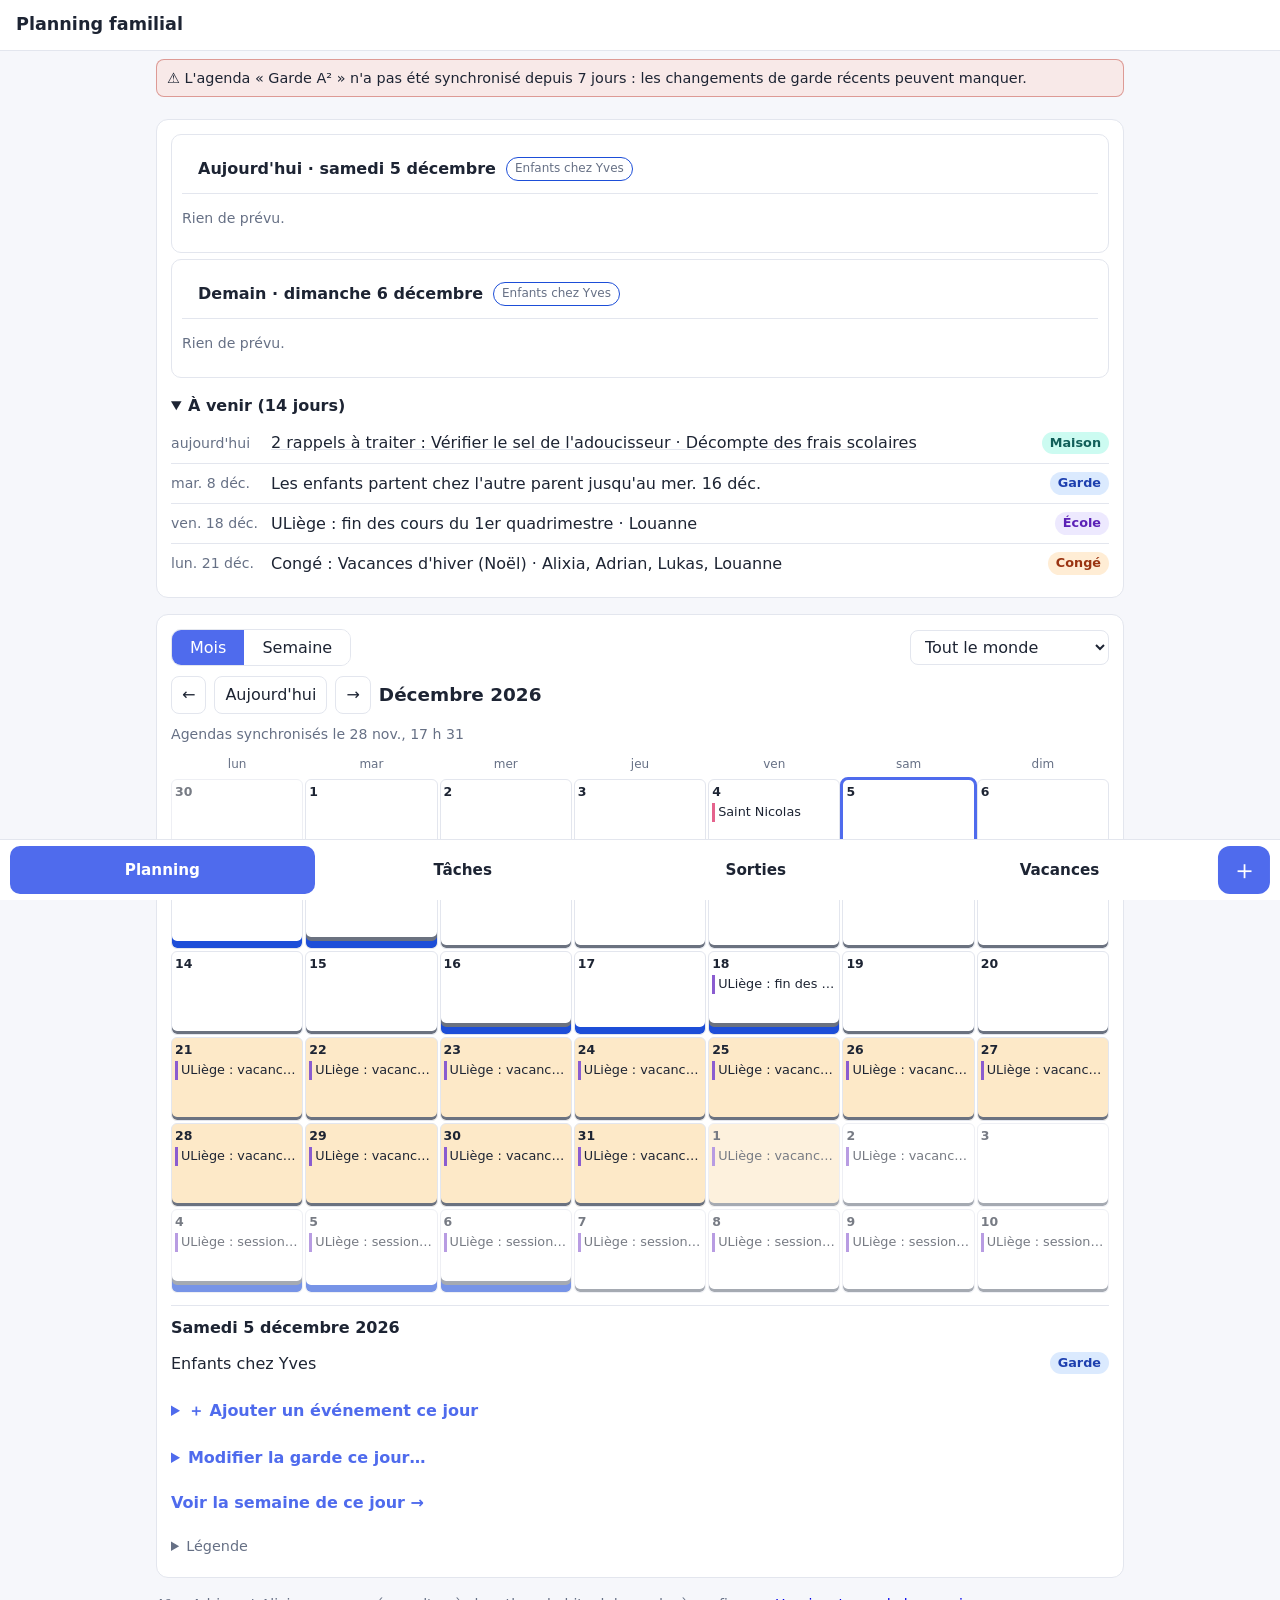
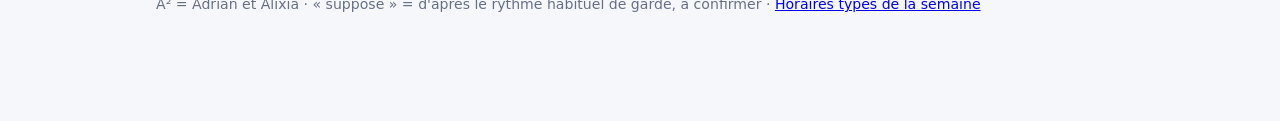
<file: index.html>
<!doctype html>
<html lang="fr">
<head>
<meta charset="utf-8">
<meta name="viewport" content="width=device-width,initial-scale=1">
<meta name="theme-color" content="#4f6bed">
<link rel="manifest" href="manifest.webmanifest">
<link rel="apple-touch-icon" href="assets/icon-192.png">
<title>Planning familial</title>
<link rel="stylesheet" href="assets/style.css">
</head>
<body>
<header><h1>Planning familial</h1></header>
<main>
  <section class="card home" id="home" aria-label="Aujourd'hui, demain et à anticiper">
    <div id="homeAlerts" role="status"></div>
    <div id="homeToday"></div>
    <div id="homeTomorrow"></div>
    <details open class="ahead"><summary><b>À venir (14 jours)</b></summary><ul class="list" id="homeAhead"></ul><div class="more" id="homeMore"></div></details>
  </section>
  <section class="card">
    <div class="bar top">
      <div class="seg" role="group" aria-label="Vue"><button id="vMonth" aria-pressed="true">Mois</button><button id="vWeek" aria-pressed="false">Semaine</button></div>
      <select id="who" title="Voir les événements de" aria-label="Personne"><option value="">Tout le monde</option></select>
    </div>
    <div id="monthView">
      <div class="bar">
        <div class="nav3"><button id="prev" aria-label="Mois précédent">←</button><button id="today">Aujourd'hui</button><button id="next" aria-label="Mois suivant">→</button></div>
        <h2 id="title"></h2>
      </div>
      <p class="muted sync" id="upd"></p>
      <div class="grid" id="grid"></div>
      <div class="detail" id="detail" aria-live="polite"><h3 id="dTitle"></h3><ul class="list" id="dList"></ul><div id="dActions"></div><button type="button" id="toWeek" class="linkbtn">Voir la semaine de ce jour →</button></div>
      <details class="legend-box">
        <summary>Légende</summary>
        <div class="legend">
          <span><i style="background:var(--vac)"></i>Vacances scolaires (FWB)</span>
          <span><i style="background:var(--ferie)"></i>Jour férié ou congé (pas d'école)</span>
          <span><i style="background:#1d4ed8"></i>Enfants chez Yves</span><span><i style="background:#6b7280"></i>Chez l'autre parent</span><span><i style="background:linear-gradient(90deg,#1d4ed8,#6b7280)"></i>Échange</span><span>Barre pâle = garde estimée par règle</span><span>🐱 Lana seule</span><span>🧒 Garde de A² en congé</span>
          <span id="people"></span>
        </div>
      </details>
    </div>
    <div id="weekView" hidden>
      <div class="bar">
        <div class="nav3"><button id="wPrev" aria-label="Semaine précédente">←</button><button id="wToday">Cette semaine</button><button id="wNext" aria-label="Semaine suivante">→</button></div>
        <h2 id="wTitle"></h2>
      </div>
      <label class="check"><input type="checkbox" id="onlyDiff"> Seulement ce qui change</label>
      <p class="wsum" id="wSum" aria-live="polite"></p>
      <div id="weekList"></div>
      <p class="muted">Comparé à la <a href="semaine.html">semaine type</a> (temps scolaire). <span class="diff">Rouge</span> : ce qui change ou s'ajoute ; barré : ce qui n'a pas lieu cette semaine.</p>
    </div>
  </section>
  <p class="muted legend-line">A² = Adrian et Alixia · « supposé » = d'après le rythme habituel de garde, à confirmer · <a href="semaine.html">Horaires types de la semaine</a></p>
</main>
<script src="data/school-holidays.js"></script>
<script src="data/school-holidays-auto.js"></script>
<script src="data/people.js"></script>
<script src="data/custody.js"></script>
<script src="data/school-events.js"></script>
<script src="data/absences.js"></script>
<script src="data/childcare.js"></script>
<script src="data/calendar.js"></script>
<script src="data/calendar-filters.js"></script>
<script src="data/schedules.js"></script>
<script src="assets/common.js"></script>
<script src="assets/schedule.js"></script>
<script src="assets/week.js"></script>
<script src="data/recurring-tasks.js"></script>
<script src="data/sync-config.js"></script>
<script src="assets/tasks-sync.js"></script>
<script src="assets/records.js"></script>
<script>
nav("p");
let cur = new Date(); cur.setDate(1);
Records.apply(); // exceptions de garde, solutions de garde, décisions de vacances enregistrées dans l'application
let events, careByDay, offByDay;
function recompute() {
  events = allEvents();
  careByDay = Object.fromEntries(childcareDays().map(d => [d.date, d]));
  offByDay = Object.fromEntries(daysOff().map(o => [o.date, o.name])); // jours sans école (fériés et congés isolés)
}
recompute();
const whoSel = document.getElementById("who");
const todayIso = () => iso(new Date());
let selDay = todayIso();
whoSel.insertAdjacentHTML("beforeend", PEOPLE.map(p => `<option value="${p.id}">${esc(p.name)}</option>`).join(""));
whoSel.onchange = () => { render(); upcoming(); renderHome(); if (!document.getElementById("weekView").hidden) renderWeek(); };
document.getElementById("people").innerHTML = PEOPLE.map(p => `<span><i style="background:${p.color}"></i>${esc(p.name.replace(/ \(.*\)/, ""))}</span>`).join("");
const visible = e => !whoSel.value || !e.person || e.person.split(",").includes(whoSel.value);
const personName = id => String(id || "").split(",").map(i => ((PEOPLE.find(p => p.id === i) || {}).name || i).replace(/ \(.*\)/, "")).join(", ");
const longDay = k => parse(k).toLocaleDateString("fr-BE", { weekday: "long", day: "numeric", month: "long", year: "numeric" });

// Détail d'un jour (affiché au toucher / au clic) : tout ce qui n'entre pas dans une case du calendrier.
function dayDetail(k) {
  const h = holidayOn(k), c = custodyOn(k), cc = careByDay[k], he = houseEmptyOn(k), rows = [];
  // Congés : une seule ligne regroupant vacances FWB, fériés, congés isolés et vacances ULiège, avec les personnes concernées.
  const conges = congesOn(k).filter(g => !whoSel.value || g.persons.includes(whoSel.value));
  if (conges.length) rows.push(`<li><span class="t">${conges.map(g => `${esc(g.name)} <span class="muted">· ${esc(personName(g.persons.join(",")))}</span>`).join("<br>")}</span>${catTag("Congé")}</li>`);
  if (h && h.type === "rentree") rows.push(`<li><span class="t">${esc(h.name)} <span class="muted">· ${esc(personName(KIDS.join(",")))}</span></span>${catTag("École")}</li>`);
  if (c) rows.push(`<li><span class="t">${c === "moi" ? "Enfants chez Yves" : c === "autre" ? "Enfants chez l'autre parent" : "Jour de passage"}${(window.CUSTODY_OVERRIDES || {})[k] ? " <span class=\"muted\">(modifié à la main)</span>" : custodyEstimated(k) ? " <span class=\"muted\">(estimé par règle)</span>" : ""}</span>${catTag("Garde")}</li>`);
  if (cc) rows.push(`<li><span class="t">🧒 Garde d'Adrian et Alixia pendant le congé : ${esc(cc.solution || "à organiser")}</span>${catTag("Garde")}</li>`);
  if (he) rows.push(`<li><span class="t">🐱 Lana seule à la maison : ${he.sitter ? "gardée par " + esc(he.sitter) : "personne ne la garde pour l'instant"}</span>${catTag("Maison")}</li>`);
  events.filter(e => visible(e) && inRange(k, e.date, e.end) && !CONGE_EVENT.test(e.title)).forEach(e =>
    rows.push(`<li><span class="t"><i class="dot" style="background:${personColor(e.person)}"></i>${e.time ? esc(e.time) + (e.timeEnd ? "–" + esc(e.timeEnd) : "") + " " : ""}${esc(e.title)}${e.person ? ` <span class="muted">· ${esc(personName(e.person))}</span>` : e.rec ? ` <span class="muted">· Famille</span>` : e.source ? ` <span class="muted">· ${esc(calendarLabel(e.source))}</span>` : ""}${e.note ? `<small class="note">${esc(e.note)}</small>` : ""}</span>${e.rec ? `<span class="dacts"><button class="mini" data-evedit="${esc(e.rec)}">Modifier</button><button class="mini" data-evdel="${esc(e.rec)}" aria-label="Supprimer ${esc(e.title)}">Supprimer</button></span>` : ""}</li>`));
  return rows.length ? rows.join("") : `<li class="muted">Rien de particulier ce jour-là.</li>`;
}

// Événements saisis dans le site (rendez-vous, sorties, déplacements) : enregistrés comme les tâches, partagés entre appareils.
let editing = null, notice = ""; // editing : enregistrement en cours de modification ({} = nouvel événement) ; notice : avertissements après un enregistrement
function eventForm(k) {
  const r = editing || {}, picked = String(r.person || "").split(",").filter(Boolean), more = r.house || r.noschool || r.remind;
  const boxes = PEOPLE.filter(p => !p.pet).map(p => `<label class="check"><input type="checkbox" name="person" value="${esc(p.id)}"${picked.includes(p.id) ? " checked" : ""}> ${esc(p.name.replace(/ \(.*\)/, ""))}</label>`).join("");
  const presets = ["Médecin", "Dentiste", "Sortie", "Voyage"].map(t => `<button type="button" class="mini" data-preset="${t}">${t}</button>`).join("");
  const remind = [["", "À l'heure habituelle (1 h avant, ou la veille à 18 h)"], ["1", "La veille"], ["2", "2 jours avant"], ["3", "3 jours avant"], ["7", "1 semaine avant"], ["14", "2 semaines avant"]].map(([v, l]) => `<option value="${v}"${String(r.remind || "") === v ? " selected" : ""}>${l}</option>`).join("");
  return `<details class="dact" id="evBox"${editing ? " open" : ""}><summary>${r.id ? "Modifier l'événement" : "＋ Ajouter un événement ce jour"}</summary>
    <form id="evForm" class="holform" autocomplete="off">
      ${r.id ? "" : `<div class="dacts" aria-label="Modèles">${presets}</div>`}
      <label class="dlgrow">Titre<input name="title" required maxlength="120" value="${esc(r.title || "")}" placeholder="Ex. Dentiste, Spectacle, Voyage" enterkeyhint="next"></label>
      <div class="two"><label class="dlgrow">Date<input type="date" name="date" required value="${esc(r.date || k)}"></label><label class="dlgrow">Jusqu'au (facultatif)<input type="date" name="end" value="${esc(r.end && r.end !== r.date ? r.end : "")}"></label></div>
      <div class="two"><label class="dlgrow">Heure (facultatif)<input type="time" name="time" value="${esc(r.time || "")}"></label><label class="dlgrow">Fin (facultatif)<input type="time" name="timeEnd" value="${esc(r.timeEnd || "")}"></label></div>
      <fieldset class="checks"><legend class="muted">Qui est concerné ? (personne cochée = toute la famille)</legend>${boxes}</fieldset>
      <label class="dlgrow">Note<input name="note" maxlength="200" value="${esc(r.note || "")}" enterkeyhint="done"></label>
      <details class="dact" id="evMore"${more ? " open" : ""}><summary>Plus d'options (voyage, jour sans école, rappel, répétition)</summary>
        <label class="check"><input type="checkbox" name="house"${r.house ? " checked" : ""}> La maison sera vide (Lana seule)</label>
        <label class="dlgrow">Qui garde Lana (si la maison est vide)<input name="sitter" value="${esc(r.sitter || "")}" maxlength="60"></label>
        <label class="check"><input type="checkbox" name="noschool"${r.noschool ? " checked" : ""}> Jour sans école (journée pédagogique, grève…) pour les personnes cochées</label>
        <label class="dlgrow">Me prévenir<select name="remind">${remind}</select></label>
        <label class="check"><input type="checkbox" name="prep"> Créer une tâche de préparation (la veille)</label>
        ${r.id ? "" : `<div class="two"><label class="dlgrow">Répéter<select name="repeat"><option value="">Une seule fois</option><option value="7">Chaque semaine</option><option value="14">Toutes les 2 semaines</option><option value="m">Chaque mois</option></select></label><label class="dlgrow">Jusqu'au<input type="date" name="until"></label></div>`}
      </details>
      <div class="dacts sticky"><button class="primary">Enregistrer</button>${editing ? `<button type="button" data-evcancel="1">Annuler</button>` : ""}</div>
      <p class="muted" id="evFlash" aria-live="polite"></p>
    </form></details>`;
}
function dayActions(k) {
  const cur = (window.CUSTODY_OVERRIDES || {})[k], kids = ["alixia", "adrian", "lukas"].map(i => `<option value="${i}">${esc(personName(i))}</option>`).join("");
  return (notice ? `<div id="evNotice">${notice}</div>` : "") + eventForm(k) + `<details class="dact"><summary>Modifier la garde ce jour…</summary>
    <div class="dacts"><button data-ov="moi">Enfants chez Yves</button><button data-ov="autre">Chez l'autre parent</button><button data-ov="echange">Jour de passage</button>${cur ? `<button data-ov="">Rétablir le rythme habituel</button>` : ""}</div>
    <label class="dlgrow">Jusqu'au (facultatif : plusieurs jours)<input type="date" id="ovTo" min="${k}"></label>
    <div class="dacts"><select id="sickWho" aria-label="Enfant">${kids}</select><button data-sick="1">Enfant malade ou école fermée : créer la tâche</button></div>
    <p class="muted" id="dFlash" aria-live="polite"></p></details>`;
}
async function applyOverride(v) {
  const k = selDay, picked = (document.getElementById("ovTo") || {}).value, days = [];
  if (!v && !picked) { for (let d = k; (window.CUSTODY_OVERRIDES || {})[d] && days.length < 31; d = addDays(d, 1)) days.push(d); } // rétablir : toute la suite d'exceptions consécutives
  else for (let d = k; d <= (!picked || picked < k ? k : picked) && days.length < 31; d = addDays(d, 1)) days.push(d);
  for (const d of days) { if (v) await Records.put({ id: "o" + d, kind: "override", date: d, who: v }); else await Records.remove("o" + d); }
  recompute(); render(); upcoming(); renderHome(); if (!document.getElementById("weekView").hidden) renderWeek();
}
async function sickTask() {
  const who = document.getElementById("sickWho").value;
  await Records.put({ id: Records.newId("t"), title: `Enfant malade ou école fermée : ${personName(who)} — qui reste à la maison ?`, who: "moi", cat: "Garde", due: selDay, done: false });
  document.getElementById("dFlash").textContent = "Tâche créée dans « Tâches » pour ce jour.";
  renderHome();
}

function render() {
  document.getElementById("title").textContent = cur.toLocaleDateString("fr-BE", { month: "long", year: "numeric" });
  const g = document.getElementById("grid");
  g.innerHTML = ["lun", "mar", "mer", "jeu", "ven", "sam", "dim"].map(d => `<div class="dow">${d}</div>`).join("");
  const first = new Date(cur);
  const offset = (first.getDay() + 6) % 7;
  const start = new Date(first); start.setDate(1 - offset);
  const today = todayIso();
  for (let i = 0; i < 42; i++) {
    const d = new Date(start); d.setDate(start.getDate() + i);
    const k = iso(d), h = holidayOn(k), c = custodyOn(k);
    const cls = ["day", d.getMonth() !== cur.getMonth() && "other", k === today && "today", k === selDay && "sel",
      (h && h.type === "ferie") || (!h && offByDay[k]) ? "ferie" : h && h.type === "vacances" ? "vac" : "", c && "garde-" + c, c && custodyEstimated(k) && "est"].filter(Boolean).join(" ");
    const list = events.filter(e => visible(e) && inRange(k, e.date, e.end));
    const evs = list.slice(0, 4)
      .map(e => `<span class="ev" style="border-color:${personColor(e.person)}" title="${esc(e.title)}">${esc((e.time ? e.time + " " : "") + e.title)}</span>`).join("");
    const dots = [...(careByDay[k] ? [personColor("alixia")] : []), ...(houseEmptyOn(k) ? [personColor("lana")] : []),
      ...((h && h.type === "ferie") || offByDay[k] ? ["#d92d20"] : []), ...list.map(e => personColor(e.person))];
    const dotHtml = dots.slice(0, 6).map(col => `<i style="background:${col}"></i>`).join("") + (dots.length > 6 ? `<b>+${dots.length - 6}</b>` : "");
    g.insertAdjacentHTML("beforeend", `<div class="${cls}" data-d="${k}" role="button" tabindex="0" aria-label="${esc(longDay(k))}"><span class="n">${d.getDate()}</span><span class="evs">${careByDay[k] ? `<span class="ev" style="border-color:${personColor("alixia")}" title="Garde de A² pendant le congé">🧒 ${esc(careByDay[k].solution || "garde à organiser")}</span>` : ""}${houseEmptyOn(k) ? `<span class="ev" style="border-color:${personColor("lana")}" title="Lana seule">🐱 ${esc(houseEmptyOn(k).sitter || "à organiser")}</span>` : ""}${h && h.type !== "vacances" ? `<span class="ev">${esc(h.name)}</span>` : ""}${evs}</span><span class="dots">${dotHtml}</span></div>`);
  }
  document.getElementById("dTitle").textContent = longDay(selDay);
  document.getElementById("dList").innerHTML = dayDetail(selDay);
  document.getElementById("dActions").innerHTML = dayActions(selDay);
  document.getElementById("upd").textContent = window.CALENDAR_UPDATED ? "Agendas synchronisés le " + new Date(window.CALENDAR_UPDATED).toLocaleString("fr-BE", { day: "numeric", month: "short", hour: "2-digit", minute: "2-digit" }).replace(":", " h ") : "Agendas Google non synchronisés";
}

function upcoming() {} // fusionné dans « À venir (14 jours) » (renderHome)

// Écran d'accueil : alertes, aujourd'hui, demain, à anticiper (14 prochains jours).
function renderHome() {
  const today = todayIso(), tomorrow = addDays(today, 1), who = whoSel.value;
  const dayOf = k => WeekView.model(WeekView.mondayOf(k), events, careByDay).days.find(d => d.k === k);
  const long = k => parse(k).toLocaleDateString("fr-BE", { weekday: "long", day: "numeric", month: "long" });
  const tasks = Records.local().filter(t => !t.kind && !t.dismissed && !t.done), range = (a, b) => (a === b ? fmt(parse(a)) : `du ${fmt(parse(a))} au ${fmt(parse(b))}`);
  const undated = tasks.filter(t => !t.due);
  const late = tasks.filter(t => t.due && t.due < today), soon = tasks.filter(t => t.due && t.due >= today && t.due <= addDays(today, 3));
  const list = a => a.slice(0, 3).map(t => esc(t.title)).join(" · ") + (a.length > 3 ? " …" : "");
  const alerts = [];
  if (late.length) alerts.push(["bad", `<a href="taches.html">⚠ ${late.length} tâche${late.length > 1 ? "s" : ""} en retard</a> : ${list(late)}`]);
  if (soon.length) alerts.push(["warn", `<a href="taches.html">${soon.length} tâche${soon.length > 1 ? "s" : ""} à faire d'ici 3 jours</a> : ${list(soon)}`]);
  // Sorties à deux : invitation (pas un reproche) quand la dernière date de plus de 3 semaines, sauf si une sortie est déjà prévue dans les 14 jours.
  // Seulement après une première sortie notée.
  const lastOut = lastOuting(Records.local());
  if (lastOut && !Records.of("event").some(r => r.outing && r.date >= today && r.date <= addDays(today, 14))) {
    const dOut = Math.round((parse(today) - parse(lastOut)) / MS);
    if (dOut > OUTING_GOAL_DAYS) alerts.push(["warn", `<a href="sorties.html">Ça fait ${Math.floor(dOut / 7)} semaines : une soirée à deux ?</a> Voir les occasions`]);
  }
  if (undated.length) alerts.push(["warn", `<a href="taches.html">${undated.length} tâche${undated.length > 1 ? "s" : ""} sans date</a> : ${list(undated)}`]);
  childcareGaps().filter(g => g.end >= today && g.start <= addDays(today, 14)).forEach(g => alerts.push(["bad", `<a href="taches.html">Garde d'Adrian et Alixia à organiser</a> ${range(g.start, g.end)} (${esc(g.holiday.replace(/ \(.*\)/, ""))})`]));
  // Séjours préparés sur ce téléphone : hébergement à choisir, puis vérification de la veille
  localSejours().filter(s => s.end >= today && s.start <= addDays(today, 21)).forEach(s => {
    const nm = esc(s.dest.name), until = Math.round((parse(s.start) - parse(today)) / MS);
    if (!s.kept.some(p => p.cat === "sleep")) alerts.push(["warn", `<a href="sejour.html?id=${esc(s.id)}">Séjour à ${nm} ${until > 0 ? "dans " + until + " jour" + (until > 1 ? "s" : "") : "en cours"} : hébergement pas encore choisi</a>`]);
    const todo = s.kept.filter(p => !(s.confirmed || {})[p.id]);
    if (until <= 2 && until >= 0 && todo.length) alerts.push(["bad", `<a href="sejour.html?id=${esc(s.id)}">Séjour à ${nm} ${until === 0 ? "aujourd'hui" : until === 1 ? "demain" : "après-demain"} : re-vérifier horaires et ouverture</a> (${todo.length} lieu${todo.length > 1 ? "x" : ""} à confirmer)`]);
  });
  (window.HOUSE_EMPTY || []).filter(a => !a.sitter && a.end >= today && a.start <= addDays(today, 30)).forEach(a => alerts.push(["bad", `<a href="taches.html">Qui garde Lana ?</a> ${range(a.start, a.end)}`]));
  (window.SCHOOL_HOLIDAYS || []).filter(h => h.type === "vacances" && h.end >= today && h.start <= addDays(today, 42)).forEach(h => {
    let est = false; for (let k = h.start > today ? h.start : today; k <= h.end; k = addDays(k, 1)) if (custodyEstimated(k)) est = true;
    if (est) alerts.push(["warn", `Garde supposée (rythme habituel) pendant ${esc(h.name.replace(/ \(.*\)/, ""))} (${range(h.start, h.end)}) : à confirmer avec l'autre parent`]);
  });
  document.getElementById("homeAlerts").innerHTML = alerts.map(([l, h]) => `<p class="alert ${l}">${h}</p>`).join("");
  const opts = { who, compact: true };
  document.getElementById("homeToday").innerHTML = WeekView.card(dayOf(today), { ...opts, title: `Aujourd'hui · ${long(today)}` });
  document.getElementById("homeTomorrow").innerHTML = WeekView.card(dayOf(tomorrow), { ...opts, title: `Demain · ${long(tomorrow)}` });
  // À venir (14 jours) : une seule liste, triée par date et sans doublon — tâches proches, rendez-vous et événements, école, congés, changement de garde.
  // Les rappels annuels sont regroupés en une ligne (la liste complète est dans Tâches).
  const lim = addDays(today, 14), known = new Set(Records.local().filter(t => !t.kind).map(t => t.title)), rows = [], seen = new Set();
  const add = (d, text, tag, href) => { const key = d + "|" + text; if (seen.has(key)) return; seen.add(key); rows.push({ d, text, tag, href }); };
  tasks.filter(t => t.due && t.due > today && t.due <= lim && (!who || t.who === who || t.who === "famille")).forEach(t => add(t.due, t.title + (t.time ? " à " + t.time.replace(":", " h ") : ""), t.cat, "taches.html"));
  events.filter(e => visible(e) && e.end >= today && e.date <= lim && !CONGE_EVENT.test(e.title) && !/^ULiège : (vacances|congé)/.test(e.title))
    .forEach(e => add(e.date < today ? today : e.date, (e.time ? e.time + " " : "") + e.title + (e.todo ? " — " + e.todo : "") + (e.person ? " · " + personName(e.person) : e.rec ? " · Famille" : ""), e.rec ? (e.outing ? "Sorties" : "Rendez-vous") : calendarLabel(e.source)));
  congesUpcoming(today, addDays(today, 30)).filter(c => c.start > today).forEach(c => add(c.start, "Congé : " + c.name + " · " + personName(c.groups.flatMap(g => g.persons).join(",")), "Congé"));
  custodyPeriods().filter(p => p.start > today && p.start <= lim).slice(0, 1).forEach(p => add(p.start, (p.who === "moi" ? "Les enfants arrivent chez Yves" : "Les enfants partent chez l'autre parent") + " jusqu'au " + fmt(parse(p.end)), "Garde"));
  const annual = annualTasks(today).filter(t => t.due <= addDays(today, 21) && !known.has(t.title) && (!who || t.who === who || t.who === "famille"));
  if (annual.length) add(annual[0].due, `${annual.length} rappel${annual.length > 1 ? "s" : ""} à traiter : ${annual.slice(0, 3).map(t => t.title.replace(/ \(.*$/, "")).join(" · ")}${annual.length > 3 ? " …" : ""}`, "Maison", "taches.html");
  rows.sort((a, b) => a.d.localeCompare(b.d));
  const li = r => `<li class="item up"><span class="muted when">${r.d === today ? "aujourd'hui" : fmt(parse(r.d))}</span><span class="t">${r.href ? `<a href="${r.href}">${esc(r.text)}</a>` : esc(r.text)}</span><span class="meta">${catTag(r.tag)}</span></li>`;
  document.getElementById("homeAhead").innerHTML = rows.slice(0, 8).map(li).join("") || `<li class="muted">Rien d'urgent dans les 14 prochains jours.</li>`;
  document.getElementById("homeMore").innerHTML = rows.length > 8 ? `<details><summary>${rows.length - 8} autre${rows.length - 8 > 1 ? "s" : ""}</summary><ul class="list">${rows.slice(8).map(li).join("")}</ul></details>` : "";
}

function goMonth(n) {
  cur.setMonth(cur.getMonth() + n);
  const t = new Date();
  selDay = cur.getFullYear() === t.getFullYear() && cur.getMonth() === t.getMonth() ? todayIso() : iso(cur);
  render();
}
// Vue semaine : semaine type comparée à la réalité (assets/week.js).
let weekStart = WeekView.mondayOf(todayIso());
function renderWeek() {
  const who = whoSel.value, sun = addDays(weekStart, 6), now = todayIso();
  document.getElementById("wTitle").textContent = `Semaine du ${fmt(parse(weekStart))} au ${fmt(parse(sun))}${weekStart === WeekView.mondayOf(now) ? " (en cours)" : ""}`;
  const r = WeekView.html(weekStart, events.filter(e => !who || !e.person || String(e.person).split(",").includes(who)), careByDay, { who, onlyDiff: document.getElementById("onlyDiff").checked });
  document.getElementById("weekList").innerHTML = r.html;
  const sum = document.getElementById("wSum");
  sum.className = "wsum " + (r.diffs ? "bad" : "ok");
  sum.textContent = r.diffs ? `${r.diffs} changement${r.diffs > 1 ? "s" : ""} par rapport à la semaine type` : "Semaine conforme à la semaine type";
}
function setView(v) {
  document.getElementById("monthView").hidden = v !== "month"; document.getElementById("weekView").hidden = v !== "week";
  document.getElementById("vMonth").setAttribute("aria-pressed", v === "month"); document.getElementById("vWeek").setAttribute("aria-pressed", v === "week");
  try { sessionStorage.setItem("planning-view", v); } catch (e) {}
  if (v === "week") renderWeek();
}
document.getElementById("vMonth").onclick = () => setView("month");
document.getElementById("vWeek").onclick = () => setView("week");
document.getElementById("wPrev").onclick = () => { weekStart = addDays(weekStart, -7); renderWeek(); };
document.getElementById("wNext").onclick = () => { weekStart = addDays(weekStart, 7); renderWeek(); };
document.getElementById("wToday").onclick = () => { weekStart = WeekView.mondayOf(todayIso()); renderWeek(); };
document.getElementById("onlyDiff").onchange = renderWeek;
document.getElementById("toWeek").onclick = () => { weekStart = WeekView.mondayOf(selDay); setView("week"); window.scrollTo({ top: 0 }); };

document.getElementById("prev").onclick = () => goMonth(-1);
document.getElementById("next").onclick = () => goMonth(1);
document.getElementById("today").onclick = () => { cur = new Date(); cur.setDate(1); selDay = todayIso(); render(); };
document.getElementById("detail").addEventListener("click", e => {
  const b = e.target.closest("button"); if (!b) return;
  if (b.dataset.ov !== undefined) applyOverride(b.dataset.ov);
  if (b.dataset.sick) sickTask();
  if (b.dataset.preset) {
    const t = document.querySelector("#evForm [name=title]");
    if (b.dataset.preset === "Sortie") { t.value = "Sortie à deux"; document.getElementById("evForm").dataset.outing = "1"; ["moi", "emilie"].forEach(id => { document.querySelector(`#evForm [name=person][value=${id}]`).checked = true; }); }
    else if (!t.value.trim()) t.value = b.dataset.preset + (b.dataset.preset === "Voyage" ? "" : " : ");
    t.focus();
    if (b.dataset.preset === "Voyage") { document.getElementById("evMore").open = true; document.querySelector("#evForm [name=house]").checked = true; }
  }
  if (b.dataset.evedit) { editing = Records.of("event").find(r => String(r.id) === b.dataset.evedit) || null; notice = ""; render(); const f = document.getElementById("evBox"); if (f) f.scrollIntoView({ block: "center" }); }
  if (b.dataset.evcancel) { editing = null; render(); }
  if (b.dataset.evdel) deleteEvent(b.dataset.evdel);
});
// Supprime un événement (et sa série, si l'utilisateur le demande) avec ses tâches de préparation.
async function deleteEvent(id) {
  const r = Records.of("event").find(x => String(x.id) === id); if (!r) return;
  let ids = [r.id];
  if (r.series) {
    const later = Records.of("event").filter(x => x.series === r.series && x.date >= r.date);
    if (later.length > 1 && confirm(`« ${r.title} » se répète : supprimer cette occurrence et les ${later.length - 1} suivantes ?\nOK = toute la suite · Annuler = choisir`)) ids = later.map(x => x.id);
    else if (!confirm(`Supprimer seulement « ${r.title} » du ${fmt(parse(r.date))} ?`)) return;
  } else if (!confirm(`Supprimer « ${r.title} » ?`)) return;
  for (const x of ids) { await Records.remove(x); await Records.remove("prep-" + x); await Records.remove("trip-" + x); }
  notice = ""; redrawAll();
}
const redrawAll = () => { recompute(); render(); upcoming(); renderHome(); if (!document.getElementById("weekView").hidden) renderWeek(); };
// Avertissements après l'enregistrement d'un déplacement ou d'un jour sans école.
function eventNotice(r) {
  const out = [], who = personName(r.person || "");
  if (r.house) out.push(r.sitter ? `Lana : gardée par ${esc(r.sitter)}.` : `Lana sera seule : <b>personne ne la garde pour l'instant</b> (une alerte « Qui garde Lana ? » reste affichée tant que ce n'est pas noté).`);
  if (r.date !== (r.end || r.date) || r.house || r.noschool) {
    schoolDaysMissed(r.date, r.end || r.date, r.person).forEach(m => out.push(`${esc(personName(m.person))} : ${m.days.length} jour${m.days.length > 1 ? "s" : ""} ${m.person === "louanne" ? "de cours" : "d'école"} manqué${m.days.length > 1 ? "s" : ""} (${m.days.slice(0, 4).map(k => esc(fmt(parse(k)))).join(", ")}${m.days.length > 4 ? "…" : ""}).`));
  }
  if (r.noschool) out.push(`Pas d'école pour ${esc(who || "les enfants")} ce jour-là : la garde de A² à organiser est recalculée.`);
  return out.length ? `<p class="alert warn">${out.join("<br>")}</p>` : "";
}
document.getElementById("detail").addEventListener("submit", async e => {
  if (e.target.id !== "evForm") return;
  e.preventDefault();
  const f = new FormData(e.target), v = n => (f.get(n) || "").toString().trim();
  const rec = { ...(editing && editing.id ? editing : {}), id: editing && editing.id ? editing.id : Records.newId("e"), kind: "event", title: v("title"), date: v("date"), end: v("end"), time: v("time"), timeEnd: v("timeEnd"), person: f.getAll("person").join(","), note: v("note"),
    house: f.has("house"), sitter: v("sitter"), noschool: f.has("noschool"), remind: v("remind") };
  if (editing && editing.series) rec.series = editing.series;
  if (e.target.dataset.outing) { rec.outing = true; rec.otype = rec.otype || "heures"; } // préréglage « Sortie » : compté comme une sortie à deux
  const flash = t => { document.getElementById("evFlash").textContent = t; };
  if (!rec.title || !rec.date) return flash("Titre et date obligatoires.");
  if (rec.end && rec.end < rec.date) return flash("La date de fin précède le début.");
  if (rec.timeEnd && !rec.time) return flash("Indiquez l'heure de début avant l'heure de fin.");
  if (rec.time && rec.timeEnd && rec.timeEnd <= rec.time && (!rec.end || rec.end === rec.date)) return flash("L'heure de fin doit suivre l'heure de début.");
  const repeat = v("repeat"), until = v("until");
  if (repeat && until && until < rec.date) return flash("La répétition s'arrête avant la première date.");
  // Répétition : une occurrence par semaine, par quinzaine ou par mois jusqu'à la date indiquée (6 mois par défaut, 60 occurrences au plus)
  const list = [rec];
  if (repeat) {
    rec.series = rec.id; const stop = until || addDays(rec.date, 183), span = rec.end ? Math.round((parse(rec.end) - parse(rec.date)) / MS) : 0;
    for (let i = 1; i < 60; i++) {
      const d = repeat === "m" ? iso(new Date(+rec.date.slice(0, 4), +rec.date.slice(5, 7) - 1 + i, +rec.date.slice(8))) : addDays(rec.date, i * +repeat);
      if (d > stop) break;
      list.push({ ...rec, id: `${rec.id}-${i}`, date: d, end: rec.end ? addDays(d, span) : "" });
    }
  }
  const today = todayIso(), prep = [];
  if (f.has("prep")) prep.push({ id: "prep-" + rec.id, title: `Préparer : ${rec.title}`, cat: "Autre", who: rec.person && !rec.person.includes(",") ? rec.person : "moi", due: addDays(rec.date, -1) < today ? today : addDays(rec.date, -1), done: false });
  if (rec.house || (rec.end && rec.end > rec.date && rec.person.split(",").length >= 2)) prep.push({ id: "trip-" + rec.id, title: `Avant le départ « ${rec.title} » : documents d'identité, courrier, plantes, voiture, réservations`, cat: "Vacances", who: "moi", due: addDays(rec.date, -7) < today ? today : addDays(rec.date, -7), done: false });
  editing = null; selDay = rec.date; cur = new Date(parse(selDay)); cur.setDate(1); notice = eventNotice(rec);
  for (const r of list) await Records.put(r);
  for (const t of prep) if (!Records.local().some(x => x.id === t.id && x.done)) await Records.put(t);
  redrawAll();
});
const pick = e => { const c = e.target.closest(".day"); if (c) { selDay = c.dataset.d; editing = null; notice = ""; render(); const f = document.querySelector(".day.sel"); if (f) f.focus({ preventScroll: true }); } };
document.getElementById("grid").addEventListener("click", pick);
document.getElementById("grid").addEventListener("keydown", e => { if (e.key === "Enter" || e.key === " ") { e.preventDefault(); pick(e); } });
render(); upcoming(); renderHome();
// Synchronisation au chargement, puis à chaque retour sur la page (application rouverte, réseau revenu, minuit passé).
const redraw = redrawAll;
Records.refresh().then(changed => { if (changed) redraw(); });
Records.watch(({ newDay }) => {
  if (newDay) { selDay = todayIso(); cur = new Date(); cur.setDate(1); weekStart = WeekView.mondayOf(todayIso()); } // la page est restée ouverte : « aujourd'hui » avance
  redraw();
});
try { if (sessionStorage.getItem("planning-view") === "week") setView("week"); } catch (e) {}
// Bouton ＋ du menu (depuis n'importe quelle page) : ouvre le formulaire d'événement sur aujourd'hui
function openNewEvent() { selDay = todayIso(); cur = new Date(); cur.setDate(1); editing = {}; notice = ""; setView("month"); render(); const f = document.getElementById("evBox"); if (f) { f.scrollIntoView({ block: "center" }); const t = f.querySelector("[name=title]"); if (t) t.focus({ preventScroll: true }); } }
if (location.hash === "#new-event") openNewEvent();
document.getElementById("fabMenu").addEventListener("click", e => { const a = e.target.closest("a[href=\"index.html#new-event\"]"); if (a) { e.preventDefault(); openNewEvent(); } });
addEventListener("hashchange", () => { if (location.hash === "#new-event") openNewEvent(); });
</script>
</body>
</html>
</file>
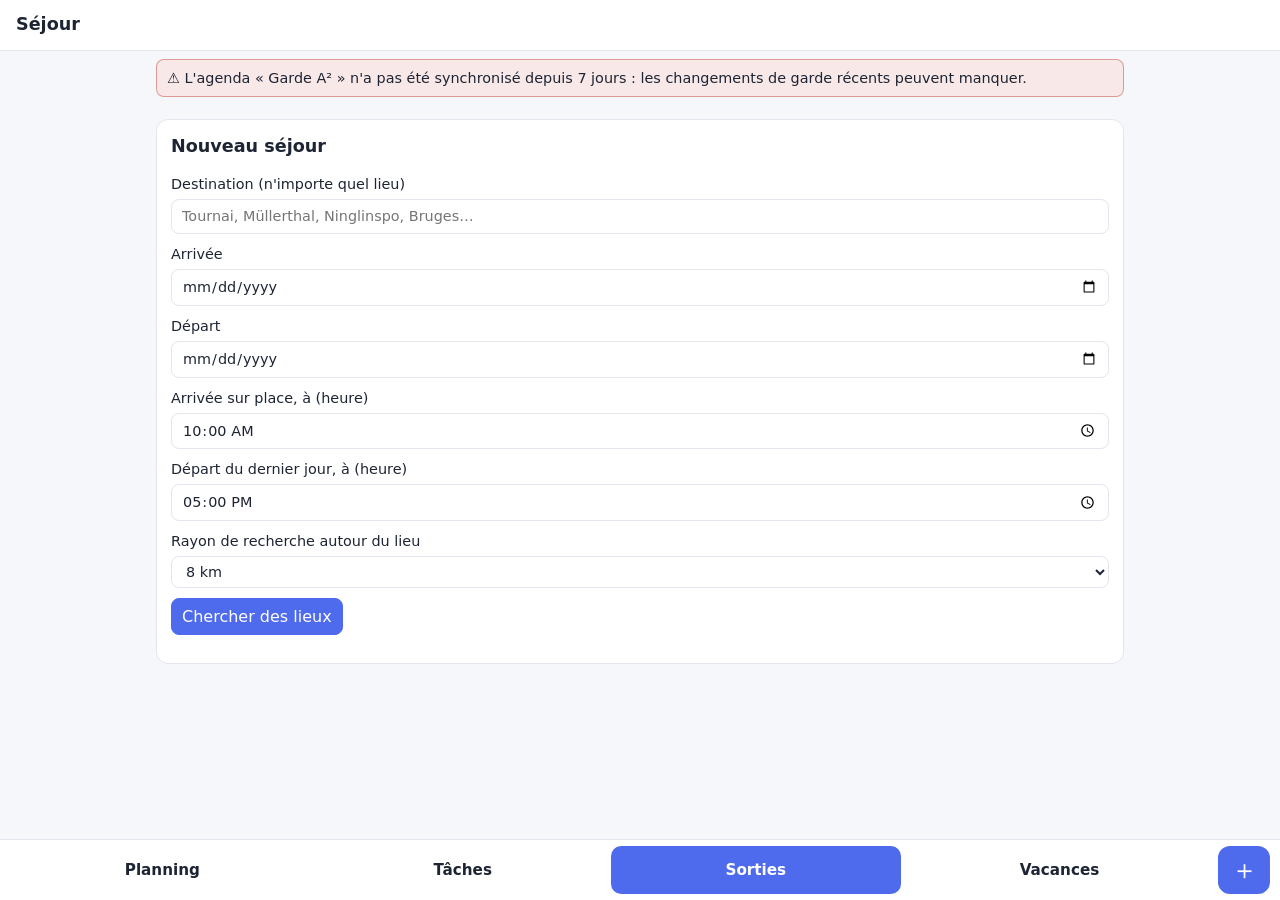
<file: sejour.html>
<!doctype html>
<html lang="fr">
<head>
<meta charset="utf-8">
<meta name="viewport" content="width=device-width,initial-scale=1">
<meta name="theme-color" content="#4f6bed">
<link rel="manifest" href="manifest.webmanifest">
<link rel="apple-touch-icon" href="assets/icon-192.png">
<title>Séjour</title>
<link rel="stylesheet" href="assets/style.css">
</head>
<body>
<header><h1>Séjour</h1></header>
<main>
  <section class="card" id="listBox" hidden>
    <h2 style="margin-top:0;font-size:1.1rem">Mes séjours</h2>
    <p class="muted" style="margin-top:0">Gardés sur ce téléphone seulement (pas envoyés aux autres appareils).</p>
    <ul class="list" id="sejours"></ul>
  </section>
  <section class="card">
    <h2 style="margin-top:0;font-size:1.1rem" id="formTitle">Nouveau séjour</h2>
    <form id="form" autocomplete="off">
      <label class="dlgrow"><span>Destination (n'importe quel lieu)</span><input id="fDest" required maxlength="80" placeholder="Tournai, Müllerthal, Ninglinspo, Bruges…" enterkeyhint="search"></label>
      <div class="two"><label class="dlgrow"><span>Arrivée</span><input type="date" id="fStart" required></label><label class="dlgrow"><span>Départ</span><input type="date" id="fEnd" required></label></div>
      <div class="two"><label class="dlgrow"><span>Arrivée sur place, à (heure)</span><input type="time" id="fArrive" value="10:00"></label><label class="dlgrow"><span>Départ du dernier jour, à (heure)</span><input type="time" id="fLeave" value="17:00"></label></div>
      <label class="dlgrow"><span>Rayon de recherche autour du lieu</span><select id="fRadius"><option value="5">5 km (ville)</option><option value="8" selected>8 km</option><option value="15">15 km (région)</option></select></label>
      <div class="dacts"><button class="primary" id="fGo">Chercher des lieux</button></div>
      <p class="muted" id="fErr" role="alert" aria-live="polite"></p>
    </form>
  </section>
  <section id="out" hidden>
    <section class="card" id="ctxBox">
      <h2 style="margin-top:0;font-size:1.1rem" id="ctxTitle"></h2>
      <div id="ctx"></div>
    </section>
    <section class="card" id="planBox" hidden>
      <h2 style="margin-top:0;font-size:1.1rem">Programme proposé</h2>
      <p class="muted" style="margin-top:0">Construit avec vos heures, le soleil, la météo et les lieux ci-dessous. <b>Écarter</b> remplace un lieu par le suivant, <b>Garder</b> le fixe. Les durées (~) et les trajets sont des estimations ; l'ouverture de chaque lieu est à confirmer.</p>
      <div id="plan"></div>
    </section>
    <section class="card" id="keptBox" hidden>
      <h2 style="margin-top:0;font-size:1.1rem">Mon séjour</h2>
      <p class="muted" style="margin-top:0">Appelez ou ouvrez le site officiel, puis touchez « J'ai confirmé ». Rappel : re-vérifier horaires et ouverture la veille du départ.</p>
      <ul class="list" id="kept"></ul>
    </section>
    <section class="card" id="status" hidden><p class="muted" id="statusTxt" aria-live="polite" style="margin:0"></p></section>
    <div id="cats"></div>
    <section class="card">
      <h2 style="margin-top:0;font-size:1.1rem">Prix et disponibilités</h2>
      <p class="muted" style="margin-top:0">Ce site ne connaît ni les prix, ni les chambres libres, ni les avis. Ces pages s'ouvrent déjà remplies avec vos dates (2 adultes) :</p>
      <div class="dacts" id="deep"></div>
    </section>
    <p class="muted" id="credit">Lieux : © contributeurs OpenStreetMap (ODbL) ; fiches « Officiel » : Tourisme Wallonie (CC BY 4.0) et Luxembourg for Tourism (CC BY). Classement automatique, à vérifier : il mesure ce qui est connu, pas l'intérêt pour vous.</p>
  </section>
</main>
<script src="data/school-holidays.js"></script>
<script src="data/school-holidays-auto.js"></script>
<script src="data/people.js"></script>
<script src="data/absences.js"></script>
<script src="data/custody.js"></script>
<script src="data/childcare.js"></script>
<script src="data/school-events.js"></script>
<script src="data/schedules.js"></script>
<script src="data/calendar.js"></script>
<script src="data/calendar-filters.js"></script>
<script src="assets/common.js"></script>
<script src="assets/places.js"></script>
<script>
nav("o");
const $ = id => document.getElementById(id), P = window.Places;
const KEY = "sejours-v1";
const load = () => { try { const a = JSON.parse(localStorage.getItem(KEY)); return Array.isArray(a) ? a : []; } catch (e) { return []; } };
let sejours = load(), cur = null, run = 0, result = null, ctxShared = {};
const persist = () => { try { localStorage.setItem(KEY, JSON.stringify(sejours)); return true; } catch (e) { return false; } };
const dm = k => fmt(parse(k)).replace(/^[^ ]+ /, "");
const WD = ["dim.", "lun.", "mar.", "mer.", "jeu.", "ven.", "sam."];
const dayLong = k => `${WD[parse(k).getDay()]} ${dm(k)}`;
const clockTime = d => d.toLocaleTimeString("fr-BE", { hour: "2-digit", minute: "2-digit" }).replace(":", " h ");
const range = s => s.start === s.end ? dayLong(s.start) : `${dayLong(s.start)} au ${dayLong(s.end)}`;
const ferieIn = (a, b) => { for (let k = a; k <= b; k = addDays(k, 1)) { const h = (window.SCHOOL_HOLIDAYS || []).find(x => x.type === "ferie" && inRange(k, x.start, x.end)); if (h) return { date: k, name: h.name || "jour férié" }; } return null; };

// ---- Liste des séjours ----------------------------------------------------------------
function renderList() {
  const t = iso(new Date());
  $("listBox").hidden = !sejours.length;
  $("sejours").innerHTML = sejours.slice().sort((a, b) => a.start.localeCompare(b.start)).map(s => `<li class="item"><span class="t"><b>${esc(s.dest.name)}</b>${s.end < t ? " (passé)" : ""}<small class="note">${esc(range(s))} · ${s.kept.length} lieu${s.kept.length > 1 ? "x" : ""} gardé${s.kept.length > 1 ? "s" : ""}</small></span><span class="dacts"><button class="mini" data-open="${esc(s.id)}">Ouvrir</button><button class="mini" data-delsej="${esc(s.id)}" aria-label="Supprimer le séjour ${esc(s.dest.name)}">Supprimer</button></span></li>`).join("");
}

// ---- Résultat -------------------------------------------------------------------------
const trustHtml = (p, s) => { const c = s.confirmed[p.id]; if (c) return `<span class="trust trust-ok">Confirmé par vous le ${esc(dm(c))}</span>`;
  return `<span class="trust trust-${p.trust.level}" title="${esc(p.trust.why)}">${{ ok: "Vérifié", conf: "Source ouverte à confirmer", non: "Non vérifié" }[p.trust.level]}</span>`; };
function placeLinks(p, city) {
  const l = [];
  if (p.website) l.push(`<a href="${esc(p.website)}" target="_blank" rel="noopener">Site</a>`);
  const tel = p.phone && String(p.phone).replace(/[^\d+]/g, ""); if (tel && tel.length > 5) l.push(`<a href="tel:${esc(tel)}">${esc(p.phone)}</a>`);
  l.push(`<a href="${esc(P.links.maps(p.name, city))}" target="_blank" rel="noopener">Maps</a>`); if (p.osm) l.push(`<a href="${esc(p.osm)}" target="_blank" rel="noopener" title="Fiche source OpenStreetMap">OSM</a>`);
  return `<span class="plinks">${l.join(" ")}</span>`;
}
function hoursLine(p, s) {
  const f = ferieIn(s.start, s.end), be = s.dest.cc === "be";
  const day = f && be ? `jour férié en Belgique le ${dm(f.date)}` : "";
  const raw = p.hours ? `selon OpenStreetMap : « ${esc(p.hours.length > 70 ? p.hours.slice(0, 70) + "…" : p.hours)} »` : "horaires inconnus";
  return `<small class="note">${raw} · à confirmer${day ? " (" + esc(day) + ")" : ""}</small>`;
}
function placeHtml(p, s, kept) {
  const warn = p.warn.length ? `<small class="note warn">${p.warn.map(esc).join(" · ")}</small>` : "";
  const t = p.terms ? `<details class="dact"><summary>Pourquoi ce lieu ?</summary><p class="muted">${esc(P.why(p))}. Score ${p.score}/100 : proximité ${p.terms.proximite}/35, notoriété ${p.terms.notoriete}/25, informations ${p.terms.completude}/20, saison ${p.terms.saison}/20. Confiance : ${esc(p.trust.why)}.</p></details>` : "";
  const tp = esc(P.TYPE_FR[p.type] || p.type);
  const btns = kept ? `<span class="dacts"><button class="mini" data-confirm="${esc(p.id)}" aria-pressed="${!!s.confirmed[p.id]}">${s.confirmed[p.id] ? "Confirmé ✓" : "J'ai confirmé"}</button><button class="mini" data-unkeep="${esc(p.id)}">Retirer</button></span>`
    : `<span class="dacts"><button class="mini" data-keep="${esc(p.id)}" aria-label="Garder ${esc(p.name)}">Garder</button><button class="mini" data-drop="${esc(p.id)}" aria-label="Écarter ${esc(p.name)}">Écarter</button></span>`;
  return `<li class="item place"><span class="t"><b>${esc(p.name)}</b> <small>${tp}</small> ${trustHtml(p, s)}${p.official ? ` <span class="trust trust-ok" title="${esc(p.official.src)} (${esc(p.official.lic || "CC BY")})${p.official.mod ? ", fiche du " + new Date(p.official.mod).toLocaleDateString("fr-BE") : ""}">Officiel</span>` : ""}<span class="occ-note">${esc(P.why(p, p.min))}</span>${p.desc ? `<small class="note">${esc(p.desc)}${p.desc.length >= 160 ? "…" : ""} (${esc(p.official.src)})</small>` : ""}${hoursLine(p, s)}${warn}${placeLinks(p, s.dest.name)}${kept ? "" : t}</span>${btns}</li>`;
}
function renderResult() {
  const s = cur; if (!s) return; $("out").hidden = false;
  const drop = new Set(s.dropped), keep = new Set(s.kept.map(p => p.id));
  renderPlan();
  $("keptBox").hidden = !s.kept.length;
  $("kept").innerHTML = s.kept.map(p => placeHtml(p, s, true)).join("");
  if (!result) { $("cats").innerHTML = ""; return; }
  $("cats").innerHTML = Object.entries(P.CATS).map(([c, label]) => {
    const r = result[c], cut = p => !drop.has(p.id) && !keep.has(p.id);
    // un lieu écarté est remplacé par le suivant du classement
    const top = r.top.filter(cut), spare = r.others.filter(p => cut(p) && !top.includes(p) && (!p.warn.length)).slice(0, 6 - top.length);
    const shown = [...top, ...spare], rest = r.others.filter(p => cut(p) && !shown.includes(p));
    const hint = c === "sleep" ? `<p class="muted" style="margin-top:0">Pas de prix ni de chambres libres ici : voir « Prix et disponibilités » plus bas. Campings exclus de novembre à mars.</p>` : "";
    return `<section class="card"><h2 style="margin-top:0;font-size:1.1rem">${label}</h2>${hint}<ul class="list">${shown.length ? shown.map(p => placeHtml(p, s)).join("") : `<li class="muted">Aucun lieu bien renseigné trouvé.</li>`}</ul>` +
      (rest.length ? `<details class="dact"><summary>${rest.length} autre${rest.length > 1 ? "s" : ""} (peu renseignés, à confirmer)</summary><ul class="list">${rest.slice(0, 25).map(p => placeHtml(p, s)).join("")}</ul></details>` : "") + `</section>`;
  }).join("");
}
function renderCtx(extra) {
  const s = cur, d = s.dest, parts = [];
  parts.push(`<p style="margin:0 0 6px"><b>${esc(range(s))}</b> · ${esc(d.label.split(",").slice(0, 3).join(","))} <a href="${esc(d.osm || "#")}" target="_blank" rel="noopener">OSM</a></p>`);
  if (extra.route) parts.push(`<p style="margin:0 0 6px">De ${esc(P.HOME.name)} : <b>${extra.route.min >= 60 ? Math.floor(extra.route.min / 60) + " h " + String(extra.route.min % 60).padStart(2, "0") : extra.route.min + " min"}</b> en voiture, ${extra.route.km} km${extra.route.est ? " (estimation à vol d'oiseau)" : ""}.</p>`);
  const sun = P.sun(s.start, d.lat, d.lon);
  if (sun) parts.push(`<p style="margin:0 0 6px">Le ${esc(dm(s.start))} : lever ${clockTime(sun.rise)}, coucher <b>${clockTime(sun.set)}</b> (${Math.floor(sun.hours)} h ${String(Math.round((sun.hours % 1) * 60)).padStart(2, "0")} de jour). Une balade doit finir avant ${clockTime(new Date(sun.set.getTime() - 30 * 60000))}.</p>`);
  const f = ferieIn(s.start, s.end); if (f && d.cc === "be") parts.push(`<p style="margin:0 0 6px">Le ${esc(dm(f.date))} est férié en Belgique (${esc(f.name)}) : tout horaire est à confirmer par téléphone.</p>`);
  if (extra.weather === "far") parts.push(`<p class="muted" style="margin:0">Météo : les prévisions couvrent 16 jours ; revenez plus près du départ.</p>`);
  else if (extra.weather === "fail") parts.push(`<p class="muted" style="margin:0">Météo indisponible pour l'instant.</p>`);
  else if (extra.weather) parts.push(`<p style="margin:0">Météo (Open-Meteo) : ` + extra.weather.map(w => `${esc(dayLong(w.date))} ${Math.round(w.min)}–${Math.round(w.max)} °C, pluie ${w.pop ?? "?"} %`).join(" · ") + `</p>`);
  $("ctxTitle").textContent = d.name; $("ctx").innerHTML = parts.join("");
}
function renderDeep() {
  const s = cur, d = s.dest;
  $("deep").innerHTML = `<a class="btnlink" href="${esc(P.links.booking(d.name, s.start, s.end > s.start ? s.end : addDays(s.start, 1)))}" target="_blank" rel="noopener">Hôtels sur Booking</a><a class="btnlink" href="${esc(P.links.mapsNear("hôtels", d.lat, d.lon))}" target="_blank" rel="noopener">Hôtels sur Maps</a><a class="btnlink" href="${esc(P.links.mapsNear("restaurants", d.lat, d.lon))}" target="_blank" rel="noopener">Restaurants sur Maps</a>`;
}


// ---- Programme jour par jour ------------------------------------------------------------
const tm = m => `${Math.floor(m / 60)} h ${String(m % 60).padStart(2, "0")}`;
const dur = m => m >= 60 ? `${Math.floor(m / 60)} h${m % 60 ? " " + String(m % 60).padStart(2, "0") : ""}` : `${m} min`;
const localMin = d => d.getHours() * 60 + d.getMinutes();
function renderPlan() {
  const s = cur, box = $("planBox"); if (!s || !result) { box.hidden = true; return; }
  const drop = new Set(s.dropped), keptIds = new Set(s.kept.map(p => p.id));
  const pool = c => { const ks = s.kept.filter(p => p.cat === c).map(p => ({ ...p, kept: true })), rest = [...result[c].top, ...result[c].others.filter(p => !p.warn.length)].filter(p => !drop.has(p.id) && !keptIds.has(p.id));
    return [...ks, ...rest]; };
  const wx = ctxShared.weather && ctxShared.weather.length ? Object.fromEntries(ctxShared.weather.map(w => [w.date, w])) : {};
  const days = []; for (let k = s.start, n = 0; k <= s.end && n < 7; k = addDays(k, 1), n++) {
    const sn = P.sun(k, s.dest.lat, s.dest.lon), w = wx[k];
    days.push({ date: k, arrive: n === 0 ? s.arrive || "10:00" : "09:30", leave: s.leave || "17:00", sunrise: sn ? localMin(sn.rise) : null, sunset: sn ? localMin(sn.set) : null, rainy: !!w && ((w.pop || 0) >= 50 || (w.mm || 0) >= 3) });
  }
  const sleeps = pool("sleep").filter(p => p.type !== "hostel"), hotel = sleeps[0] || null;
  const plan = P.plan(days, { see: pool("see"), eat: pool("eat"), sleep: sleeps }, { lat: s.dest.lat, lon: s.dest.lon }, hotel);
  const place = (p, kind) => { const tp = esc(P.TYPE_FR[p.type] || p.type);
    return `<b>${esc(p.name)}</b> <small>${tp}</small> ${trustHtml(p, s)}${p.official ? ' <span class="trust trust-ok">Officiel</span>' : ""}${placeLinks(p, s.dest.name)}`; };
  const btn = p => keptIds.has(p.id) ? `<span class="dacts"><button class="mini" data-unkeep="${esc(p.id)}">Retirer</button></span>` : `<span class="dacts"><button class="mini" data-keep="${esc(p.id)}" aria-label="Garder ${esc(p.name)}">Garder</button><button class="mini" data-drop="${esc(p.id)}" aria-label="Écarter ${esc(p.name)}">Écarter</button></span>`;
  const row = (when, html, acts) => `<li class="item plan"><span class="tm">${when}</span><span class="t">${html}</span>${acts || ""}</li>`;
  box.hidden = false;
  $("plan").innerHTML = plan.map(day => {
    const w = wx[day.date], head = `<h3 class="dayh">${esc(dayLong(day.date))}</h3><p class="occ-note" style="margin:0 0 6px">${day.sunrise != null ? `lever ${tm(day.sunrise)}, coucher ${tm(day.sunset)}` : ""}${w ? ` · ${Math.round(w.min)}–${Math.round(w.max)} °C, pluie ${w.pop ?? "?"} %` : ""}${day.rainy ? " · pluie probable : lieux couverts d'abord" : ""}</p>`;
    const li = day.items.map(it => {
      if (it.kind === "arrive") return row(tm(it.t), `<b>Arrivée sur place</b>${day.first && ctxShared.route ? `<small class="note">environ ${dur(ctxShared.route.min)} de route depuis ${esc(P.HOME.name)}${ctxShared.route.est ? " (estimation)" : ""} : partir à ${tm(Math.max(0, it.t - ctxShared.route.min))}</small>` : ""}`);
      if (it.kind === "morning") return row(tm(it.t), `<b>Matin</b>`);
      if (it.kind === "visit") return row(`${tm(it.t)}–${tm(it.end)}`, `${place(it.p)}<small class="note">visite ~${dur(it.end - it.t)} (durée estimée) · trajet ~${dur(it.travel)} (estimation) · ouverture à confirmer</small>`, btn(it.p));
      if (it.kind === "meal") return it.p ? row(`${tm(it.t)}–${tm(it.end)}`, `<b>${it.meal}</b> : ${place(it.p)}<small class="note">${it.travel ? "trajet ~" + dur(it.travel) + " (estimation) · " : ""}ouverture à confirmer (jour férié ?) : téléphonez et réservez</small>`, btn(it.p))
        : row(tm(it.t), `<b>${it.meal}</b> : aucun restaurant bien renseigné<small class="note"><a href="${esc(P.links.mapsNear("restaurants", s.dest.lat, s.dest.lon))}" target="_blank" rel="noopener">Chercher sur Maps</a></small>`);
      if (it.kind === "free") return row(`${tm(it.t)}–${tm(it.end)}`, `<span class="muted">Temps libre (aucun lieu bien renseigné à proposer)</span>`);
      if (it.kind === "night") return row("Nuit", it.p ? `<b>Hébergement</b> : ${place(it.p)}<small class="note">à réserver : prix et chambres libres sur Booking (lien plus bas)</small>` : `<b>Hébergement à choisir</b><small class="note">voir « Où dormir » plus bas</small>`, it.p ? btn(it.p) : "");
      if (it.kind === "leave") return row(tm(it.t), `<b>Départ</b>`);
      return "";
    }).join("");
    return `<div class="planday">${head}<ul class="list">${li}</ul></div>`;
  }).join("");
}

// ---- Recherche ------------------------------------------------------------------------
function status(t, show = true) { $("status").hidden = !show; $("statusTxt").textContent = t; }
async function search(s) {
  const my = ++run; cur = s; result = null; $("out").hidden = false; renderCtx({}); renderDeep(); renderResult(); status("Recherche des lieux…");
  const month = parse(s.start).getMonth(), noCamp = month >= 9 || month <= 2, d = s.dest, anchor = { lat: d.lat, lon: d.lon, cc: d.cc };
  const days = Math.round((parse(s.start) - parse(iso(new Date()))) / MS);
  const wx = days <= 15 && days >= 0 ? P.weather(d.lat, d.lon, s.start, s.end > addDays(s.start, 15) ? addDays(s.start, 15) : s.end).catch(() => "fail") : Promise.resolve(days > 15 ? "far" : null);
  const ctxExtra = ctxShared = {};
  P.drive(P.HOME, d).then(route => { if (my !== run) return; ctxExtra.route = route; renderCtx(ctxExtra); if (result) renderPlan(); });
  wx.then(w => { if (my !== run) return; ctxExtra.weather = w; renderCtx(ctxExtra); if (result) renderPlan(); });
  try {
    const offP = d.cc === "be" ? P.official(d.lat, d.lon, s.radius) : d.cc === "lu" ? P.officialLu(d.lat, d.lon, s.radius).catch(() => []) : Promise.resolve([]);
    let r = null, failed = null;
    try { r = await P.fetchPlaces(d.lat, d.lon, s.radius, !noCamp, m => status(`Recherche des lieux… (serveur : ${new URL(m).hostname})`)); } catch (e) { failed = e; }
    const off = await offP.catch(() => []);
    if (my !== run) return;
    if (!r && !off.length) { status(`Aucun serveur de lieux n'a répondu${failed && failed.details && failed.details.length ? " (" + failed.details.join(" ; ") + ")" : ""}. Réessayez dans un moment ; les liens Booking et Maps ci-dessous fonctionnent quand même.`); return; }
    if (!r) r = { elements: [], ts: Date.now(), cached: false };
    result = P.process(r.elements, anchor, { month, noCamp, radius: s.radius, now: new Date(), top: 6, official: off });
    const n = result.total, offTxt = d.cc === "be" || d.cc === "lu" ? ` · base officielle ${d.cc === "lu" ? "Luxembourg for Tourism" : "Tourisme Wallonie"} : ${result.official.matched} lieux confirmés, ${result.official.added} ajoutés` : "", ex = Object.entries(result.drops).filter(([k]) => k !== "autre").map(([k, v]) => `${v} ${k}`).join(", ");
    status(`${n} lieux trouvés${failed ? " dans la base officielle seulement : OpenStreetMap n'a pas répondu (" + ((failed.details || []).join(" ; ") || "délai dépassé") + ")" : " dans OpenStreetMap"}${r.cached ? " (copie du " + new Date(r.ts).toLocaleDateString("fr-BE") + ")" : ""}${ex ? " · écartés : " + ex : ""}. Source : fiches OpenStreetMap, à confirmer avant de réserver.${offTxt}`);
    renderResult();
  } catch (e) { if (my === run) status("Une erreur est survenue pendant la recherche (" + e.message + "). Réessayez dans un moment."); }
}

// ---- Formulaire -----------------------------------------------------------------------
const err = m => { $("fErr").textContent = m; };
function setForm(s) { $("fDest").value = s ? s.dest.name : ""; $("fStart").value = s ? s.start : ""; $("fEnd").value = s ? s.end : ""; $("fRadius").value = s ? String(s.radius) : "8"; $("fArrive").value = s && s.arrive || "10:00"; $("fLeave").value = s && s.leave || "17:00"; $("formTitle").textContent = s ? "Séjour : " + s.dest.name : "Nouveau séjour"; }
const retime = () => { if (cur) { cur.arrive = $("fArrive").value || "10:00"; cur.leave = $("fLeave").value || "17:00"; persist(); renderPlan(); } };
$("fArrive").onchange = retime; $("fLeave").onchange = retime;
// Aucune date n'est bloquée : choisir une arrivée après le départ (ou un départ avant l'arrivée) déplace l'autre date
$("fStart").oninput = () => { if (!$("fEnd").value || $("fEnd").value < $("fStart").value) $("fEnd").value = $("fStart").value; };
$("fEnd").oninput = () => { if ($("fEnd").value && $("fStart").value && $("fEnd").value < $("fStart").value) $("fStart").value = $("fEnd").value; };
let choosing = null;
$("form").onsubmit = async e => {
  e.preventDefault(); err("");
  const q = $("fDest").value.trim(), a = $("fStart").value, b = $("fEnd").value, radius = Number($("fRadius").value) || 8;
  if (!q) return err("Tapez une destination."); if (!a || !b) return err("Choisissez les dates."); if (b < a) return err("Le départ précède l'arrivée.");
  $("fGo").disabled = true; err("Localisation…");
  try {
    let rows = await P.geocode(q), approx = false; err("");
    if (!rows.length) { err("Nom inconnu : recherche de lieux approchants…"); rows = await P.geocodeFuzzy(q).catch(() => []); approx = true; err(""); }
    if (!rows.length) return err("Lieu introuvable : vérifiez l'orthographe ou ajoutez la commune ou le pays (« Annecy, France »).");
    if (rows.length === 1 && !approx) return start(rows[0], a, b, radius);
    choosing = { rows, a, b, radius };
    $("fErr").innerHTML = `${approx ? "Nom introuvable tel quel. Lieux approchants (vérifiez l'orthographe et le pays) :" : "Plusieurs lieux possibles :"} <span class="dacts">` + rows.map((r, i) => `<button type="button" class="mini" data-pick="${i}">${esc(r.label.split(",").slice(0, 4).join(","))}</button>`).join("") + `</span>`;
  } catch (x) { err("Impossible de localiser ce nom pour l'instant (Nominatim). Réessayez dans un moment."); }
  finally { $("fGo").disabled = false; }
};
function start(row, a, b, radius) {
  const existing = cur && cur.dest.lat === row.lat && cur.start === a && cur.end === b ? cur : null;
  const s = existing || { id: "s" + Date.now().toString(36), dest: row, start: a, end: b, radius, kept: [], dropped: [], confirmed: {} };
  s.radius = radius; s.arrive = $("fArrive").value || "10:00"; s.leave = $("fLeave").value || "17:00"; if (!sejours.includes(s)) sejours.push(s);
  persist(); renderList(); setForm(s); err(""); search(s); $("out").scrollIntoView({ block: "start" });
}
document.addEventListener("click", e => {
  const b = e.target.closest("button"); if (!b || !cur && !b.dataset.open && !b.dataset.pick && !b.dataset.delsej) return; const d = b.dataset;
  if (d.pick !== undefined && choosing) { const c = choosing; choosing = null; start(c.rows[d.pick], c.a, c.b, c.radius); return; }
  if (d.open) { const s = sejours.find(x => x.id === d.open); if (s) { setForm(s); search(s); $("out").scrollIntoView({ block: "start" }); } return; }
  if (d.delsej) { const s = sejours.find(x => x.id === d.delsej); if (s && confirm(`Supprimer le séjour ${s.dest.name} ?`)) { sejours = sejours.filter(x => x !== s); persist(); renderList(); if (cur === s) { cur = null; run++; $("out").hidden = true; setForm(null); } } return; }
  const find = id => { for (const c of Object.keys(P.CATS)) for (const p of [...(result?.[c].top || []), ...(result?.[c].others || [])]) if (p.id === id) return p; return null; };
  if (d.keep) { const p = find(d.keep); if (p && !cur.kept.some(k => k.id === p.id)) { cur.kept.push({ ...p, tags: undefined, min: p.min }); persist(); renderResult(); renderList(); } }
  if (d.drop) { if (!cur.dropped.includes(d.drop)) cur.dropped.push(d.drop); persist(); renderResult(); }
  if (d.unkeep) { cur.kept = cur.kept.filter(k => k.id !== d.unkeep); delete cur.confirmed[d.unkeep]; persist(); renderResult(); renderList(); }
  if (d.confirm) { if (cur.confirmed[d.confirm]) delete cur.confirmed[d.confirm]; else cur.confirmed[d.confirm] = iso(new Date()); persist(); renderResult(); }
});

// ---- Ouverture : depuis une occasion de Sorties (?start=&end=) ou un séjour gardé (?id=) ----
renderList();
const q = new URLSearchParams(location.search), okDate = v => /^\d{4}-\d\d-\d\d$/.test(v || "");
if (q.get("id") && sejours.find(s => s.id === q.get("id"))) { const s = sejours.find(x => x.id === q.get("id")); setForm(s); search(s); }
else if (okDate(q.get("start"))) { $("fStart").value = q.get("start"); $("fEnd").value = okDate(q.get("end")) && q.get("end") >= q.get("start") ? q.get("end") : q.get("start"); }
</script>
</body>
</html>
</file>
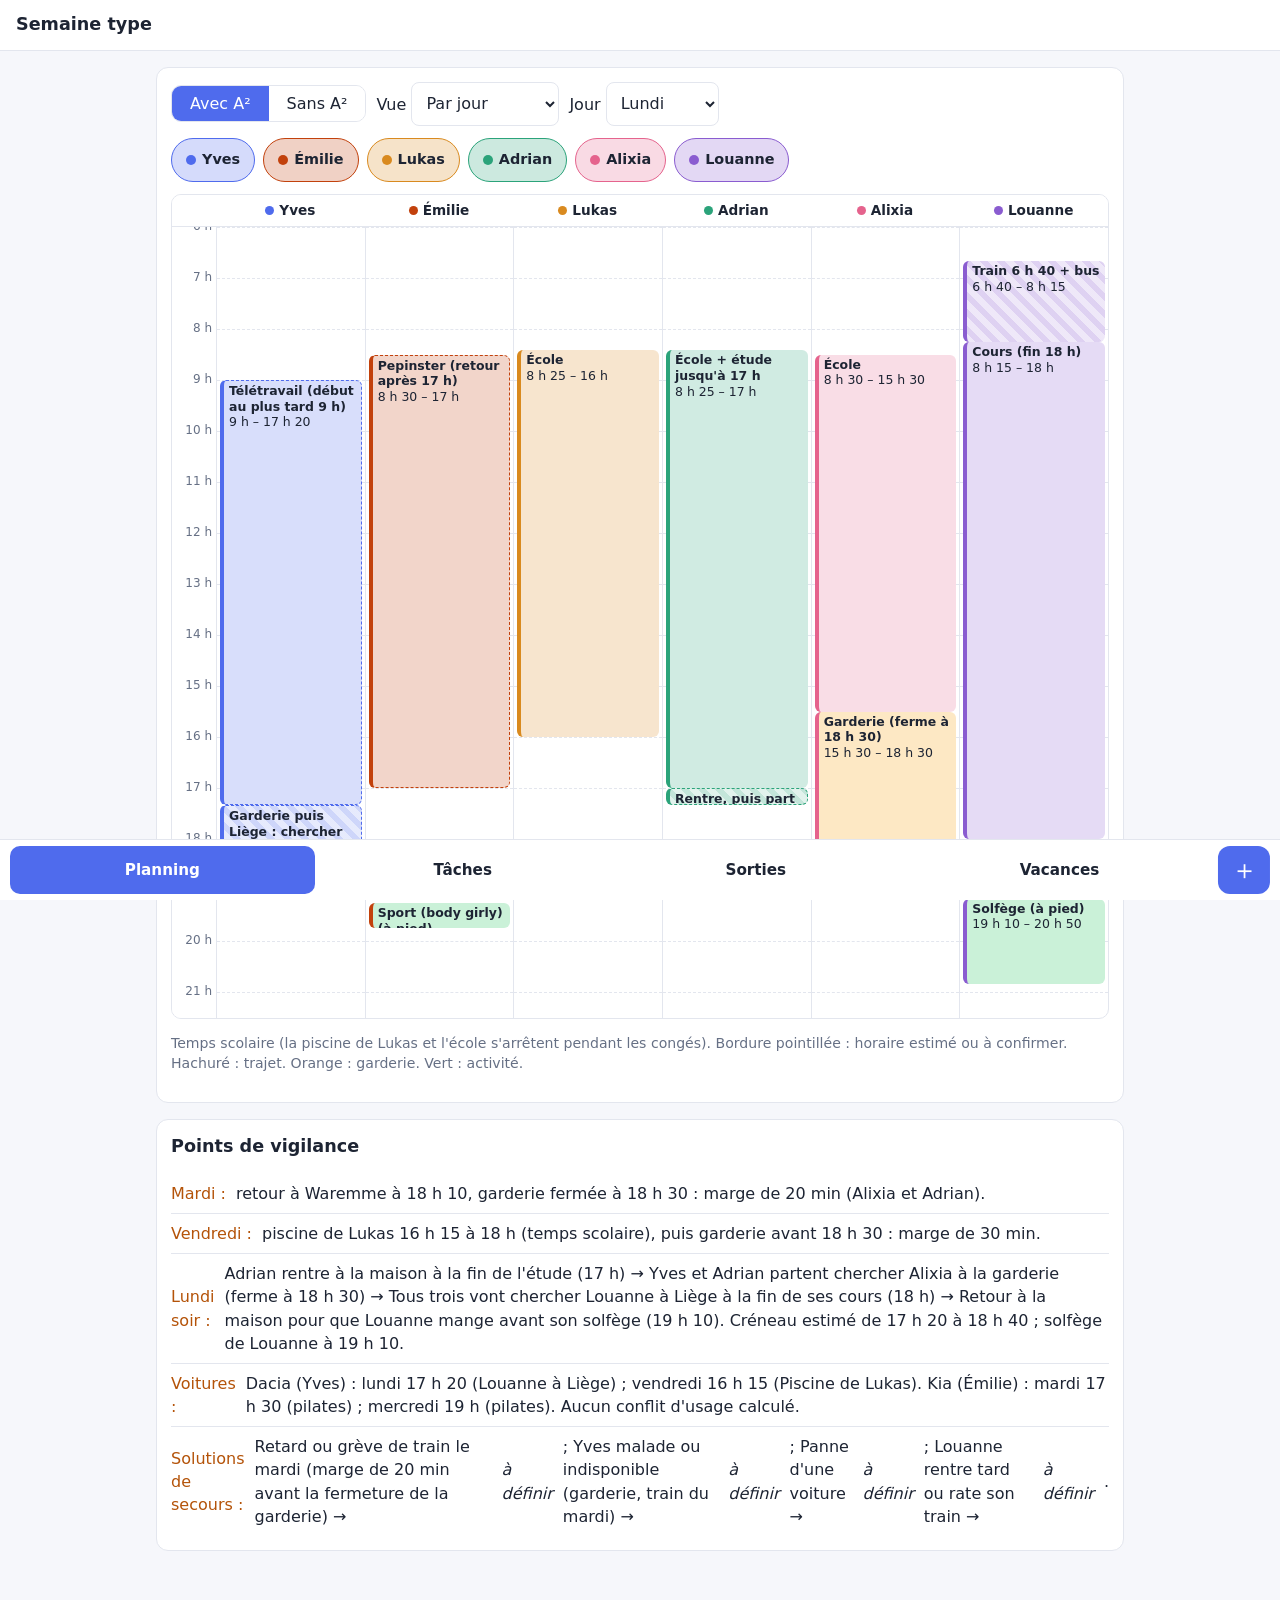
<file: semaine.html>
<!doctype html>
<html lang="fr">
<head>
<meta charset="utf-8">
<meta name="viewport" content="width=device-width,initial-scale=1">
<meta name="theme-color" content="#4f6bed">
<link rel="manifest" href="manifest.webmanifest">
<link rel="apple-touch-icon" href="assets/icon-192.png">
<title>Semaine type</title>
<link rel="stylesheet" href="assets/style.css">
<style>
.tl{display:grid;grid-template-columns:44px repeat(var(--n),minmax(104px,1fr));overflow-x:auto;scroll-snap-type:x proximity;overscroll-behavior-x:contain;border:1px solid var(--line);border-radius:10px;background:var(--card)}
.tl .hd{position:sticky;top:0;z-index:1;background:var(--card);border-bottom:1px solid var(--line);padding:6px 4px;font-weight:600;font-size:.85rem;text-align:center}
.tl .hd i{display:inline-block;width:9px;height:9px;border-radius:50%;margin-right:5px;background:var(--pc)}
.tl .col{position:relative;border-left:1px solid var(--line);height:var(--h)}
.tl .hours{position:sticky;left:0;z-index:2;background:var(--card);height:var(--h);font-size:.75rem;color:var(--muted)}
.tl .hd.corner{position:sticky;left:0;z-index:3}
.tl .col,.tl .hd{scroll-snap-align:start}
.tl .hours span{position:absolute;right:4px;transform:translateY(-50%)}
.tl .grid{position:absolute;left:0;right:0;border-top:1px dashed var(--line)}
.blk{position:absolute;left:3px;right:3px;box-sizing:border-box;overflow:hidden;padding:2px 5px;font-size:.78rem;line-height:1.25;border-radius:6px;border-left:4px solid var(--pc);background:color-mix(in srgb,var(--pc) 22%,var(--card))}
.blk b{display:block;font-weight:600}
.blk.est{border-style:dashed;border-left-style:solid;border:1px dashed var(--pc);border-left:4px solid var(--pc)}
.blk.k-travel{background:repeating-linear-gradient(45deg,color-mix(in srgb,var(--pc) 14%,var(--card)),color-mix(in srgb,var(--pc) 14%,var(--card)) 6px,color-mix(in srgb,var(--pc) 28%,var(--card)) 6px,color-mix(in srgb,var(--pc) 28%,var(--card)) 12px)}
.blk.k-care{background:color-mix(in srgb,#f59e0b 24%,var(--card))}
.blk.k-act{background:color-mix(in srgb,#22c55e 24%,var(--card))}
.bar2{display:flex;flex-wrap:wrap;gap:10px;align-items:center;margin-bottom:12px}
.alerts li{display:block;padding:6px 0}
.chips{display:flex;flex-wrap:wrap;gap:8px;margin-bottom:12px}
.chip{display:inline-flex;align-items:center;gap:6px;min-height:44px;padding:0 14px;border-radius:99px;border:1px solid var(--line);background:var(--card);cursor:pointer;font-size:.9rem}
.chip i{width:10px;height:10px;border-radius:50%;background:var(--pc)}
.chip[aria-pressed=true]{background:color-mix(in srgb,var(--pc) 24%,var(--card));border-color:var(--pc);font-weight:600}
.bar2 select{min-height:44px}
.hint{display:none}@media(max-width:640px){.hint{display:block}}
.warn{color:#b45309}
@media (prefers-color-scheme:dark){.warn{color:#fbbf24}}
</style>
</head>
<body>
<header><h1>Semaine type</h1></header>
<main>
  <section class="card">
    <div class="bar2">
      <div class="seg" role="group" aria-label="Version de la semaine type"><button id="kidsOn" aria-pressed="true">Avec A²</button><button id="kidsOff" aria-pressed="false">Sans A²</button></div>
      <label>Vue <select id="mode"><option value="day">Par jour</option><option value="person">Par personne</option></select></label>
      <label id="pickDay">Jour <select id="day"></select></label>
      <label id="pickPerson" hidden>Personne <select id="person"></select></label>
    </div>
    <div class="chips" id="chips" role="group" aria-label="Colonnes affichées"></div>
    <p class="muted hint">Faites défiler le tableau vers la droite pour voir les autres colonnes.</p>
    <div class="tl" id="tl"></div>
    <p class="muted">Temps scolaire (la piscine de Lukas et l'école s'arrêtent pendant les congés). Bordure pointillée : horaire estimé ou à confirmer. Hachuré : trajet. Orange : garderie. Vert : activité.</p>
  </section>
  <section class="card">
    <h2 style="margin-top:0;font-size:1.1rem">Points de vigilance</h2>
    <ul class="list alerts" id="alerts"></ul>
  </section>
</main>
<script src="data/people.js"></script>
<script src="data/schedules.js"></script>
<script src="assets/common.js"></script>
<script src="assets/schedule.js"></script>
<script>
nav("s");
const S = window.SCHEDULES, PEOPLE = window.PEOPLE;
const ORDER = ["moi", "emilie", "lukas", "adrian", "alixia", "louanne"];
const DAYS = [[1, "Lundi"], [2, "Mardi"], [3, "Mercredi"], [4, "Jeudi"], [5, "Vendredi"]];
const { M, T } = Sched;
const nameOf = p => (PEOPLE.find(x => x.id === p) || {}).name || p;
const shortName = p => nameOf(p).replace(/ \(.*\)/, "").replace("moi", "Yves");
// Deux versions : avec A² (Adrian et Alixia chez Yves) ou sans eux (chez l'autre parent).
let withKids = true;
const KIDS_IDS = ["adrian", "alixia"];
const eventsFor = (p, d) => Sched.eventsFor(p, d, withKids);
const orderNow = () => ORDER.filter(id => withKids || !KIDS_IDS.includes(id));

const LO = 6 * 60, HI = 21.5 * 60, PX = 0.85, H = (HI - LO) * PX;
function render() {
  const mode = document.getElementById("mode").value, d = +document.getElementById("day").value, p = document.getElementById("person").value;
  const lanes = mode === "day" ? orderNow().filter(id => shown.p.has(id)).map(id => ({ title: shortName(id), color: personColor(id), events: eventsFor(id, d) }))
    : DAYS.filter(([n]) => shown.d.has(n)).map(([n, name]) => ({ title: name, color: personColor(p), events: eventsFor(p, n) }));
  renderChips(mode, p);
  const tl = document.getElementById("tl");
  tl.style.setProperty("--n", lanes.length); tl.style.setProperty("--h", H + "px");
  let hours = "";
  for (let h = Math.ceil(LO / 60); h <= HI / 60; h++) hours += `<span style="top:${(h * 60 - LO) * PX}px">${h} h</span>`;
  const grid = [...Array(Math.floor(HI / 60) - Math.ceil(LO / 60) + 1)].map((_, i) => `<div class="grid" style="top:${(Math.ceil(LO / 60) * 60 + i * 60 - LO) * PX}px"></div>`).join("");
  tl.innerHTML = `<div class="hd corner"></div>` + lanes.map(l => `<div class="hd" style="--pc:${l.color}"><i></i>${esc(l.title)}</div>`).join("")
    + `<div class="hours">${hours}</div>`
    + lanes.map(l => `<div class="col" style="--pc:${l.color}">${grid}${l.events.map(e => {
      const top = (Math.max(e.a, LO) - LO) * PX, h = Math.max((Math.min(e.b, HI) - Math.max(e.a, LO)) * PX, 14);
      return `<div class="blk ${e.kind ? "k-" + e.kind : ""} ${e.est ? "est" : ""}" style="top:${top}px;height:${h}px" title="${esc(e.label)} ${T(e.a)}-${T(e.b)}"><b>${esc(e.label)}</b>${T(e.a)} – ${T(e.b)}</div>`;
    }).join("")}</div>`).join("");
}

// Pastilles pour choisir les colonnes affichées (personnes en vue « par jour », jours en vue « par personne »).
const shown = { p: new Set(ORDER), d: new Set(DAYS.map(x => x[0])) };
function renderChips(mode, person) {
  const items = mode === "day" ? orderNow().map(id => [id, shortName(id), personColor(id), shown.p.has(id)]) : DAYS.map(([n, name]) => [n, name, personColor(person), shown.d.has(n)]);
  const box = document.getElementById("chips");
  box.innerHTML = items.map(([id, label, col, on]) => `<button type="button" class="chip" style="--pc:${col}" aria-pressed="${on}" data-k="${id}"><i></i>${esc(label)}</button>`).join("");
  box.querySelectorAll(".chip").forEach(b => b.onclick = () => {
    const set = mode === "day" ? shown.p : shown.d, key = mode === "day" ? b.dataset.k : +b.dataset.k;
    if (set.has(key)) { if (set.size > 1) set.delete(key); } else set.add(key);
    render();
  });
}

// Points de vigilance déduits des horaires.
function alerts() {
  const out = [], close = M(S.alixia.childcare.closes), o = S.moi.work.office, r = S.routines[0];
  if (withKids) {
    out.push(`<span class="warn">Mardi :</span> retour à Waremme à ${T(M(o.backAtWaremme))}, garderie fermée à ${T(close)} : marge de ${close - M(o.backAtWaremme)} min (Alixia et Adrian).`);
    const pool = S.lukas.activities[0];
    out.push(`<span class="warn">Vendredi :</span> piscine de Lukas ${T(M(pool.blocked[0]))} à ${T(M(pool.blocked[1]))} (temps scolaire), puis garderie avant ${T(close)} : marge de ${close - M(pool.blocked[1])} min.`);
    out.push(`<span class="warn">Lundi soir :</span> ${r.steps.join(" → ")}. Créneau estimé de ${T(M(r.estimated[0]))} à ${T(M(r.estimated[1]))} ; solfège de Louanne à ${T(M(S.louanne.activities[0].start))}.`);
  } else {
    out.push(`<span class="warn">Sans A² :</span> pas de garderie à récupérer (mardi, vendredi), Adrian et Alixia n'apparaissent pas.`);
    out.push(`<span class="warn">Lundi soir :</span> Yves va seul chercher Louanne à Liège (18 h) ; solfège à ${T(M(S.louanne.activities[0].start))}. Créneau estimé de ${T(M(r.estimated[0]))} à ${T(M(r.estimated[1]))}.`);
  }
  // Voitures : chaque usage (jour, début, fin) est rattaché à une voiture ; deux usages qui se chevauchent sur la même voiture = conflit.
  const uses = [], hm = M;
  const addUse = (car, day, a, b, label) => { if (!uses.some(u => u.car === car && u.day === day && u.a === a && u.b === b)) uses.push({ car, day, a, b, label }); };
  const rt = S.routines[0];
  addUse(S.louanne.commute.pickup.car, 1, hm(rt.estimated[0]), hm(rt.estimated[1]), "Louanne à Liège");
  S.lukas.activities.filter(a => a.escort === "moi" && a.blocked).forEach(a => a.days.forEach(d => addUse(Object.keys(S.cars).find(c => S.cars[c] === "moi"), d, hm(a.blocked[0]), hm(a.blocked[1]), `${a.name} de Lukas`)));
  [S.emilie, S.louanne].forEach(x => (x.activities || []).filter(a => a.by && a.start && a.end).forEach(a => a.days.forEach(d => addUse(a.by, d, hm(a.start), hm(a.end), a.name.replace(/ \(.*\)/, "").toLowerCase()))));
  const conflicts = [];
  uses.forEach((u, i) => uses.slice(i + 1).forEach(v => { if (u.car === v.car && u.day === v.day && u.a < v.b && v.a < u.b) conflicts.push(`${DAYS.find(([d]) => d === u.day)[1].toLowerCase()} : ${u.car} demandée pour « ${u.label} » et « ${v.label} »`); }));
  const byCar = {};
  uses.forEach(u => (byCar[u.car] = byCar[u.car] || []).push(u));
  const lab = u => `${DAYS.find(([d]) => d === u.day)[1].toLowerCase()} ${T(u.a)} (${u.label})`;
  out.push(`<span class="warn">Voitures :</span> ${Object.entries(byCar).map(([n, l]) => `${n} (${shortName(S.cars[n])}) : ${l.sort((x, y) => x.day - y.day || x.a - y.a).map(lab).join(" ; ")}`).join(". ")}. ${conflicts.length ? `<b>Conflit : ${conflicts.join(" ; ")}.</b>` : "Aucun conflit d'usage calculé."}`);
  const pb = S.planB || {};
  const open = Object.entries(pb).filter(([, v]) => !v);
  if (Object.keys(pb).length) out.push(`<span class="warn">Solutions de secours :</span> ${Object.entries(pb).map(([k, v]) => `${esc(k)} → ${v ? esc(v) : "<i>à définir</i>"}`).join(" ; ")}.`);
  const todo = [];
  [S.emilie, S.louanne].forEach((x, i) => (x.activities || []).filter(a => a.uncertain).forEach(a => todo.push(`${a.name} (${i ? "Louanne" : "Émilie"}) : ${a.note || "à confirmer"}`)));
  if (todo.length) out.push(`<span class="warn">À préciser :</span> ${todo.map(esc).join(" ; ")}.`);
  document.getElementById("alerts").innerHTML = out.map(x => `<li>${x}</li>`).join("");
}

document.getElementById("day").innerHTML = DAYS.map(([n, name]) => `<option value="${n}">${name}</option>`).join("");
function fillPersons() {
  const sel = document.getElementById("person"), cur = sel.value;
  sel.innerHTML = orderNow().map(id => `<option value="${id}">${esc(shortName(id))}</option>`).join("");
  if (orderNow().includes(cur)) sel.value = cur;
}
fillPersons();
function setKids(on) {
  withKids = on; fillPersons();
  document.getElementById("kidsOn").setAttribute("aria-pressed", on); document.getElementById("kidsOff").setAttribute("aria-pressed", !on);
  render(); alerts();
}
document.getElementById("kidsOn").onclick = () => setKids(true);
document.getElementById("kidsOff").onclick = () => setKids(false);
const wd = new Date().getDay(); document.getElementById("day").value = String(wd >= 1 && wd <= 5 ? wd : 1);
document.getElementById("mode").onchange = e => { document.getElementById("pickDay").hidden = e.target.value !== "day"; document.getElementById("pickPerson").hidden = e.target.value !== "person"; render(); };
document.getElementById("day").onchange = document.getElementById("person").onchange = render;
render(); alerts();
</script>
</body>
</html>
</file>
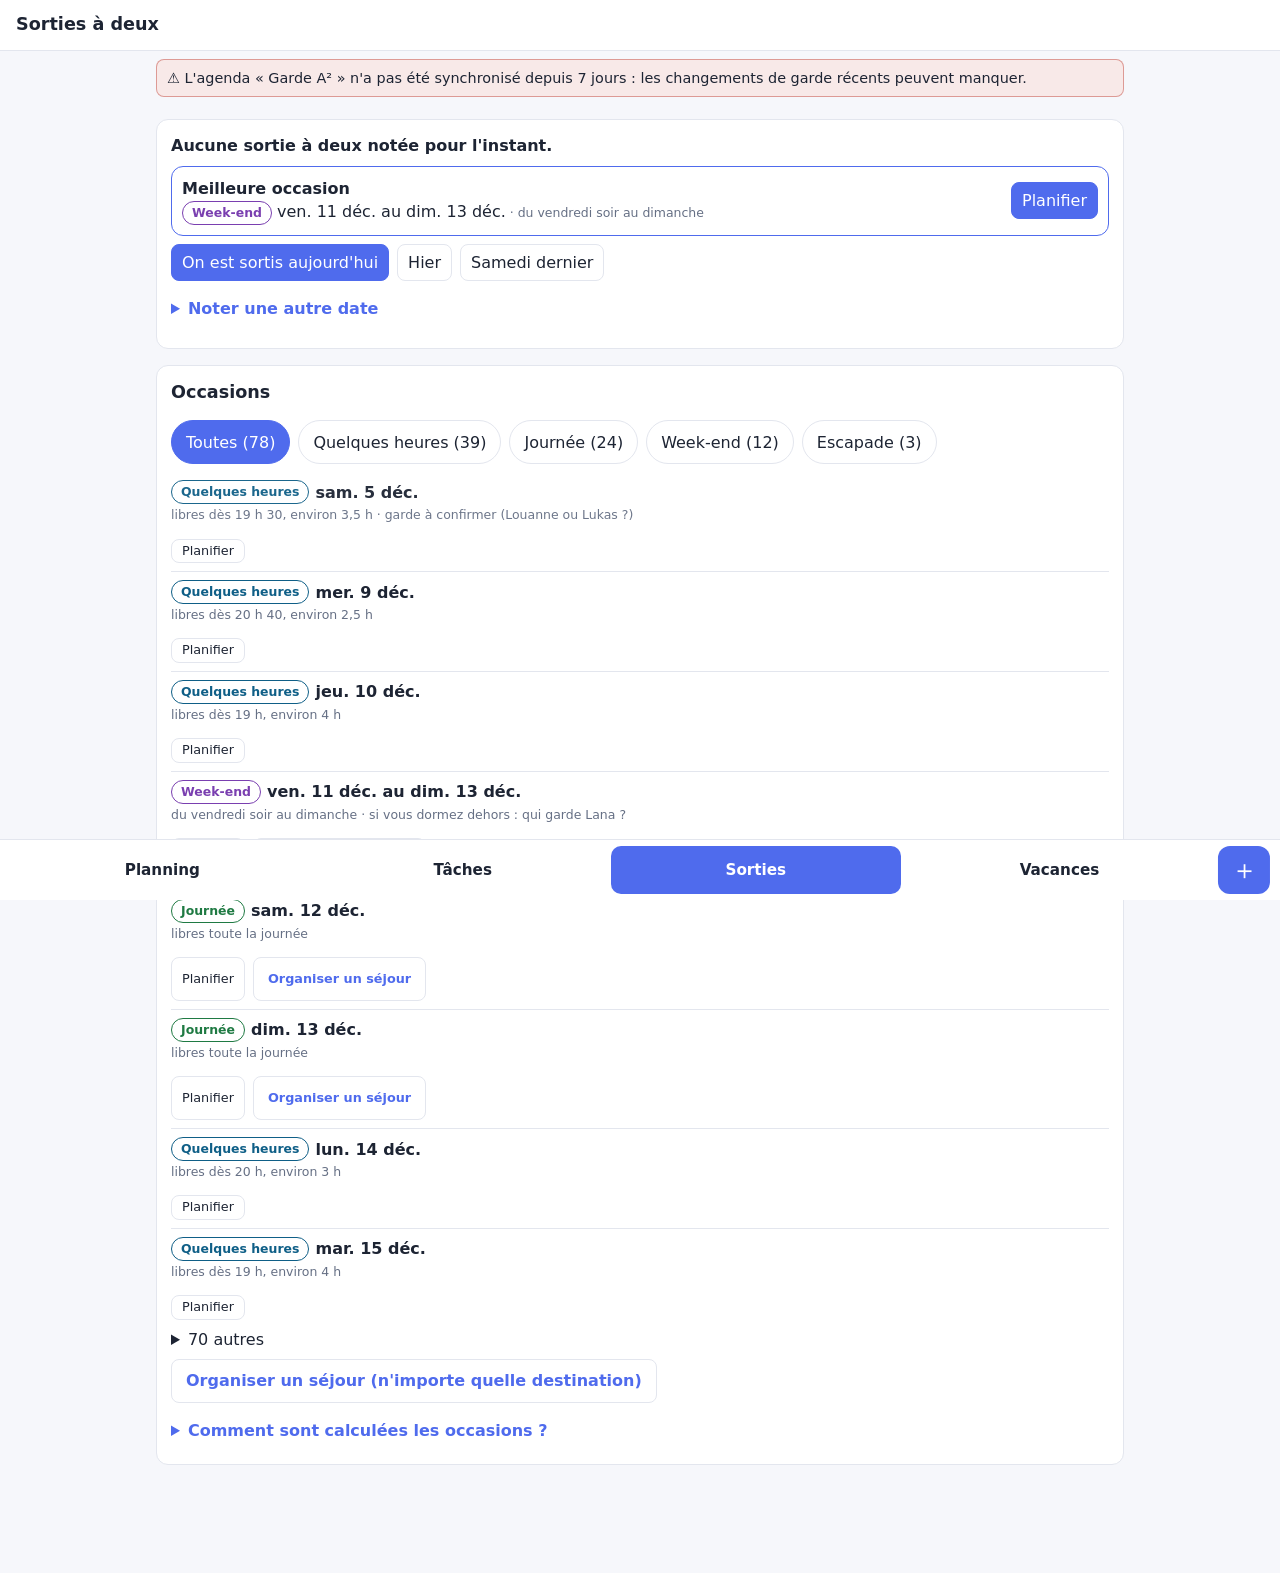
<file: sorties.html>
<!doctype html>
<html lang="fr">
<head>
<meta charset="utf-8">
<meta name="viewport" content="width=device-width,initial-scale=1">
<meta name="theme-color" content="#4f6bed">
<link rel="manifest" href="manifest.webmanifest">
<link rel="apple-touch-icon" href="assets/icon-192.png">
<title>Sorties à deux</title>
<link rel="stylesheet" href="assets/style.css">
</head>
<body>
<header><h1>Sorties à deux</h1></header>
<main>
  <section class="card">
    <p id="lastOut" class="wsum" style="margin:0 0 6px"></p>
    <div class="best" id="best" hidden></div>
    <div class="dacts"><button type="button" id="outDone" class="primary">On est sortis aujourd'hui</button><button type="button" id="outYest">Hier</button><button type="button" id="outSat">Samedi dernier</button></div>
    <details class="dact"><summary>Noter une autre date</summary>
      <div class="dacts"><label class="dlgrow" style="margin:0">Date de la sortie<input type="date" id="outDate"></label><button type="button" id="outOther">Noter</button></div>
    </details>
    <p class="muted" id="outFlash" aria-live="polite" tabindex="-1" style="margin:6px 0 0"></p>
  </section>
  <section class="card" id="confirmBox" hidden>
    <h2 style="margin-top:0;font-size:1.1rem">À confirmer</h2>
    <p class="muted" style="margin-top:0">Ces sorties étaient prévues : ont-elles eu lieu ?</p>
    <ul class="list" id="confirm"></ul>
  </section>
  <section class="card">
    <h2 style="margin-top:0;font-size:1.1rem">Occasions</h2>
    <div class="chips2" role="group" aria-label="Type d'occasion" id="filters"></div>
    <ul class="list" id="slots"></ul>
    <div class="more" id="slotsMore"></div>
    <p style="margin:8px 0 0"><a class="btnlink" href="sejour.html">Organiser un séjour (n'importe quelle destination)</a></p>
    <details class="dact"><summary>Comment sont calculées les occasions ?</summary>
      <p class="muted"><span class="occ occ-heures">Quelques heures</span> un soir de semaine, à partir de l'heure où vous êtes libres (activités d'Émilie, retour de Bruxelles, piscine, récupération de Louanne). <span class="occ occ-journee">Journée</span> un jour entier (un samedi ou un dimanche, un jour férié en semaine, ou un stage). <span class="occ occ-weekend">Week-end</span> le samedi et le dimanche, avec le vendredi soir. <span class="occ occ-escapade">Escapade</span> plusieurs jours de congé. Tout cela quand Adrian et Alixia sont chez l'autre parent, occupés par un stage, ou (« garde à confirmer ») chez vous avec Louanne ou Lukas à la maison. Les soirs où quelque chose est déjà prévu sont masqués ou signalés.</p>
    </details>
  </section>
  <section class="card" id="plannedBox" hidden>
    <h2 style="margin-top:0;font-size:1.1rem">Déjà prévues</h2>
    <ul class="list" id="planned"></ul>
  </section>
  <section class="card" id="lastBox" hidden>
    <h2 style="margin-top:0;font-size:1.1rem">Dernières sorties</h2>
    <ul class="list" id="lastList"></ul>
  </section>
</main>
<dialog id="dlg" aria-labelledby="dlgTitle">
  <form id="dlgForm" method="dialog">
    <h3 id="dlgTitle" style="margin-top:0">Planifier</h3>
    <div class="two"><label class="dlgrow"><span>Date</span><input type="date" id="sDate" required></label><label class="dlgrow"><span>Jusqu'au (facultatif)</span><input type="date" id="sEnd"></label></div>
    <div class="two"><label class="dlgrow"><span>Heure</span><input type="time" id="sTime"></label><label class="dlgrow"><span>Qui garde les enfants ?</span><input id="sCare" autocomplete="off" maxlength="60" placeholder="Louanne, Lukas, Myriam…"></label></div>
    <div class="dacts" aria-label="Choix rapides pour la garde"><button type="button" class="mini" data-care="Louanne">Louanne</button><button type="button" class="mini" data-care="Lukas">Lukas</button><button type="button" class="mini" data-care="Myriam">Myriam</button><button type="button" class="mini" data-care="Chez l'autre parent">Chez l'autre parent</button></div>
    <label class="dlgrow"><span>Où, quoi (facultatif)</span><input id="sNote" autocomplete="off" maxlength="120" placeholder="Restaurant, cinéma…"></label>
    <label class="check"><input type="checkbox" id="sBook"> À réserver (spectacle, restaurant)</label>
    <label class="dlgrow" id="sRemindRow" hidden><span>Me prévenir</span><select id="sRemind"><option value="3">3 jours avant</option><option value="7" selected>1 semaine avant</option><option value="14">2 semaines avant</option></select></label>
    <div id="houseBox" hidden>
      <label class="check"><input type="checkbox" id="sHouse"> La maison sera vide (Lana seule)</label>
      <label class="dlgrow" id="sSitterRow" hidden><span>Qui garde Lana ?</span><input id="sSitter" autocomplete="off" maxlength="60"></label>
    </div>
    <p class="muted" id="dlgErr" role="alert"></p>
    <div class="dlgbtns"><button type="button" id="sCancel">Annuler</button><button class="primary">Ajouter au planning</button></div>
  </form>
</dialog>
<script src="data/school-holidays.js"></script>
<script src="data/school-holidays-auto.js"></script>
<script src="data/people.js"></script>
<script src="data/absences.js"></script>
<script src="data/custody.js"></script>
<script src="data/childcare.js"></script>
<script src="data/school-events.js"></script>
<script src="data/schedules.js"></script>
<script src="data/calendar.js"></script>
<script src="data/calendar-filters.js"></script>
<script src="assets/common.js"></script>
<script src="data/sync-config.js"></script>
<script src="assets/tasks-sync.js"></script>
<script src="assets/records.js"></script>
<script>
nav("o");
Records.apply();
const today = () => iso(new Date());
const esc2 = esc;
const clock = m => `${Math.floor(m / 60)} h${m % 60 ? " " + String(m % 60).padStart(2, "0") : ""}`;
const hhmm = m => `${String(Math.floor(m / 60)).padStart(2, "0")}:${String(m % 60).padStart(2, "0")}`;
const WD = ["dim.", "lun.", "mar.", "mer.", "jeu.", "ven.", "sam."];
const dm = k => fmt(parse(k)).replace(/^[^ ]+ /, "");              // « 6 nov. »
const dayLong = k => `${WD[parse(k).getDay()]} ${dm(k)}`;           // « ven. 6 nov. »
const TYPES = { heures: "Quelques heures", journee: "Journée", weekend: "Week-end", escapade: "Escapade" };
const TITLES = { heures: "Sortie à deux", journee: "Sortie à deux", weekend: "Week-end à deux", escapade: "Escapade à deux" };
const tag = type => `<span class="occ occ-${type}">${TYPES[type]}</span>`;
const plannedAll = () => Records.of("event").filter(r => r.outing && /^\d{4}-\d\d-\d\d$/.test(r.date || ""));
const planned = () => plannedAll().sort((a, b) => a.date.localeCompare(b.date));
const flash = (t, html) => { const el = document.getElementById("outFlash"); if (html) el.innerHTML = html; else el.textContent = t; };
let filter = ""; try { filter = sessionStorage.getItem("sorties-filter") || ""; } catch (e) {}

// ---- Dernière sortie -------------------------------------------------------------
function renderLast() {
  const el = document.getElementById("lastOut"), last = lastOuting(Records.local()), t = today();
  if (!last) { el.className = "wsum"; el.textContent = "Aucune sortie à deux notée pour l'instant."; return; }
  const days = Math.round((parse(t) - parse(last)) / MS);
  el.textContent = `Dernière sortie : ${ago(days)}${days > OUTING_GOAL_DAYS ? ". Une soirée à deux cette semaine ?" : " ✓"}`;
  el.className = "wsum" + (days > OUTING_GOAL_DAYS ? "" : " ok");
}

// ---- Occasions : une ligne par créneau, avec un type selon le temps libre ---------
// Règle : un événement NON OPTIONNEL qui concerne Yves, Émilie ou toute la famille (ou qui demande la présence d'un parent) écarte l'occasion
// s'il recouvre sa plage : soirée (de l'heure libre à 23 h : un événement qui finit plus tard la repousse, un événement avant l'heure libre
// ne gêne pas) ; journée, week-end, escapade : le moindre événement ce jour-là, à quelque heure que ce soit (sans heure = journée entière,
// un voyage = tous ses jours). Un événement « (optionnelle) » ou le télétravail ne compte pas.
const isOpt = e => /optionnel|facultati/i.test(`${e.title} ${e.note || ""}`);
const toMin = h => Number(h.slice(0, 2)) * 60 + Number(h.slice(3, 5));
function occasions() {
  const t = today(), horizon = 150, now = new Date(), nowMin = now.getHours() * 60 + now.getMinutes(), nowQ = Math.ceil(nowMin / 15) * 15;
  const mine = e => e.needsParent || !e.person || String(e.person).split(",").some(p => p === "moi" || p === "emilie");
  const evs = allEvents().filter(e => !CONGE_EVENT.test(e.title) && !/^Télétravail/i.test(e.title) && !isOpt(e) && mine(e) && (e.source !== "École" || e.needsParent));
  const off = new Map(daysOff().map(o => [o.date, o.name]));
  const takenOut = new Set(Records.of("outing").map(r => r.date));
  const fete = k => off.get(k) ? off.get(k).toLowerCase() : ["12-24", "12-31"].includes(k.slice(5)) ? "réveillon" : k.slice(5) === "12-25" ? "Noël" : k.slice(5) === "01-01" ? "Nouvel An" : "";
  const feteIn = (a, b) => { for (let k = a; k <= b; k = addDays(k, 1)) if (fete(k)) return fete(k); return ""; };
  // plage occupée d'un événement un jour donné, en minutes : sans heure ou sur plusieurs jours = journée entière
  const span = (e, k) => (!e.time || (e.end && e.end > e.date)) ? [0, 1440] : [toMin(e.time), e.endTime ? toMin(e.endTime) : e.timeEnd ? toMin(e.timeEnd) : toMin(e.time) + 120];
  const busy = k => evs.filter(e => inRange(k, e.date, e.end || e.date)).map(e => ({ e, s: span(e, k) }));
  const mention = list => list.length ? `déjà prévu : ${list[0].e.title}${list.length > 1 ? " …" : ""}` : "";
  // Soirée : heure libre (base du jour, repoussée par un événement qui finit plus tard), ou null si la soirée est prise
  const eveningStart = k => {
    const d = parse(k).getDay(); let m = d === 6 || d === 0 ? 19 * 60 + 30 : eveningFreeFrom(d);
    if (k === t) m = Math.max(m, nowQ);
    for (const { s } of busy(k)) {
      if (s[0] <= 0 && s[1] >= 1440) return null;                    // journée entière
      if (s[1] + 15 > m && s[0] < 23 * 60) { if (s[0] < m) m = Math.max(m, s[1] + 15); else return null; } // commence après l'heure libre : soirée prise
    }
    return m > 21 * 60 + 30 || ["12-24", "12-25", "12-31", "01-01"].includes(k.slice(5)) ? null : m;
  };
  // Journée, week-end, escapade : aucun événement non optionnel ce jour-là, à quelque heure que ce soit
  const dayFree = k => !takenOut.has(k) && !(k === t && nowMin >= 15 * 60) && busy(k).length === 0;
  const lana = (a, b, soft) => { const nights = []; for (let k = a; k < b; k = addDays(k, 1)) nights.push(k); if (!nights.length) return ""; const un = nights.filter(k => !houseEmptyOn(k) || !houseEmptyOn(k).sitter); return un.length ? (soft ? "si vous dormez dehors : qui garde Lana ?" : "Lana : à faire garder") : ""; };
  const hours = m => String(Math.max(1, Math.round((23 * 60 - m) / 30) / 2)).replace(".", ",");
  const out = [], usedFri = new Set();
  const evening = (k, care) => {
    const m = eveningStart(k); if (m === null || takenOut.has(k)) return;
    out.push({ type: "heures", date: k, end: "", time: hhmm(Math.max(m, 19 * 60)), care, fete: fete(k), warn: mention(busy(k).filter(({ s }) => s[1] > m)), label: dayLong(k), sub: `libres dès ${clock(m)}, environ ${hours(m)} h` });
  };
  // Jour férié officiel (Armistice, lundi de Pâques, Ascension…) en semaine : Yves et Émilie ne travaillent pas, et Adrian et Alixia sont chez l'autre parent
  const ferie = k => (window.SCHOOL_HOLIDAYS || []).some(h => h.type === "ferie" && inRange(k, h.start, h.end));
  const journee = (k, holiday) => { if (k >= t && dayFree(k)) { out.push({ type: "journee", date: k, end: "", time: "", care: false, fete: holiday ? "" : fete(k), warn: "", label: dayLong(k), sub: holiday ? `jour férié : ${off.get(k)}, Adrian et Alixia chez l'autre parent : libres toute la journée` : "libres toute la journée" }); return true; } return false; };
  outingWindows(t, horizon).forEach(w => {
    if (w.kind !== "absents") {                                       // stage ou garde organisée : journées libres
      const free = []; for (let k = w.start; k <= w.end; k = addDays(k, 1)) if (parse(k).getDay() % 6 !== 0 && dayFree(k)) free.push(k);
      if (free.length) out.push({ type: "journee", date: free[0], end: free[free.length - 1], time: "", care: false, fete: "", warn: "", label: free[0] === free[free.length - 1] ? dayLong(free[0]) : `du ${dayLong(free[0])} au ${dayLong(free[free.length - 1])}`, sub: `journées libres (${w.note || "garde organisée"})` });
      return;
    }
    // Week-ends : samedi ET dimanche libres (journée), avec le vendredi soir s'il est libre ; sinon seulement les journées libres
    for (let k = w.start; k < w.end; k = addDays(k, 1)) {
      if (parse(k).getDay() !== 6) continue;
      const sun = addDays(k, 1), fri = addDays(k, -1);
      if (k >= t && dayFree(k) && dayFree(sun)) {
        const fm = fri >= w.start ? eveningStart(fri) : null, start = fm !== null ? fri : k;
        if (fm !== null) usedFri.add(fri);
        out.push({ type: "weekend", date: start, end: sun, time: fm !== null ? hhmm(Math.max(fm, 19 * 60)) : "", care: false, fete: feteIn(start, sun), warn: "", lana: lana(start, sun, true),
          label: `${dayLong(start)} au ${dayLong(sun)}`, sub: fm !== null ? "du vendredi soir au dimanche" : "samedi et dimanche" });
      }
      journee(k); journee(sun);                                       // chaque jour libre offre aussi une journée seule
    }
    for (let k = w.start; k <= w.end; k = addDays(k, 1)) {
      const d = parse(k).getDay();
      if (d === 6 || d === 0) { if (!(d === 6 && k < w.end) && !(d === 0 && addDays(k, -1) >= w.start)) journee(k); continue; }  // samedi ou dimanche isolé
      if (ferie(k) && journee(k, true)) continue;                                   // jour férié en semaine : journée entière (la soirée est comprise)
      if (!usedFri.has(k)) evening(k, false);
    }
  });
  // Escapade : plusieurs jours de congé (Adrian et Alixia chez l'autre parent), réduits aux jours libres de tout événement non optionnel ; au moins 3 jours
  awayPeriods().filter(a => a.end >= t && a.start <= addDays(t, horizon)).forEach(a => {
    let run = [];
    const flush = () => { if (run.length >= 3) { const x = run[0], y = run[run.length - 1];
      out.push({ type: "escapade", date: x, end: y, time: "", care: false, fete: feteIn(x, y), warn: "", lana: lana(x, y), label: `du ${dayLong(x)} au ${dayLong(y)}`, sub: `${a.holiday.replace(/ \(.*\)/, "")}${a.louanne ? " · " + a.louanne : ""}` }); } run = []; };
    for (let k = a.start < t ? t : a.start; k <= a.end; k = addDays(k, 1)) { if (busy(k).length === 0 && !takenOut.has(k)) run.push(k); else flush(); }
    flush();
  });
  // Garde à confirmer : Adrian et Alixia chez Yves, vendredi et samedi soir, Louanne ou Lukas à la maison
  for (let k = t; k <= addDays(t, 60); k = addDays(k, 1)) {
    const d = parse(k).getDay();
    if ((d === 5 || d === 6) && custodyOn(k) === "moi") evening(k, true);
  }
  return out.sort((a, b) => a.date.localeCompare(b.date) || (a.type === "weekend" ? -1 : 0));
}

// Séjour : une journée précédée d'une soirée libre commence la veille au soir (une nuit dehors) ; sinon les dates de l'occasion
const sejourHref = x => { const eve = x.type === "journee" && !x.end && occ.some(o => o.type === "heures" && o.date === addDays(x.date, -1) && !o.care); return `sejour.html?start=${eve ? addDays(x.date, -1) : x.date}&end=${x.end || x.date}`; };
function occHtml(x, i) {
  const notes = [x.care ? "garde à confirmer (Louanne ou Lukas ?)" : "", x.fete, x.lana, x.warn].filter(Boolean).map(esc).join(" · ");
  return `<li class="item occrow${x.care ? " gard" : ""}"><span class="t"><span class="top">${tag(x.type)}<b>${esc(x.label)}</b></span><span class="occ-note">${esc(x.sub)}${notes ? " · " + notes : ""}</span></span><span class="dacts"><button data-slot="${i}" class="mini" aria-label="Planifier : ${esc(TYPES[x.type])}, ${esc(x.label)}">Planifier</button>${x.type === "heures" ? "" : `<a class="mini btnlink" href="${sejourHref(x)}" aria-label="Organiser un séjour : ${esc(x.label)}">Organiser un séjour</a>`}</span></li>`;
}
let occ = [];
function render() {
  renderLast();
  occ = occasions();
  // filtres par type d'occasion, avec le nombre
  const counts = Object.fromEntries(Object.keys(TYPES).map(k => [k, occ.filter(x => x.type === k).length]));
  document.getElementById("filters").innerHTML = [["", "Toutes", occ.length], ...Object.entries(TYPES).map(([k, l]) => [k, l, counts[k]])].filter(([k, , n]) => k === "" || n).map(([k, l, n]) => `<button type="button" data-filter="${k}" aria-pressed="${filter === k}">${esc(l)} (${n})</button>`).join("");
  const shown = occ.map((x, i) => ({ x, i })).filter(o => !filter || o.x.type === filter);
  document.getElementById("slots").innerHTML = shown.length ? shown.slice(0, 8).map(o => occHtml(o.x, o.i)).join("") : `<li class="muted">Aucune occasion de ce type dans les 5 prochains mois.</li>`;
  document.getElementById("slotsMore").innerHTML = shown.length > 8 ? `<details><summary>${shown.length - 8} autres</summary><ul class="list">${shown.slice(8).map(o => occHtml(o.x, o.i)).join("")}</ul></details>` : "";
  // meilleure occasion : le premier week-end, sinon le premier soir sûr (sans « garde à confirmer »)
  // Meilleure occasion : la plus proche sans événement ni garde à confirmer (au plus tôt dans 2 jours) ; un week-end est préféré s'il est à moins de 2 semaines de celle-là
  const soon = addDays(today(), 2), okBest = x => !x.warn && !x.care && x.type !== "escapade" && x.date >= soon, first = occ.find(okBest);
  const best = first && (occ.find(x => x.type === "weekend" && okBest(x) && x.date <= addDays(first.date, 14)) || first);
  const bx = document.getElementById("best");
  bx.hidden = !best;
  if (best) bx.innerHTML = `<span class="t"><b>Meilleure occasion</b><br>${tag(best.type)} ${esc(best.label)}<span class="occ-note"> · ${esc(best.sub)}</span></span><button type="button" class="primary" data-quick="${occ.indexOf(best)}">Planifier</button>`;
  // à confirmer : sorties prévues, passées depuis moins de 15 jours, pas encore confirmées
  const t = today(), pastRows = planned().filter(r => r.date < t && r.date >= addDays(t, -14) && !r.done);
  document.getElementById("confirmBox").hidden = !pastRows.length;
  document.getElementById("confirm").innerHTML = pastRows.map(r => `<li class="item"><span class="t">${esc(dayLong(r.date))}${r.note ? `<small class="note">${esc(r.note)}</small>` : ""}</span><span class="dacts"><button class="mini" data-done="${esc(r.id)}" aria-label="Sortie du ${esc(dm(r.date))} : c'était fait">C'était fait ✓</button><button class="mini" data-cancel="${esc(r.id)}" aria-label="Sortie du ${esc(dm(r.date))} : annulée">Annulée</button></span></li>`).join("");
  const fut = planned().filter(r => r.date >= t);
  document.getElementById("plannedBox").hidden = !fut.length;
  document.getElementById("planned").innerHTML = fut.map(r => `<li class="item"><span class="t">${r.otype ? tag(r.otype) + " " : ""}${esc(dayLong(r.date))}${r.end && r.end !== r.date ? " au " + esc(dayLong(r.end)) : ""}${r.time ? " à " + esc(r.time.replace(":", " h ")) : ""}${r.book ? " · à réserver" : ""}${[r.note, r.care && "garde : " + r.care].filter(Boolean).map(n => `<small class="note">${esc(n)}</small>`).join("")}</span><button class="mini" data-del="${esc(r.id)}" aria-label="Supprimer la sortie du ${esc(dm(r.date))}">Supprimer</button></li>`).join("");
  // dernières sorties (5) : sorties notées (annulables) et sorties prévues déjà passées
  const done = [...Records.of("outing").filter(r => /^\d{4}-\d\d-\d\d$/.test(r.date || "") && r.date <= t).map(r => ({ date: r.date, id: r.id, rm: true })),
    ...plannedAll().filter(r => r.date < t || r.done).map(r => ({ date: r.date, id: r.id, note: r.note }))].sort((a, b) => b.date.localeCompare(a.date)).slice(0, 5);
  document.getElementById("lastBox").hidden = !done.length;
  document.getElementById("lastList").innerHTML = done.map(d => `<li class="item"><span class="t">${esc(dayLong(d.date))} ${d.date.slice(0, 4)}${d.note ? `<small class="note">${esc(d.note)}</small>` : ""}</span>${d.rm ? `<button class="mini" data-rm="${esc(d.id)}" aria-label="Annuler la sortie du ${esc(dm(d.date))}">Annuler</button>` : ""}</li>`).join("");
  const od = document.getElementById("outDate"); od.max = t;
}

// ---- Noter une sortie (idempotent : un seul enregistrement par jour) ---------------
let busy = false;
async function noteOuting(date) {
  if (busy) return; busy = true;
  try {
    const plan = plannedAll().find(r => r.date === date && !r.done);
    const p = plan ? Records.put({ ...plan, done: true }) : Records.put({ id: `out-${date}`, kind: "outing", date });
    render(); flash(`Sortie du ${fmt(parse(date))} notée…`);
    const ok = await p;
    flash(ok ? `Sortie du ${fmt(parse(date))} notée ✓` : "Notée sur ce téléphone, pas encore envoyée aux autres appareils."); render();
  } finally { busy = false; }
}
document.getElementById("outDone").onclick = () => noteOuting(today());
document.getElementById("outYest").onclick = () => noteOuting(addDays(today(), -1));
document.getElementById("outSat").onclick = () => { let k = addDays(today(), -1); while (parse(k).getDay() !== 6) k = addDays(k, -1); noteOuting(k); };
document.getElementById("outOther").onclick = () => { const d = document.getElementById("outDate").value; if (!/^\d{4}-\d\d-\d\d$/.test(d)) return flash("Choisissez une date."); if (d > today()) return flash("Pour une sortie à venir, utilisez « Planifier »."); noteOuting(d); };

// ---- Planifier : un événement du planning (Yves et Émilie), pas une tâche ----------
const dlg = document.getElementById("dlg");
let ctx = null;
const $ = id => document.getElementById(id);
function openDlg(x) {
  ctx = x; $("dlgTitle").textContent = `Planifier : ${TYPES[x.type].toLowerCase()}`;
  $("sDate").value = x.date; $("sDate").min = today(); $("sEnd").value = x.end || ""; $("sEnd").min = x.date; $("sTime").value = x.time || "";
  $("sCare").value = ""; $("sNote").value = ""; $("sBook").checked = false; $("sRemindRow").hidden = true; $("sHouse").checked = false; $("sSitter").value = ""; $("sSitterRow").hidden = true;
  $("houseBox").hidden = !(x.end && x.end !== x.date); $("dlgErr").textContent = "";
  dlg.showModal();
}
$("sBook").onchange = e => { $("sRemindRow").hidden = !e.target.checked; };
$("sHouse").onchange = e => { $("sSitterRow").hidden = !e.target.checked; };
$("sEnd").oninput = e => { $("houseBox").hidden = !(e.target.value && e.target.value !== $("sDate").value); };
$("sCancel").onclick = () => dlg.close();
function build(o) {
  return { id: Records.newId("e"), kind: "event", outing: true, otype: o.type, title: TITLES[o.type], date: o.date, end: o.end && o.end !== o.date ? o.end : "", time: o.time || "", timeEnd: "", person: "moi,emilie",
    note: o.note || "", care: o.care || "", book: !!o.book, house: !!o.house, sitter: o.sitter || "", noschool: false, remind: o.remind || "1" };
}
async function save(rec, undo) {
  if (busy) return; busy = true;
  try {
    const p = Records.put(rec); render(); flash("Enregistrement…");
    const ok = await p;
    const label = `${fmt(parse(rec.date))}${rec.end ? " au " + fmt(parse(rec.end)) : ""}`;
    if (ok) { if (undo) flash("", `${esc(rec.title)} du ${esc(label)} ajouté au planning ✓ <button type="button" class="mini" data-undo="${esc(rec.id)}">Annuler</button>`); else flash(`${rec.title} du ${label} ajouté au planning ✓`); }
    else flash("Enregistré sur ce téléphone, pas encore envoyé aux autres appareils (ou stockage impossible).");
    render(); $("outFlash").focus({ preventScroll: true });
  } finally { busy = false; }
}
$("dlgForm").onsubmit = async e => {
  e.preventDefault();
  const date = $("sDate").value, end = $("sEnd").value, err = m => { $("dlgErr").textContent = m; };
  if (!date) return err("Choisissez une date."); if (date < today()) return err("Cette date est passée : pour une sortie déjà faite, utilisez « Noter une autre date ».");
  if (end && end < date) return err("La date de fin précède le début.");
  if (plannedAll().some(r => r.date === date)) return err("Une sortie est déjà prévue ce jour-là.");
  dlg.close();
  await save(build({ type: ctx.type, date, end, time: $("sTime").value, care: $("sCare").value.trim(), note: $("sNote").value.trim(), book: $("sBook").checked, remind: $("sBook").checked ? $("sRemind").value : "1", house: $("sHouse").checked, sitter: $("sSitter").value.trim() }), false);
};
document.addEventListener("click", async e => {
  const b = e.target.closest("button"); if (!b) return; const d = b.dataset;
  if (d.slot !== undefined) openDlg(occ[d.slot]);
  if (d.filter !== undefined) { filter = d.filter; try { sessionStorage.setItem("sorties-filter", filter); } catch (x) {} render(); }
  if (d.care) $("sCare").value = d.care;
  if (d.quick !== undefined) { const x = occ[d.quick]; if (!x) return; if (plannedAll().some(r => r.date === x.date)) return flash("Une sortie est déjà prévue ce jour-là."); save(build({ type: x.type, date: x.date, end: x.end, time: x.time }), true); }
  if (d.undo) { await Records.remove(d.undo); flash("Sortie retirée du planning."); render(); }
  if (d.del) { const r = planned().find(x => String(x.id) === d.del); if (r && confirm(`Supprimer la sortie du ${fmt(parse(r.date))} ?`)) { await Records.remove(r.id); render(); } }
  if (d.rm) { if (confirm("Annuler cette sortie notée ?")) { await Records.remove(d.rm); render(); } }
  if (d.done) { const r = plannedAll().find(x => String(x.id) === d.done); if (r) { await Records.put({ ...r, done: true }); render(); } }
  if (d.cancel) { await Records.remove(d.cancel); render(); }
});
render();
Records.refresh().then(changed => { if (changed) render(); });
Records.watch(() => render());
</script>
</body>
</html>
</file>
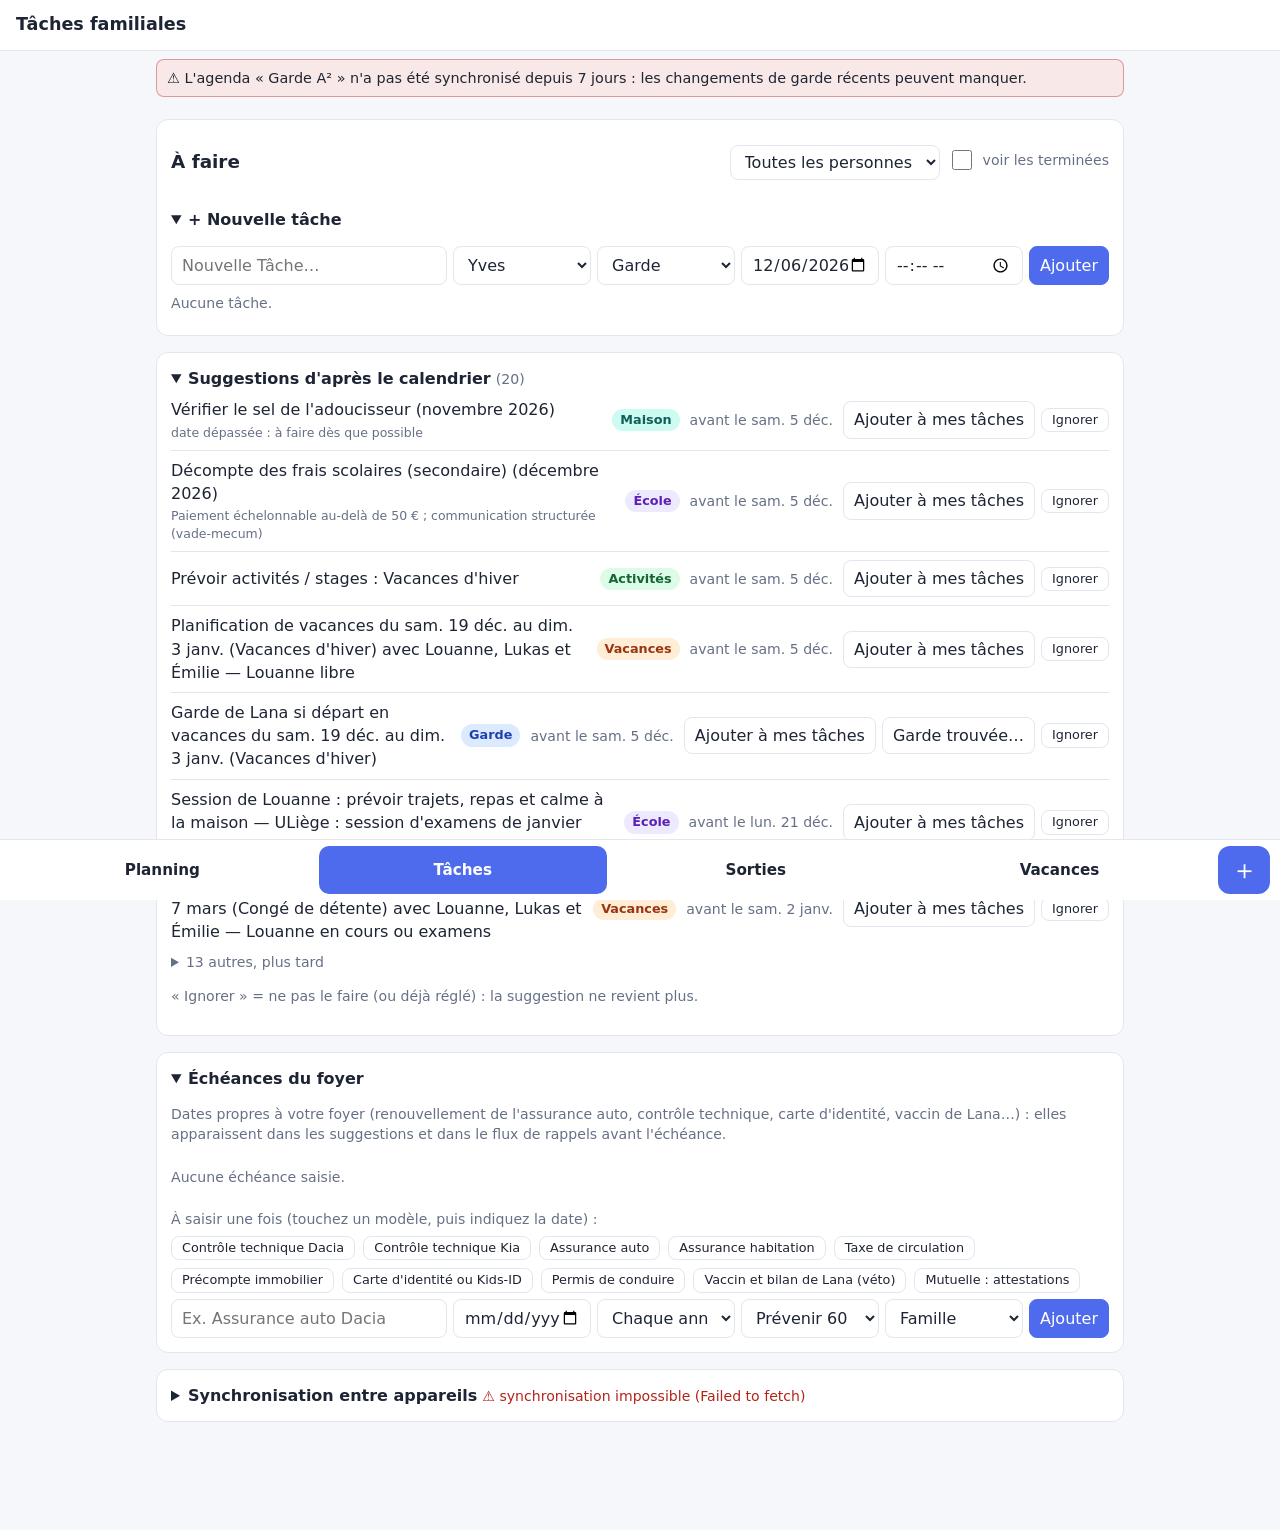
<file: taches.html>
<!doctype html>
<html lang="fr">
<head>
<meta charset="utf-8">
<meta name="viewport" content="width=device-width,initial-scale=1">
<meta name="theme-color" content="#4f6bed">
<link rel="manifest" href="manifest.webmanifest">
<link rel="apple-touch-icon" href="assets/icon-192.png">
<title>Tâches familiales</title>
<link rel="stylesheet" href="assets/style.css">
</head>
<body>
<header><h1>Tâches familiales</h1></header>
<main>
  <section class="card">
    <div class="bar"><h2>À faire</h2><span class="late" id="lateCount"></span><select id="filter" aria-label="Filtrer par personne"><option value="">Toutes les personnes</option></select><label class="check muted"><input type="checkbox" id="showDone"> voir les terminées</label></div>
    <details class="add-box" id="addBox" open>
      <summary><b>+ Nouvelle tâche</b></summary>
      <form class="add" id="f">
        <input id="title" placeholder="Nouvelle tâche…" aria-label="Titre de la tâche" required>
        <select id="who" aria-label="Responsable"></select>
        <select id="cat" aria-label="Catégorie"><option>Garde</option><option>École</option><option>Administratif</option><option>Santé</option><option>Activités</option><option>Vacances</option><option>Maison</option><option>Autre</option></select>
        <input id="due" type="date" aria-label="Échéance">
        <input id="time" type="time" aria-label="Heure (facultatif)">
        <button class="primary">Ajouter</button>
      </form>
    </details>
    <ul class="list" id="list"></ul>
  </section>
  <section class="card" id="sugg" hidden>
    <details open>
      <summary><b>Suggestions d'après le calendrier</b> <span class="muted" id="suggCount"></span></summary>
      <ul class="list" id="suggList"></ul>
      <details id="suggLaterBox" hidden><summary class="muted" id="suggLaterSum"></summary><ul class="list" id="suggLater"></ul></details>
      <p class="muted">« Ignorer » = ne pas le faire (ou déjà réglé) : la suggestion ne revient plus.</p>
    </details>
  </section>
  <section class="card">
    <details id="dueBox" open>
      <summary><b>Échéances du foyer</b> <span class="muted" id="dueCount"></span></summary>
      <p class="muted">Dates propres à votre foyer (renouvellement de l'assurance auto, contrôle technique, carte d'identité, vaccin de Lana…) : elles apparaissent dans les suggestions et dans le flux de rappels avant l'échéance.</p>
      <ul class="list" id="dueList"></ul>
      <p class="muted" style="margin-bottom:4px">À saisir une fois (touchez un modèle, puis indiquez la date) :</p>
      <div class="dacts" id="duePresets"><button type="button" class="mini" data-dp="Contrôle technique Dacia">Contrôle technique Dacia</button><button type="button" class="mini" data-dp="Contrôle technique Kia">Contrôle technique Kia</button><button type="button" class="mini" data-dp="Assurance auto">Assurance auto</button><button type="button" class="mini" data-dp="Assurance habitation">Assurance habitation</button><button type="button" class="mini" data-dp="Taxe de circulation">Taxe de circulation</button><button type="button" class="mini" data-dp="Précompte immobilier">Précompte immobilier</button><button type="button" class="mini" data-dp="Carte d&#39;identité ou Kids-ID">Carte d&#39;identité ou Kids-ID</button><button type="button" class="mini" data-dp="Permis de conduire">Permis de conduire</button><button type="button" class="mini" data-dp="Vaccin et bilan de Lana (véto)">Vaccin et bilan de Lana (véto)</button><button type="button" class="mini" data-dp="Mutuelle : attestations">Mutuelle : attestations</button></div>
      <form class="add" id="dueForm">
        <input id="dueTitle" placeholder="Ex. Assurance auto Dacia" aria-label="Intitulé de l'échéance" required>
        <input id="dueDate" type="date" aria-label="Prochaine échéance" required>
        <select id="dueEvery" aria-label="Fréquence"><option value="0">Une seule fois</option><option value="1" selected>Chaque année</option><option value="2">Tous les 2 ans</option><option value="3">Tous les 3 ans</option><option value="5">Tous les 5 ans</option><option value="6">Tous les 6 ans</option><option value="10">Tous les 10 ans</option></select>
        <select id="dueLead" aria-label="Prévenir"><option value="30">Prévenir 30 j avant</option><option value="60" selected>Prévenir 60 j avant</option><option value="90">Prévenir 90 j avant</option></select>
        <select id="dueWho" aria-label="Pour qui"></select>
        <button class="primary">Ajouter</button>
      </form>
    </details>
  </section>
  <section class="card">
    <details id="syncBox">
      <summary><b>Synchronisation entre appareils</b> <span class="muted" id="syncState"></span></summary>
      <p class="muted">Les tâches sont partagées via un projet Supabase, configuré dans data/sync-config.js (voir le README). Les champs ci-dessous ne servent qu'à utiliser un autre projet sur cet appareil ; « Désactiver » coupe la synchronisation sur cet appareil.</p>
      <form class="add" id="syncForm">
        <input id="syncUrl" placeholder="https://xxxx.supabase.co" aria-label="Adresse du projet Supabase" autocomplete="off">
        <input id="syncKey" placeholder="Clé « anon public »" aria-label="Clé publique Supabase" type="password" autocomplete="off">
        <button class="primary">Enregistrer</button>
        <button type="button" id="syncOff">Désactiver</button>
      </form>
      <h3 class="sub" style="margin:14px 0 4px;font-size:.9rem">Cet appareil</h3>
      <label class="dlgrow">La liste s'ouvre sur les tâches de…<select id="me" aria-label="Qui tient cet appareil"><option value="">Tout le monde</option><option value="moi">Yves</option><option value="emilie">Émilie</option></select></label>
      <h3 class="sub" style="margin:14px 0 4px;font-size:.9rem">Sauvegarde</h3>
      <p class="muted">Un fichier avec toutes vos données (tâches, événements, exceptions de garde, décisions de vacances, échéances) : à garder si le navigateur est effacé ou le téléphone changé.</p>
      <div class="dacts"><button type="button" id="exportBtn">Exporter (fichier)</button><label class="check" style="margin:0"><span class="mini" style="padding:8px 14px;border:1px solid var(--line);border-radius:8px;cursor:pointer">Importer…</span><input type="file" id="importFile" accept="application/json,.json" class="sr"></label></div>
      <p class="muted" id="backupMsg" aria-live="polite"></p>
    </details>
  </section>
</main>
<dialog id="dlg">
  <form id="dlgForm" method="dialog">
    <h3 id="dlgTitle" style="margin-top:0"></h3>
    <div class="two"><label class="dlgrow"><span>Du</span><input type="date" id="dlgFrom" required></label><label class="dlgrow"><span>Au</span><input type="date" id="dlgTo" required></label></div>
    <label class="dlgrow"><span id="dlgWhoLabel">Solution</span><input id="dlgWho" required autocomplete="off"></label>
    <label class="dlgrow" id="dlgStatusRow"><span>Statut</span><select id="dlgStatus"><option>confirmé</option><option>à confirmer</option></select></label>
    <label class="dlgrow"><span>Note (facultatif)</span><input id="dlgNote" autocomplete="off"></label>
    <div class="dlgbtns"><button type="button" id="dlgCancel">Annuler</button><button class="primary" id="dlgOk">Enregistrer</button></div>
  </form>
</dialog>
<script src="data/school-holidays.js"></script>
<script src="data/school-holidays-auto.js"></script>
<script src="data/people.js"></script>
<script src="data/absences.js"></script>
<script src="data/custody.js"></script>
<script src="data/childcare.js"></script>
<script src="data/school-events.js"></script>
<script src="data/schedules.js"></script>
<script src="data/recurring-tasks.js"></script>
<script src="data/calendar.js"></script>
<script src="data/calendar-filters.js"></script>
<script src="assets/common.js"></script>
<script src="data/sync-config.js"></script>
<script src="assets/tasks-sync.js"></script>
<script src="assets/records.js"></script>
<script>
nav("t");
const KEY = "family-tasks-v1";
let tasks = Records.local(); // tâches ET enregistrements partagés (kind : exceptions de garde, solutions de garde, décisions de vacances, échéances du foyer)
Records.apply(tasks);
const save = () => { Records.saveLocal(tasks); Records.apply(tasks); };
const people = [{ id: "famille", name: "Famille" }, ...(window.PEOPLE || [])];
const opts = people.map(p => `<option value="${esc(p.id)}">${esc(p.name)}</option>`).join("");
// Une tâche a un responsable : « Famille » n'en est pas un (chacun croit que l'autre s'en occupe). Il reste pour les échéances et les anciennes tâches.
const taskPeople = people.filter(p => p.id !== "famille");
document.getElementById("who").innerHTML = taskPeople.map(p => `<option value="${esc(p.id)}">${esc(p.name)}</option>`).join("");
const whoSelect = (id, cur) => `<select class="whosel" data-who="${esc(id)}" aria-label="Responsable">${(cur === "famille" ? people : taskPeople).map(p => `<option value="${esc(p.id)}"${p.id === cur ? " selected" : ""}>${esc(p.id === "famille" ? "À attribuer" : p.name.replace(/ \(.*\)/, ""))}</option>`).join("")}</select>`;
document.getElementById("due").value = addDays(iso(new Date()), 1); // une tâche sans date n'est jamais rappelée : demain par défaut
document.getElementById("filter").insertAdjacentHTML("beforeend", opts);
try { const me = localStorage.getItem("family-me") || ""; document.getElementById("me").value = me; document.getElementById("filter").value = me; } catch (e) {} // la liste s'ouvre sur les tâches de la personne qui tient cet appareil
const nameOf = id => (people.find(p => p.id === id) || {}).name || id;
const nowMs = () => taskSync.now();
const hash = s => { let h = 5381; for (const c of s) h = ((h << 5) + h + c.codePointAt(0)) >>> 0; return h.toString(36); };
const hm = t => (t ? " à " + t.replace(":", " h ") : "");

// Suggestions : planification autour des congés, tâches annuelles. Les suggestions de période portent `until` (fin de la période).
function suggestions() {
  const today = iso(new Date());
  const out = [], yearly = [];
  // Actions liées aux événements scolaires (data/school-events.js : todo, dueOffset, amount, time) : proposées 30 jours avant leur échéance, jamais écartées par le plafond.
  schoolTodos(today).forEach(t => yearly.push(t));
  const push = (arr, s) => arr.push({ ...s, due: s.due < today ? today : s.due });
  (window.SCHOOL_HOLIDAYS || []).filter(h => h.type === "vacances" && h.end >= today).forEach(h => {
    const weeks = h.name.includes("été") ? 10 : 4, label = h.name.replace(/ \(.*\)/, "");
    push(out, { title: "Prévoir activités / stages : " + label, cat: "Activités", who: "famille", due: addDays(h.start, -weeks * 7), until: h.end });
  });
  childcareGaps().filter(g => g.end >= today).forEach(g => {
    const label = g.start === g.end ? fmt(parse(g.start)) : `du ${fmt(parse(g.start))} au ${fmt(parse(g.end))}`;
    push(out, { title: `Planification de garde A² (Adrian et Alixia) ${label} (${g.holiday.replace(/ \(.*\)/, "")})`, cat: "Garde", who: "moi", due: addDays(g.start, g.holiday.includes("été") ? -56 : -28), until: g.end, plan: { type: "childcare", start: g.start, end: g.end, label: g.holiday.replace(/ \(.*\)/, "") } });
  });
  // A² chez l'autre parent pendant un congé : partir en vacances avec Louanne, Lukas et Émilie, et prévoir Lana.
  awayPeriods().filter(a => a.end >= today).forEach(a => {
    const dec = (window.HOLIDAY_DECISIONS || {})[`${congeKey(a.holiday)}:${a.hstart.slice(0, 4)}`], decided = dec && dec.status !== "decide"; // décidé dans la page Vacances (on part / on reste)
    const summer = a.holiday.includes("été"), label = `du ${fmt(parse(a.start))} au ${fmt(parse(a.end))} (${a.holiday.replace(/ \(.*\)/, "")})`;
    if (!decided) push(out, { title: `Planification de vacances ${label} avec Louanne, Lukas et Émilie${a.louanne ? " — " + a.louanne : ""}`, cat: "Vacances", who: "famille", due: addDays(a.start, -(summer ? 16 : 8) * 7), until: a.end });
    if (!(dec && dec.status === "reste") && !(window.HOUSE_EMPTY || []).some(h => h.start <= a.end && h.end >= a.start))
      push(out, { title: `Garde de Lana si départ en vacances ${label}`, cat: "Garde", who: "lana", due: addDays(a.start, -(summer ? 8 : 4) * 7), until: a.end, plan: { type: "house", start: a.start, end: a.end, label: a.holiday.replace(/ \(.*\)/, "") } });
  });
  (window.HOUSE_EMPTY || []).filter(a => !a.sitter && a.end >= today).forEach(a =>
    push(out, { title: `Trouver qui garde Lana du ${fmt(parse(a.start))} au ${fmt(parse(a.end))}`, cat: "Garde", who: "lana", due: addDays(a.start, -14), until: a.end, plan: { type: "house", start: a.start, end: a.end, label: a.note || "" } }));
  // Tâches annuelles et échéances du foyer : visibles `lead` jours avant leur échéance (60 par défaut), jamais écartées par le plafond des autres suggestions.
  annualTasks(today).forEach(t => yearly.push(t));
  const known = new Set(tasks.filter(t => !t.kind).map(t => t.title));
  const keep = s => !known.has(s.title);
  const byDue = (a, b) => a.due.localeCompare(b.due);
  return [...yearly.filter(keep).sort(byDue), ...out.filter(keep).sort(byDue).slice(0, 16)].sort(byDue);
}

function add(t) {
  const { key, recurring, start, lead, deadline, record, plan, ...rest } = t;
  if (rest.who === "famille") rest.who = "moi"; // Yves par défaut ; à réattribuer d'un geste dans la liste
  const n = { id: key ? "s" + hash(key) : "t" + Date.now().toString(36) + Math.random().toString(36).slice(2, 6), done: false, ...rest, updated: nowMs() };
  tasks = tasks.filter(x => String(x.id) !== String(n.id)); tasks.push(n); save(); render(); remotePush(n);
}

// Synchronisation (si configurée) : les erreurs réseau n'empêchent pas de travailler en local.
const stateEl = document.getElementById("syncState");
const setState = (txt, bad) => { stateEl.textContent = txt; stateEl.style.color = bad ? "var(--diff)" : ""; };
async function remotePush(t) { if (!taskSync.config()) return; try { await taskSync.push(t); setState("✓ synchronisé"); } catch (e) { setState("⚠ hors ligne : sera renvoyé à la prochaine synchronisation", true); } renderStatus(); }
async function remoteRemove(ids) { ids = [].concat(ids); ids.forEach(i => taskSync.markDeleted(i)); if (!taskSync.config()) return; try { await taskSync.remove(ids); setState("✓ synchronisé"); } catch (e) { setState("⚠ hors ligne : suppression renvoyée plus tard", true); } renderStatus(); }
async function runSync() {
  if (!taskSync.config()) { setState("(désactivée)"); return; }
  try {
    const list = await taskSync.sync(tasks, () => tasks);
    if (!list) return; // une synchronisation est déjà en cours
    tasks = list; save(); render(); setState("✓ synchronisé " + new Date().toLocaleTimeString("fr-BE", { hour: "2-digit", minute: "2-digit" }));
  } catch (e) { setState("⚠ synchronisation impossible (" + e.message + ")", true); }
  renderStatus();
}

// Nettoyage : les tâches de planning liées à une période (garde, vacances, Lana ; l'ancienne tâche « Sortie avec Émilie » n'est conservée ici que pour être purgée) et les suggestions écartées sont supprimées
// une fois la période passée. Les tâches libres (et les entretiens) ne sont jamais supprimées automatiquement.
// Anciennes tâches sans « until » : reconnues seulement si leur titre est exactement celui d'une suggestion de période.
const GENERATED_RE = /^(Planification de (?:garde A² \(Adrian et Alixia\)|vacances)|Garde de Lana si départ en vacances|Trouver qui garde Lana du|Sortie avec Émilie) (?:du \S+ \d{1,2} \S+ au \S+ \d{1,2} \S+|\S+ \d{1,2} \S+)/;
const MON_ABBR = { "janv.": 0, "févr.": 1, "mars": 2, "avr.": 3, "mai": 4, "juin": 5, "juil.": 6, "août": 7, "sept.": 8, "oct.": 9, "nov.": 10, "déc.": 11 };
function periodEnd(t) {
  if (t.until) return t.until;
  if (!GENERATED_RE.test(t.title || "")) return null;
  const m = [...t.title.matchAll(/(\d{1,2}) (janv\.|févr\.|mars|avr\.|mai|juin|juil\.|août|sept\.|oct\.|nov\.|déc\.)(?![\p{L}])/gu)].pop();
  if (!m) return null;
  const base = t.due || iso(new Date()), y = +base.slice(0, 4);
  let end = iso(new Date(y, MON_ABBR[m[2]], +m[1]));
  if (end < base) end = iso(new Date(y + 1, MON_ABBR[m[2]], +m[1]));
  return end;
}
function purgePast() {
  const today = iso(new Date()), gone = tasks.filter(t => { const e = periodEnd(t); return e && e < today && (t.until ? t.auto !== false : true); });
  if (!gone.length) return;
  tasks = tasks.filter(t => !gone.includes(t)); save();
  remoteRemove(gone.map(t => t.id));
}

const byDue = (a, b) => (a.due || "9999").localeCompare(b.due || "9999") || (a.time || "").localeCompare(b.time || "");
function render() {
  purgePast();
  const f = document.getElementById("filter").value, sd = document.getElementById("showDone").checked, today = iso(new Date());
  const mine = tasks.filter(t => !t.kind && !t.dismissed && (!f || t.who === f || t.who === "famille"));
  const rows = [...mine.filter(t => !t.done).sort(byDue), ...(sd ? mine.filter(t => t.done).sort((a, b) => (b.doneAt || 0) - (a.doneAt || 0)) : [])];
  const late = mine.filter(t => !t.done && t.due && t.due < today).length;
  document.getElementById("lateCount").textContent = late ? `⚠ ${late} en retard` : "";
  const empty = mine.length ? "Tout est fait ✓" : "Aucune tâche.";
  document.getElementById("list").innerHTML = rows.length ? rows.map(t => `
    <li class="item task ${t.done ? "done" : ""}"><input type="checkbox" data-id="${esc(t.id)}" ${t.done ? "checked" : ""} aria-label="Terminée">
    <span class="t">${esc(t.title)}${t.note ? `<small class="note">${esc(t.note)}</small>` : ""}</span><span class="meta">${whoSelect(t.id, t.who)}${catTag(t.cat)}
    <span class="${t.due && t.due < today && !t.done ? "late" : "muted"}">${t.due ? (t.due < today && !t.done ? "⚠ en retard · " : "") + esc(fmt(parse(t.due)) + hm(t.time)) : ""}</span>${t.due && !t.done ? `<button class="mini" data-snooze="${esc(t.id)}" title="Reporter d'une semaine">+1 sem.</button>` : ""}</span>
    <button data-del="${esc(t.id)}" title="Supprimer" aria-label="Supprimer">✕</button></li>`).join("") : `<li class="muted">${empty}</li>`;
  const s = suggestions();
  document.getElementById("sugg").hidden = !s.length;
  document.getElementById("suggCount").textContent = s.length ? `(${s.length})` : "";
  // Les suggestions à moins de 30 jours d'abord ; les autres sont repliées (« N autres, plus tard ») pour ne pas noyer la liste
  const sugLi = (x, i) => `<li class="item sugg"><span class="t">${esc(x.title)}${x.note ? `<small class="note">${esc(x.note)}</small>` : ""}</span><span class="meta">${catTag(x.cat)}<span class="muted">avant le ${esc(fmt(parse(x.due)))}</span></span><span class="acts"><button data-s="${i}">Ajouter à mes tâches</button>${x.plan ? `<button data-p="${i}" title="Noter la solution trouvée">Garde trouvée…</button>` : ""}<button class="mini" data-x="${i}" title="Ignorer : ne pas le faire, ou déjà réglé">Ignorer</button></span></li>`;
  const horizon = addDays(today, 30), nearIdx = [], laterIdx = [];
  s.forEach((x, i) => (x.due <= horizon || x.late ? nearIdx : laterIdx).push(i));
  document.getElementById("suggList").innerHTML = nearIdx.map(i => sugLi(s[i], i)).join("") || `<li class="muted">Rien à proposer pour les 30 prochains jours.</li>`;
  document.getElementById("suggLaterBox").hidden = !laterIdx.length;
  document.getElementById("suggLaterSum").textContent = `${laterIdx.length} autre${laterIdx.length > 1 ? "s" : ""}, plus tard`;
  document.getElementById("suggLater").innerHTML = laterIdx.map(i => sugLi(s[i], i)).join("");
  window._s = s;
  renderDeadlines();
}

document.getElementById("f").onsubmit = e => {
  e.preventDefault();
  const v = document.getElementById("title").value.trim();
  if (!v) return;
  add({ title: v, who: document.getElementById("who").value, cat: document.getElementById("cat").value, due: document.getElementById("due").value, time: document.getElementById("time").value || undefined });
  e.target.reset(); document.getElementById("due").value = addDays(iso(new Date()), 1);
};
document.addEventListener("click", e => {
  const d = (e.target.closest("button") || {}).dataset;
  if (!d) return;
  if (d.del) { const id = d.del, t0 = tasks.find(t => String(t.id) === id); if (t0 && !confirm(`Supprimer « ${t0.title} » ?`)) return; tasks = tasks.filter(t => String(t.id) !== id); save(); render(); remoteRemove(id); }
  if (d.snooze) { const t = tasks.find(t => String(t.id) === d.snooze); if (t) { t.due = addDays(t.due > iso(new Date()) ? t.due : iso(new Date()), 7); if (t.until && t.until < t.due) t.until = t.due; t.updated = nowMs(); save(); render(); remotePush(t); } }
  if (d.s) { const x = window._s[d.s]; if (x) add({ ...x, key: x.title }); }
  if (d.x) { const x = window._s[d.x]; if (x) add({ ...x, key: x.title, dismissed: true, done: true }); }
  if (d.p) { const x = window._s[d.p]; if (x && x.plan) openPlan(x); }
  if (d.dp) { document.getElementById("dueTitle").value = d.dp; document.getElementById("dueDate").focus(); return; }
  if (d.dd) { const r0 = Records.of("deadline", tasks).find(r => String(r.id) === d.dd); if (r0 && !confirm(`Supprimer l'échéance « ${r0.title} » ?`)) return; Records.remove(d.dd).then(() => { tasks = Records.local(); render(); }); }
});
document.addEventListener("change", e => {
  if (e.target.dataset.id) { const t = tasks.find(t => String(t.id) === e.target.dataset.id); if (!t) return; t.done = e.target.checked; t.doneAt = t.done ? nowMs() : undefined; t.updated = nowMs(); save(); render(); remotePush(t); }
  else if (e.target.dataset.who) { const t = tasks.find(t => String(t.id) === e.target.dataset.who); if (!t) return; t.who = e.target.value; t.updated = nowMs(); save(); render(); remotePush(t); }
  else if (e.target.id === "filter" || e.target.id === "showDone") render();
  else if (e.target.id === "me") { try { localStorage.setItem("family-me", e.target.value); } catch (x) {} document.getElementById("filter").value = e.target.value; render(); }
});
// Solutions de garde (A² en congé, Lana) : enregistrées comme enregistrements partagés ; la suggestion disparaît.
let planCtx = null;
const dlg = document.getElementById("dlg");
function openPlan(x) {
  planCtx = x.plan; const isHouse = x.plan.type === "house";
  document.getElementById("dlgTitle").textContent = (isHouse ? "Qui garde Lana ? " : "Garde de A² ") + `du ${fmt(parse(x.plan.start))} au ${fmt(parse(x.plan.end))}`;
  document.getElementById("dlgWhoLabel").textContent = isHouse ? "Qui s'en occupe" : "Solution (stage, grands-parents…)";
  document.getElementById("dlgStatusRow").hidden = isHouse;
  ["dlgWho", "dlgNote"].forEach(i => { document.getElementById(i).value = ""; });
  document.getElementById("dlgFrom").value = x.plan.start; document.getElementById("dlgTo").value = x.plan.end; // dates modifiables : la solution peut ne couvrir qu'une partie de la période
  dlg.showModal();
}
document.getElementById("dlgCancel").onclick = () => dlg.close();
document.getElementById("dlgForm").onsubmit = async e => {
  e.preventDefault();
  const who = document.getElementById("dlgWho").value.trim(), note = document.getElementById("dlgNote").value.trim(), p = planCtx;
  const from = document.getElementById("dlgFrom").value, to = document.getElementById("dlgTo").value;
  if (!who || !p || !from || !to || to < from) return;
  p.start = from; p.end = to;
  dlg.close();
  await Records.put(p.type === "house" ? { id: `l${p.start}${p.end}`, kind: "house", start: p.start, end: p.end, sitter: who, note }
    : { id: `c${p.start}${p.end}`, kind: "childcare", start: p.start, end: p.end, solution: who, status: document.getElementById("dlgStatus").value, note });
  tasks = Records.local(); render();
};

// Échéances du foyer (enregistrements « deadline »)
const EVERY = { 0: "une seule fois", 1: "chaque année", 2: "tous les 2 ans", 3: "tous les 3 ans", 5: "tous les 5 ans", 6: "tous les 6 ans", 10: "tous les 10 ans" };
document.getElementById("dueWho").innerHTML = opts;
function renderDeadlines() {
  const l = Records.of("deadline", tasks).sort((a, b) => (a.date || "").localeCompare(b.date || ""));
  document.getElementById("dueCount").textContent = l.length ? `(${l.length})` : "";
  document.getElementById("dueList").innerHTML = l.map(d => `<li class="item"><span class="t">${esc(d.title)}<small class="note">${esc(fmt(parse(d.date)))} ${esc(d.date.slice(0, 4))} · ${esc(EVERY[d.every] || "chaque année")} · prévenu ${esc(d.lead || 60)} j avant · ${esc(nameOf(d.who))}</small></span><button data-dd="${esc(d.id)}" title="Supprimer" aria-label="Supprimer">✕</button></li>`).join("") || `<li class="muted">Aucune échéance saisie.</li>`;
}
document.getElementById("dueForm").onsubmit = async e => {
  e.preventDefault();
  const title = document.getElementById("dueTitle").value.trim(), date = document.getElementById("dueDate").value;
  if (!title || !date) return;
  await Records.put({ id: Records.newId("d"), kind: "deadline", title, date, every: +document.getElementById("dueEvery").value, lead: +document.getElementById("dueLead").value, who: document.getElementById("dueWho").value, cat: "Administratif" });
  tasks = Records.local(); e.target.reset(); render();
};
document.getElementById("exportBtn").onclick = () => {
  const blob = new Blob([JSON.stringify({ app: "famille", exported: new Date().toISOString(), records: Records.local() }, null, 1)], { type: "application/json" }), a = document.createElement("a");
  a.href = URL.createObjectURL(blob); a.download = `famille-sauvegarde-${iso(new Date())}.json`; document.body.appendChild(a); a.click(); a.remove();
  document.getElementById("backupMsg").textContent = `Exporté : ${Records.local().length} enregistrements.`;
};
document.getElementById("importFile").onchange = async e => {
  const f = e.target.files[0], msg = document.getElementById("backupMsg"); if (!f) return;
  try {
    const d = JSON.parse(await f.text()), list = Array.isArray(d) ? d : d.records;
    if (!Array.isArray(list)) throw new Error("format inconnu");
    const ok = list.filter(r => r && typeof r === "object" && r.id !== undefined && r.id !== null);
    if (!ok.length || !confirm(`Importer ${ok.length} enregistrements ? Ceux qui existent déjà seront remplacés.`)) { msg.textContent = "Import annulé."; return; }
    const ids = new Set(ok.map(r => String(r.id)));
    tasks = [...tasks.filter(t => !ids.has(String(t.id))), ...ok.map(r => ({ ...r, id: String(r.id), updated: nowMs() }))];
    save(); render(); msg.textContent = `Importé : ${ok.length} enregistrements.`; runSync();
  } catch (err) { msg.textContent = "Fichier illisible (" + err.message + ")."; }
  e.target.value = "";
};
document.getElementById("syncForm").onsubmit = e => { e.preventDefault(); taskSync.setConfig(syncUrl.value, syncKey.value); syncKey.value = ""; runSync(); };
document.getElementById("syncOff").onclick = () => { taskSync.disable(); syncUrl.value = ""; setState("(désactivée)"); };
const cfg = taskSync.config(); if (cfg) syncUrl.value = cfg.url;
function focusNewTask() { const b = document.getElementById("addBox"); b.open = true; b.scrollIntoView({ block: "center" }); document.getElementById("title").focus({ preventScroll: true }); }
if (location.hash === "#new-task") focusNewTask();
addEventListener("hashchange", () => { if (location.hash === "#new-task") focusNewTask(); });
render();
runSync();
setInterval(runSync, 60000);
addEventListener("focus", runSync);
</script>
</body>
</html>
</file>
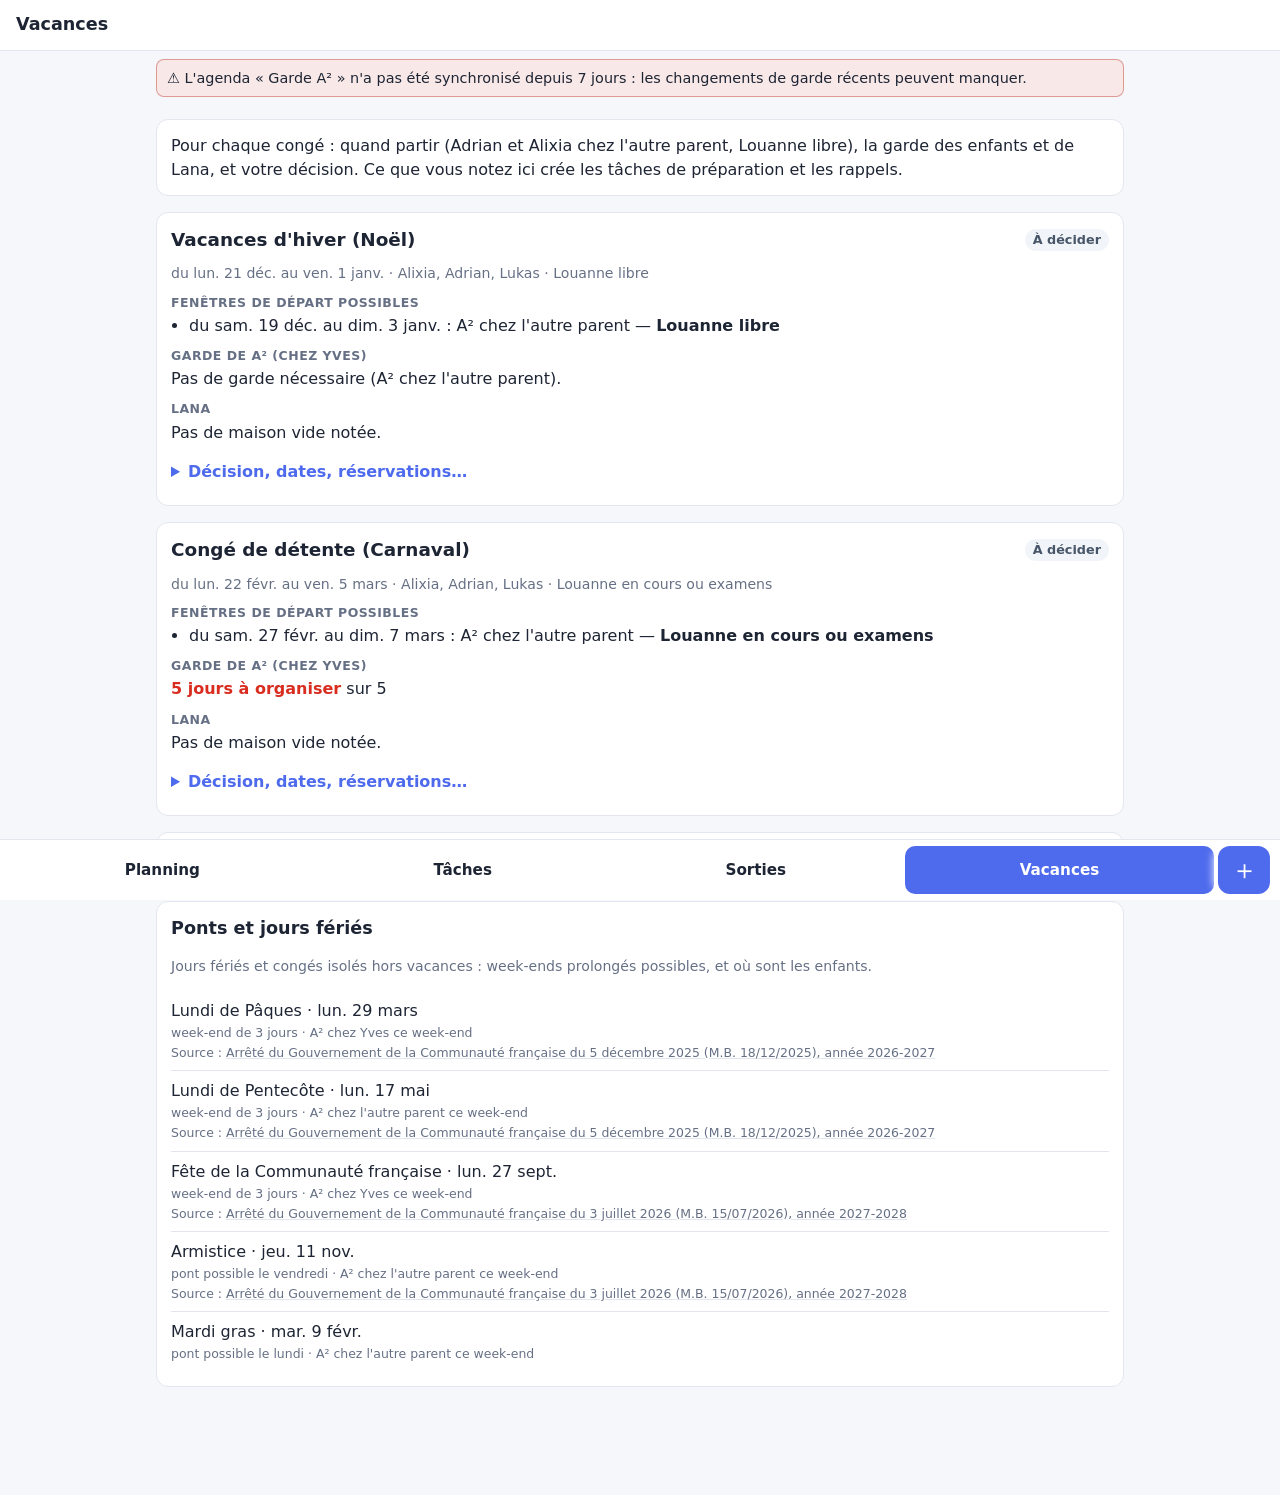
<file: vacances.html>
<!doctype html>
<html lang="fr">
<head>
<meta charset="utf-8">
<meta name="viewport" content="width=device-width,initial-scale=1">
<meta name="theme-color" content="#4f6bed">
<link rel="manifest" href="manifest.webmanifest">
<link rel="apple-touch-icon" href="assets/icon-192.png">
<title>Vacances</title>
<link rel="stylesheet" href="assets/style.css">
</head>
<body>
<header><h1>Vacances</h1></header>
<main>
  <section class="card">
    <p style="margin:0">Pour chaque congé : quand partir (Adrian et Alixia chez l'autre parent, Louanne libre), la garde des enfants et de Lana, et votre décision. Ce que vous notez ici crée les tâches de préparation et les rappels.</p>
  </section>
  <div id="list"></div>
  <section class="card">
    <h2 style="margin-top:0;font-size:1.1rem">Ponts et jours fériés</h2>
    <p class="muted" style="margin-top:0">Jours fériés et congés isolés hors vacances : week-ends prolongés possibles, et où sont les enfants.</p>
    <ul class="list" id="ponts"></ul>
  </section>
</main>
<script src="data/school-holidays.js"></script>
<script src="data/school-holidays-auto.js"></script>
<script src="data/people.js"></script>
<script src="data/absences.js"></script>
<script src="data/custody.js"></script>
<script src="data/childcare.js"></script>
<script src="data/school-events.js"></script>
<script src="data/calendar.js"></script>
<script src="data/calendar-filters.js"></script>
<script src="assets/common.js"></script>
<script src="data/sync-config.js"></script>
<script src="assets/tasks-sync.js"></script>
<script src="assets/records.js"></script>
<script>
nav("v");
Records.apply();
const today = () => iso(new Date());
const dRange = (a, b) => (a === b ? fmt(parse(a)) : `du ${fmt(parse(a))} au ${fmt(parse(b))}`);
const pname = ids => String(ids).split(",").map(i => ((PEOPLE.find(p => p.id === i) || {}).name || i).replace(/ \(.*\)/, "")).join(", ");

// Source de la date (arrêté officiel, ou date calculée à confirmer) : permet de la vérifier.
function srcNote(id) {
  const s = (window.HOLIDAY_SOURCES || {})[id]; if (!s) return "";
  return `<small class="note">Source : ${s.url ? `<a href="${esc(s.url)}" target="_blank" rel="noopener">${esc(s.label)}</a>` : `<b>${esc(s.label)}</b>`}</small>`;
}

function holidays() {
  const t = today(), lim = addDays(t, 730);
  return (window.SCHOOL_HOLIDAYS || []).filter(h => h.type === "vacances" && h.end >= t && h.start <= lim);
}

function card(h, away, gaps, days) {
  const key = congeKey(h.name), year = h.start.slice(0, 4), id = `h${key.replace(/\W+/g, "_")}${year}`;
  const rec = (window.HOLIDAY_DECISIONS || {})[`${key}:${year}`] || {};
  const status = rec.status || "decide";
  const badge = status === "part" ? `<span class="tag cat-activites">On part${rec.dest ? " : " + esc(rec.dest) : ""}${rec.from ? " · " + esc(dRange(rec.from, rec.to || rec.from)) : ""}</span>`
    : status === "reste" ? `<span class="tag cat-garde">On reste</span>` : `<span class="tag cat-autre">À décider</span>`;
  const windows = away.map(a => `<li>${esc(dRange(a.start, a.end))} : A² chez l'autre parent${a.louanne ? ` — <b>${esc(a.louanne)}</b>` : ""}</li>`).join("");
  const toOrg = gaps.reduce((n, g) => n + days.filter(d => d.date >= g.start && d.date <= g.end && !d.solution).length, 0);
  const total = days.length, organised = days.filter(d => d.solution).length;
  const house = (window.HOUSE_EMPTY || []).filter(x => x.start <= h.end && x.end >= h.start);
  const dates = rec.from ? ` value="${esc(rec.from)}"` : "";
  return `<section class="card hol" data-id="${esc(id)}" data-key="${esc(key)}" data-year="${esc(year)}" data-name="${esc(h.name)}">
    <div class="bar"><h2 style="text-transform:none">${esc(h.name)}</h2>${badge}</div>
    <p class="muted" style="margin:0 0 8px">${esc(dRange(h.start, h.end))} · ${esc(pname(KIDS.join(",")))}${louanneNote(h.start, h.end) ? " · " + esc(louanneNote(h.start, h.end)) : ""}</p>
    <h3 class="sub">Fenêtres de départ possibles</h3>
    ${windows ? `<ul class="plain">${windows}</ul>` : `<p class="muted" style="margin:0">A² est chez Yves pendant tout le congé : partir avec eux, ou organiser leur garde.</p>`}
    <h3 class="sub">Garde de A² (chez Yves)</h3>
    <p style="margin:0">${total ? (toOrg ? `<span class="late">${toOrg} jour${toOrg > 1 ? "s" : ""} à organiser</span> sur ${total}` : `Tout est organisé (${organised} jour${organised > 1 ? "s" : ""})`) : `Pas de garde nécessaire (A² chez l'autre parent).`}</p>
    <h3 class="sub">Lana</h3>
    <p style="margin:0">${house.length ? house.map(x => x.sitter ? `Gardée par ${esc(x.sitter)} (${esc(dRange(x.start, x.end))})` : `<span class="late">Sans solution</span> (${esc(dRange(x.start, x.end))})`).join(" · ") : `Pas de maison vide notée.`}</p>
    <details class="dact"><summary>Décision, dates, réservations…</summary>
      <form class="holform">
        <label class="dlgrow">Décision<select name="status"><option value="decide"${status === "decide" ? " selected" : ""}>À décider</option><option value="part"${status === "part" ? " selected" : ""}>On part</option><option value="reste"${status === "reste" ? " selected" : ""}>On reste</option></select></label>
        <div class="two"><label class="dlgrow">Du<input type="date" name="from"${dates}></label><label class="dlgrow">Au<input type="date" name="to" value="${esc(rec.to || "")}"></label></div>
        <label class="dlgrow">Destination<input name="dest" value="${esc(rec.dest || "")}" autocomplete="off"></label>
        <label class="dlgrow">Budget<input name="budget" value="${esc(rec.budget || "")}" placeholder="Ex. 1 800 €" autocomplete="off"></label>
        <label class="dlgrow">Qui garde Lana<input name="lana" value="${esc(rec.lana || "")}" autocomplete="off"></label>
        <div class="checks">
          <label class="check"><input type="checkbox" name="lodging"${rec.lodging ? " checked" : ""}> Hébergement réservé</label>
          <label class="check"><input type="checkbox" name="transport"${rec.transport ? " checked" : ""}> Transport réservé</label>
          <label class="check"><input type="checkbox" name="docs"${rec.docs ? " checked" : ""}> Documents vérifiés (cartes d'identité, Kids-ID, assurance voyage, carte européenne)</label>
          <label class="check"><input type="checkbox" name="mail"${rec.mail ? " checked" : ""}> Courrier et plantes organisés</label>
        </div>
        <label class="dlgrow">Note<input name="note" value="${esc(rec.note || "")}" autocomplete="off"></label>
        <div class="dacts"><button class="primary">Enregistrer</button>${rec.id ? `<button type="button" data-clear="1">Effacer la décision</button>` : ""}</div>
        <p class="muted flash" aria-live="polite"></p>
      </form>
    </details>
  </section>`;
}

function render() {
  const t = today(), aways = awayPeriods(), gaps = childcareGaps(), days = childcareDays();
  const hs = holidays();
  const cards = hs.map(h => card(h, aways.filter(a => a.hstart === h.start), gaps.filter(g => g.holiday === h.name && g.start >= h.start && g.end <= h.end), days.filter(d => d.holiday === h.name && d.date >= h.start && d.date <= h.end && d.date >= t)));
  // Les deux prochains congés en entier ; les suivants repliés (la plupart sont à plus d'un an)
  document.getElementById("list").innerHTML = cards.slice(0, 2).join("") + (cards.length > 2 ? `<details class="card"><summary><b>${cards.length - 2} congés suivants</b></summary>${cards.slice(2).join("")}</details>` : "") || `<section class="card muted">Aucun congé connu dans les deux prochaines années.</section>`;
  // Ponts : jours fériés et congés isolés hors vacances, sur 12 mois
  const wd = ["dim.", "lun.", "mar.", "mer.", "jeu.", "ven.", "sam."], lim = addDays(t, 365);
  const rows = daysOff().filter(o => o.date >= t && o.date <= lim && !(window.SCHOOL_HOLIDAYS || []).some(h => h.type === "vacances" && o.date >= h.start && o.date <= h.end)).map(o => {
    const d = parse(o.date).getDay(), sat = addDays(o.date, { 1: -2, 2: -3, 4: 2, 5: 1, 3: 3, 6: 0, 0: -1 }[d]), where = custodyOn(sat); // week-end concerné : celui qui précède un lundi/mardi, suit un jeudi/vendredi
    const hint = d === 4 ? "pont possible le vendredi" : d === 2 ? "pont possible le lundi" : d === 1 || d === 5 ? "week-end de 3 jours" : d === 3 ? "en milieu de semaine" : "week-end";
    return `<li class="item"><span class="t">${esc(o.name)} · ${esc(wd[d])} ${esc(fmt(parse(o.date)).replace(/^[^ ]+ /, ""))}<small class="note">${esc(hint)}${where ? " · " + (where === "autre" ? "A² chez l'autre parent ce week-end" : where === "moi" ? "A² chez Yves ce week-end" : "jour d'échange") : ""}</small>${srcNote(o.src)}</span></li>`;
  });
  document.getElementById("ponts").innerHTML = rows.join("") || `<li class="muted">Aucun.</li>`;
}

document.getElementById("list").addEventListener("submit", async e => {
  e.preventDefault();
  const form = e.target, c = form.closest(".hol"), f = new FormData(form), v = n => (f.get(n) || "").toString().trim();
  const rec = { id: c.dataset.id, kind: "holiday", key: c.dataset.key, year: c.dataset.year, name: c.dataset.name, status: v("status"), from: v("from"), to: v("to"), dest: v("dest"), budget: v("budget"), lana: v("lana"),
    lodging: f.has("lodging"), transport: f.has("transport"), docs: f.has("docs"), mail: f.has("mail"), note: v("note") };
  if (rec.status === "part" && rec.from && rec.to && rec.to < rec.from) { form.querySelector(".flash").textContent = "La date de fin précède le début."; return; }
  const prev = (window.HOLIDAY_DECISIONS || {})[`${rec.key}:${rec.year}`];
  let sent = await Records.put(rec);
  // changement d'avis (« on reste », autres dates) : l'ancienne maison vide et les préparatifs ne valent plus
  if (prev && prev.status === "part" && prev.from && (rec.status !== "part" || prev.from !== rec.from || prev.to !== rec.to)) {
    await Records.remove(`l${prev.from}${prev.to}`);
    if (rec.status !== "part") for (const id of ["vdocs", "vmail", "vlodg", "vtrans"]) await Records.remove(`${id}-${rec.id}`);
  }
  // « On part » avec dates : la maison est vide (Lana : alerte « sans solution » tant que personne n'est noté), et les préparatifs deviennent des tâches
  // (documents d'identité à J-21, courrier et plantes à J-7) tant que les cases ne sont pas cochées.
  if (rec.status === "part" && rec.from && rec.to) {
    await Records.put({ id: `l${rec.from}${rec.to}`, kind: "house", start: rec.from, end: rec.to, sitter: rec.lana, note: "Vacances : " + (rec.dest || rec.name) });
    const today = iso(new Date()), due = (n) => (addDays(rec.from, -n) < today ? today : addDays(rec.from, -n)), label = rec.dest || rec.name;
    const prep = [["docs", "vdocs", `Vérifier les documents avant le départ (${label}) : cartes d'identité, Kids-ID, assurance voyage, carte européenne`, 21], ["mail", "vmail", `Courrier et plantes avant le départ (${label})`, 7],
      ["lodging", "vlodg", `Hébergement à réserver (${label})`, 60], ["transport", "vtrans", `Transport à réserver (${label})`, 60]];
    for (const [key, id, title, n] of prep) {
      if (rec[key]) await Records.remove(`${id}-${rec.id}`);
      else { const ex = Records.local().find(x => x.id === `${id}-${rec.id}`); await Records.put({ ...(ex || {}), id: `${id}-${rec.id}`, title, cat: "Vacances", who: ex ? ex.who : "moi", due: due(n), done: ex ? !!ex.done : false }); }
    }
  }
  render();
  const again = document.querySelector(`.hol[data-id="${CSS.escape(c.dataset.id)}"] .flash`); if (again) again.textContent = sent ? "Enregistré ✓" : "Enregistré sur ce téléphone, pas encore envoyé aux autres appareils.";
});
document.getElementById("list").addEventListener("click", async e => {
  const b = e.target.closest("[data-clear]"); if (!b) return;
  await Records.remove(b.closest(".hol").dataset.id); render();
});
render();
Records.refresh().then(changed => { if (changed) render(); });
Records.watch(() => render());
</script>
</body>
</html>
</file>
<file: assets/style.css>
:root{--bg:#f6f7fb;--card:#fff;--text:#1d2433;--muted:#667085;--line:#e3e6ee;--accent:#4f6bed;--vac:#fde9c8;--ferie:#fbd5dc;--garde:#e3f1ff}
@media (prefers-color-scheme:dark){:root{--bg:#12151c;--card:#1b2029;--text:#e8ebf2;--muted:#9aa3b5;--line:#2a3140;--accent:#8ea2ff;--vac:#4a3a1c;--ferie:#4d2530;--garde:#1c3045}}
*{box-sizing:border-box}
body{margin:0;background:var(--bg);color:var(--text);font:16px/1.45 system-ui,sans-serif}
header{display:flex;gap:16px;align-items:center;padding:12px 16px;background:var(--card);border-bottom:1px solid var(--line);position:sticky;top:0;z-index:2}
header h1{font-size:1.1rem;margin:0;flex:1}
nav a{padding:8px 12px;border-radius:8px;color:var(--muted);text-decoration:none;white-space:nowrap;display:inline-flex;align-items:center;justify-content:center}
nav a.on{background:var(--accent);color:#fff}
main{max-width:1000px;margin:0 auto;padding:16px}
.card{background:var(--card);border:1px solid var(--line);border-radius:12px;padding:14px;margin-bottom:16px}
.bar{display:flex;gap:8px;align-items:center;margin-bottom:10px;flex-wrap:wrap}
.bar h2{margin:0;flex:1;font-size:1.15rem}#title{text-transform:capitalize}
button,select,input{font:inherit;color:inherit;background:var(--card);border:1px solid var(--line);border-radius:8px;padding:6px 10px}
button{cursor:pointer}button.primary{background:var(--accent);color:#fff;border-color:var(--accent)}
.grid{display:grid;grid-template-columns:repeat(7,1fr);gap:2px}
.dow{font-size:.75rem;color:var(--muted);text-align:center;padding:4px 0}
.day{min-height:84px;border:1px solid var(--line);border-radius:6px;padding:3px;font-size:.78rem;overflow:hidden}
.day.other{opacity:.6}.day.today{outline:2px solid var(--accent)}
.day.vac{background:var(--vac)}.day.ferie{background:var(--ferie)}.day.garde-moi{box-shadow:inset 0 -4px 0 #4f9dff}.day.garde-autre{box-shadow:inset 0 -4px 0 #b8bfcc}.day.garde-echange{box-shadow:inset 0 -4px 0 #4f9dff,inset 0 -8px 0 #b8bfcc}
.day.est.garde-moi{box-shadow:inset 0 -4px 0 rgba(79,157,255,.4)}.day.est.garde-autre{box-shadow:inset 0 -4px 0 rgba(184,191,204,.55)}
.day .n{font-weight:600;display:block}
.ev{display:block;white-space:nowrap;overflow:hidden;text-overflow:ellipsis;border-left:3px solid var(--accent);padding-left:3px;margin-top:2px;font-size:.75rem}
.legend{display:flex;flex-wrap:wrap;gap:10px;font-size:.8rem;color:var(--muted)}
.legend i{display:inline-block;width:10px;height:10px;border-radius:3px;margin-right:4px}
ul.list{list-style:none;margin:0;padding:0}
ul.list li{display:flex;gap:10px;align-items:center;padding:8px 0;border-bottom:1px solid var(--line)}
ul.list li:last-child{border:0}
.tag{font-size:.72rem;padding:2px 8px;border-radius:99px;background:var(--line);color:var(--muted)}
.done .t{text-decoration:line-through;color:var(--muted)}
.t{flex:1}.late{color:#d92d20;font-weight:600}
form.add{display:grid;grid-template-columns:2fr 1fr 1fr 1fr auto;gap:6px}
.muted{color:var(--muted);font-size:.85rem}
/* Tags colorés par type d'action (catégorie) */
.tag[class*="cat-"]{background:var(--c-bg);color:var(--c-fg);font-weight:600}
.cat-garde{--c-bg:#dbeafe;--c-fg:#1e40af}.cat-ecole{--c-bg:#ede9fe;--c-fg:#5b21b6}.cat-administratif{--c-bg:#e2e8f0;--c-fg:#334155}
.cat-sante{--c-bg:#fee2e2;--c-fg:#991b1b}.cat-activites{--c-bg:#dcfce7;--c-fg:#166534}.cat-vacances{--c-bg:#ffedd5;--c-fg:#9a3412}
.cat-sorties{--c-bg:#fce7f3;--c-fg:#9d174d}.cat-maison{--c-bg:#ccfbf1;--c-fg:#115e59}.cat-autre{--c-bg:#f1f5f9;--c-fg:#475569}
@media (prefers-color-scheme:dark){
.cat-garde{--c-bg:#1e3a5f;--c-fg:#bfdbfe}.cat-ecole{--c-bg:#3b2a6b;--c-fg:#ddd6fe}.cat-administratif{--c-bg:#334155;--c-fg:#e2e8f0}
.cat-sante{--c-bg:#5f2323;--c-fg:#fecaca}.cat-activites{--c-bg:#1d4d2e;--c-fg:#bbf7d0}.cat-vacances{--c-bg:#5c3417;--c-fg:#fed7aa}
.cat-sorties{--c-bg:#5c1f3e;--c-fg:#fbcfe8}.cat-maison{--c-bg:#134e4a;--c-fg:#99f6e4}.cat-autre{--c-bg:#2a3140;--c-fg:#cbd5e1}}

/* Calendrier : pastilles (téléphone) et détail du jour */
.day{cursor:pointer}.day .dots{display:none;flex-wrap:wrap;gap:3px;margin-top:4px;align-items:center}
.day .dots i{width:8px;height:8px;border-radius:50%;display:inline-block}.day .dots b{font-size:.7rem;color:var(--muted)}
.day.sel{outline:2px solid var(--text);outline-offset:-1px}.day.today.sel{outline-color:var(--accent);outline-width:3px}
.nav3{display:flex;gap:8px}.sync{margin:0 0 8px}
.detail{margin-top:12px;padding-top:10px;border-top:1px solid var(--line)}.detail h3{margin:0 0 4px;font-size:1rem}.detail h3::first-letter{text-transform:uppercase}
.dot{display:inline-block;width:9px;height:9px;border-radius:50%;margin-right:6px}
.legend-box{margin-top:10px}.legend-box summary{cursor:pointer;color:var(--muted);font-size:.9rem;padding:6px 0}
.legend-box .legend{margin-top:6px}
.item .meta{display:contents}.item .when{min-width:90px}
nav a:focus-visible,button:focus-visible,select:focus-visible,summary:focus-visible,.day:focus-visible{outline:2px solid var(--accent);outline-offset:2px}
.sr{position:absolute;width:1px;height:1px;overflow:hidden;clip:rect(0 0 0 0);white-space:nowrap}

/* Téléphone : en-tête compact, zones tactiles de 44 px, cartes verticales */
@media(max-width:640px){
  header{padding:8px 10px}header h1{position:absolute;width:1px;height:1px;overflow:hidden;clip:rect(0 0 0 0);white-space:nowrap}
  nav{display:flex;flex:1;gap:6px}nav a{flex:1;min-height:44px;font-size:.95rem}
  main{padding:10px}.card{padding:12px}
  .bar{gap:8px}.bar h2{flex:1 1 100%;text-align:center;order:-1;margin:0}.nav3{flex:1 1 100%}.nav3 button{flex:1}.bar select{flex:1 1 100%}
  .day{min-height:58px;font-size:.85rem;padding:3px 2px}.day .evs{display:none}.day .dots{display:flex}.day .n{text-align:center}
  button,select,input,summary{min-height:44px}
  form.add{grid-template-columns:1fr 1fr}form.add input:first-child{grid-column:1/-1}
  ul.list li.item{flex-wrap:wrap;gap:6px 10px}.item .meta{display:flex;gap:8px;align-items:center;flex-wrap:wrap}
  .item.sugg .t,.item.up .t{flex:1 1 100%;order:1}.item.sugg .meta{order:2;flex:1 1 auto}.item.sugg>button{order:3;margin-left:auto;min-width:96px}
  .item.task>input{order:0;flex:none}.item.task .t{order:1;flex:1 1 0;min-width:0}.item.task>button{order:2;flex:none;min-width:44px}.item.task .meta{order:3;flex:1 1 100%}
  .item.up .when{order:1;min-width:0;flex:1}.item.up .meta{order:2}.item.up .t{order:3}
}
@media(pointer:coarse){button,select,input,summary{min-height:44px}}

/* Vue semaine : comparaison avec la semaine type (rouge = différence) */
:root{--diff:#d92d20}@media (prefers-color-scheme:dark){:root{--diff:#ff8a7a}}
.bar.top{justify-content:space-between}.seg{display:inline-flex;border:1px solid var(--line);border-radius:10px;overflow:hidden}
.seg button{border:0;border-radius:0;padding:6px 18px;background:var(--card)}.seg button[aria-pressed=true]{background:var(--accent);color:#fff}
.check{display:flex;align-items:center;gap:8px;margin:4px 0 8px;min-height:44px}.check input{width:20px;height:20px}
.wsum{margin:0 0 10px;font-weight:600}.wsum.bad{color:var(--diff)}.wsum.ok{color:#2e9d57}.diff{color:var(--diff);font-weight:600}
.wday{border:1px solid var(--line);border-radius:10px;padding:10px;margin-bottom:10px}.wday.has-diff{border-color:var(--diff)}
.whd{display:flex;flex-wrap:wrap;gap:6px 10px;align-items:center;margin-bottom:6px}.whd b{display:inline-block}.whd b::first-letter{text-transform:uppercase}
.cb{font-size:.75rem;padding:2px 8px;border-radius:99px;border:1px solid var(--line);color:var(--muted)}.cb.moi{border-color:#4f9dff}.cb.autre{border-color:#b8bfcc}.cb.echange{border-style:dashed}
.nd{margin-left:auto;font-size:.8rem;color:var(--diff);font-weight:600}
.prow{display:flex;gap:8px;padding:5px 0;border-top:1px solid var(--line)}.prow:first-of-type{border-top:0}
.pn{flex:0 0 86px;font-weight:600;font-size:.88rem;display:flex;gap:6px;align-items:baseline}.pn i{width:9px;height:9px;border-radius:50%;flex:none;display:inline-block}
.chips{display:flex;flex-wrap:wrap;gap:6px;flex:1;min-width:0}
.wchip{font-size:.82rem;padding:3px 8px;border-radius:8px;background:color-mix(in srgb,var(--muted) 14%,var(--card));max-width:100%}
.wchip .tm{color:var(--muted);white-space:nowrap}.wchip .why{font-size:.75rem}
.wchip.added,.wchip.changed{background:color-mix(in srgb,var(--diff) 16%,var(--card));color:var(--diff);font-weight:600;border:1px solid color-mix(in srgb,var(--diff) 45%,transparent)}
.wchip.added .tm,.wchip.changed .tm,.wchip.removed .tm{color:inherit}
.wchip.removed{background:color-mix(in srgb,var(--diff) 8%,var(--card));color:var(--diff);text-decoration:line-through;text-decoration-thickness:1.5px;border:1px dashed color-mix(in srgb,var(--diff) 45%,transparent)}
.wchip.removed .why{text-decoration:none;display:inline-block}
.linkbtn{margin-top:8px;background:none;border:0;color:var(--accent);padding:6px 0;font-weight:600;cursor:pointer}
@media(max-width:640px){.bar.top .seg{flex:1 1 100%}.seg button{flex:1;min-height:44px}.prow{flex-direction:column;gap:3px}.pn{flex:none}}
/* Page Tâches : actions des suggestions, bouton compact, nouvelle tâche repliée */
.mini{padding:2px 10px;font-size:.8rem;min-height:0}.acts{display:flex;gap:6px;align-items:center}
.add-box{margin-top:8px}.add-box summary{cursor:pointer;padding:8px 0}.add-box form{margin-top:6px}
form.add{grid-template-columns:2fr 1fr 1fr 1fr 1fr auto}
@media(max-width:640px){.item.sugg .acts{order:3;margin-left:auto}.mini{min-height:44px;padding:2px 14px}}
.badge{display:inline-block;min-width:1.3em;padding:0 6px;margin-left:6px;border-radius:99px;background:var(--diff);color:#fff;font-size:.72rem;font-weight:700;line-height:1.5;text-align:center}
nav a.on .badge{background:#fff;color:var(--diff)}
.note{display:block;color:var(--muted);font-size:.78rem;margin-top:2px}
/* Écran d'accueil */
.home h2.hh{font-size:1rem;margin:12px 0 6px;color:var(--muted);text-transform:uppercase;letter-spacing:.04em}
.home .wday{margin-bottom:6px}.home .wday .whd b{text-transform:none}
.alert{margin:0 0 8px;padding:8px 10px;border-radius:8px;font-size:.9rem;border:1px solid color-mix(in srgb,var(--diff) 40%,transparent);background:color-mix(in srgb,var(--diff) 10%,var(--card))}
.alert.warn{border-color:color-mix(in srgb,#d97706 45%,transparent);background:color-mix(in srgb,#f59e0b 14%,var(--card))}
.alert a{color:inherit;font-weight:700}
.ahead{margin-top:10px}.ahead summary{cursor:pointer;padding:6px 0}
dialog{border:1px solid var(--line);border-radius:12px;background:var(--card);color:var(--text);padding:16px;max-width:min(92vw,420px);width:100%}
dialog::backdrop{background:rgba(0,0,0,.5)}
.dlgrow{display:flex;flex-direction:column;gap:4px;margin:10px 0;font-size:.9rem}.dlgrow input,.dlgrow select{width:100%}
.dlgbtns{display:flex;gap:8px;justify-content:flex-end;margin-top:12px}
.dact{margin-top:8px}.dact summary{cursor:pointer;padding:8px 0;color:var(--accent);font-weight:600}
.dacts{display:flex;flex-wrap:wrap;gap:8px;margin:6px 0}
/* Page Vacances */
.hol h3.sub{margin:10px 0 2px;font-size:.78rem;text-transform:uppercase;letter-spacing:.04em;color:var(--muted)}
ul.plain{margin:0;padding-left:18px}.hol .two{display:grid;grid-template-columns:1fr 1fr;gap:8px}.hol .checks{margin:6px 0}
.hol .check{min-height:0;align-items:flex-start}.hol .flash{margin:6px 0 0}
@media(max-width:640px){nav a{font-size:.82rem;padding:8px 4px}.hol .two{grid-template-columns:1fr}}
@media(max-width:640px){.hol .bar h2{text-align:left;flex:1 1 auto;order:0}}
.wchip.conflict{outline:2px solid var(--diff);outline-offset:1px}

/* Événements saisis dans le site */
.dact .two{display:grid;grid-template-columns:1fr 1fr;gap:8px}fieldset.checks{border:0;margin:6px 0;padding:0}fieldset.checks legend{padding:0 0 4px;font-size:.9rem}
.list li .dacts{margin:4px 0 0;flex:0 0 100%}
@media(max-width:640px){.dact .two{grid-template-columns:1fr}}

/* Fiabilité : bandeau d'état, formulaires qui tiennent dans l'écran, titres longs */
.statusbar{max-width:1000px;margin:0 auto;padding:8px 16px 0}.statusbar:empty{display:none}.statusbar .alert{margin:0 0 6px}
@media(max-width:640px){.statusbar{padding:6px 10px 0}form.add{grid-template-columns:1fr 1fr}form.add input:first-child,form.add button.primary{grid-column:1/-1}}
.t,.note,.wchip,.ev{overflow-wrap:anywhere;min-width:0}

/* Lot 3 : onglets en bas (au pouce), bouton ＋, lisibilité */
body{padding-bottom:calc(76px + env(safe-area-inset-bottom))}
header h1{position:static;width:auto;height:auto;overflow:visible;clip:auto;white-space:normal}
@media(max-width:640px){header{padding:8px 12px}header h1{position:static;width:auto;height:auto;overflow:visible;clip:auto;white-space:normal;font-size:1.05rem}}
nav.tabs{position:fixed;left:0;right:0;bottom:0;z-index:5;display:flex;gap:4px;padding:6px 10px calc(6px + env(safe-area-inset-bottom));background:var(--card);border-top:1px solid var(--line);overflow-x:auto}
nav.tabs a{font-size:.95rem;flex:1 1 0;min-width:max-content;min-height:48px;display:inline-flex;align-items:center;justify-content:center;padding:6px 10px;border-radius:10px;color:var(--text);text-decoration:none;font-weight:600;white-space:nowrap}
nav.tabs a.on{background:var(--accent);color:#fff}
nav.tabs .plus{flex:0 0 52px;width:52px;height:48px;border-radius:12px;background:var(--accent);color:#fff;border:0;font-size:1.7rem;line-height:1;padding:0}
.fabmenu{position:fixed;right:10px;bottom:calc(72px + env(safe-area-inset-bottom));z-index:6;display:flex;flex-direction:column;gap:6px;background:var(--card);border:1px solid var(--line);border-radius:12px;padding:6px;box-shadow:0 2px 10px rgba(0,0,0,.25)}
.fabmenu[hidden]{display:none}
.fabmenu a{padding:12px 16px;border-radius:8px;color:var(--text);text-decoration:none;font-weight:600;min-height:44px;display:flex;align-items:center}
.dacts.sticky{position:sticky;bottom:calc(70px + env(safe-area-inset-bottom));background:var(--card);padding:8px 0;margin:6px 0;z-index:1}
/* La garde se lit même en plein soleil : barre épaisse et foncée pour Yves, fine et grise pour l'autre parent */
.day.garde-moi{box-shadow:inset 0 -7px 0 #1d4ed8}.day.garde-autre{box-shadow:inset 0 -3px 0 #6b7280}
.day.garde-echange{box-shadow:inset 0 -7px 0 #1d4ed8,inset 0 -11px 0 #6b7280}
.day.est.garde-moi{box-shadow:inset 0 -7px 0 #6d97e8}.day.est.garde-autre{box-shadow:inset 0 -3px 0 #8f96a3}
.cb.moi{border-color:#1d4ed8}.cb.autre{border-color:#6b7280}
:root{--diff:#b42318}.wsum.ok{color:#1f7a43}.wchip .tm{color:var(--text)}
@media (prefers-color-scheme:dark){:root{--diff:#ff8a7a}.late{color:var(--diff)}.badge{color:#12151c}nav.tabs a.on .badge{background:#12151c;color:var(--diff)}.wsum.ok{color:#5fd08a}}
nav.tabs a.on .badge{background:#fff;color:var(--diff)}
.tag,.ev{font-size:.8rem}.muted{font-size:.88rem}
.wchip.added::before{content:"＋ "}.wchip.removed::before{content:"✕ "}
.home .more summary{cursor:pointer;color:var(--accent);padding:6px 0;font-weight:600}
.day:focus-visible{outline-offset:3px}
.t a,.up a{color:inherit;text-decoration:underline;text-decoration-color:var(--line)}
form.add>*{min-width:0;max-width:100%}form.add input,form.add select{width:100%}
nav.tabs a{min-width:0}nav.tabs .plus{flex:0 0 52px}

/* Sorties à deux : onglets défilants, tags de type d'occasion, contraste du mode sombre */
nav.tabs{overflow-x:auto;overflow-y:hidden;scrollbar-width:none;-webkit-overflow-scrolling:touch;scroll-snap-type:x proximity}
nav.tabs::-webkit-scrollbar{display:none}
nav.tabs a{flex:1 0 auto;min-width:max-content;padding:6px 14px;scroll-snap-align:center}
nav.tabs .plus{position:sticky;right:0;flex:0 0 52px;box-shadow:-8px 0 8px -4px var(--card)}
@media (prefers-color-scheme:dark){button.primary,nav.tabs a.on,nav.tabs .plus,.seg button[aria-pressed=true]{color:#12151c}}
.occ{display:inline-block;font-size:.78rem;font-weight:700;padding:2px 9px;border-radius:99px;border:1.5px solid currentColor;white-space:nowrap}
.occ-heures{color:#0f5f87}.occ-journee{color:#1f7a43}.occ-weekend{color:#7a3fb0}.occ-escapade{color:#b45309}
@media (prefers-color-scheme:dark){.occ-heures{color:#7cc4ee}.occ-journee{color:#6fd49a}.occ-weekend{color:#c9a2f0}.occ-escapade{color:#f3b46a}}
.occ-note{font-size:.78rem;color:var(--muted)}
.chips2{display:flex;flex-wrap:wrap;gap:8px;margin:8px 0}.chips2 button{min-height:44px;border-radius:99px;padding:6px 14px}
.chips2 button[aria-pressed=true]{background:var(--accent);color:#fff;border-color:var(--accent)}
@media (prefers-color-scheme:dark){.chips2 button[aria-pressed=true]{color:#12151c}}
.best{display:flex;flex-wrap:wrap;align-items:center;gap:8px;padding:10px;border:1.5px solid var(--accent);border-radius:12px;margin:8px 0}
.best .t{flex:1 1 200px}
.occrow .t{display:flex;flex-direction:column;gap:2px}.occrow .top{display:flex;flex-wrap:wrap;gap:6px;align-items:center}
.occrow.gard .t{opacity:.95}

/* Rangée avec des boutons sous le texte (détail d'un jour, listes d'événements) : la ligne passe à la ligne et le texte garde une vraie largeur
   (sans cela, la ligne de boutons à 100 % écrasait le texte à 0 px : un caractère par ligne) */
ul.list li:has(> .dacts){flex-wrap:wrap}
ul.list li:has(> .dacts) > .t{flex:1 1 220px;min-width:0}

/* Séjour : confiance, liens, boutons-liens */
.trust{display:inline-block;font-size:.72rem;font-weight:700;padding:1px 8px;border-radius:99px;border:1.5px solid currentColor;white-space:nowrap;vertical-align:middle}
.trust-ok{color:#1f7a43}.trust-conf{color:#8a5a00}.trust-non{color:#b42318}
@media (prefers-color-scheme:dark){.trust-ok{color:#6fd49a}.trust-conf{color:#f3b46a}.trust-non{color:#ff8a7a}}
.plinks{display:flex;flex-wrap:wrap;gap:4px 14px;margin-top:4px}.plinks a{color:var(--accent);padding:6px 0;min-height:32px;display:inline-flex;align-items:center}
.note.warn{color:#8a5a00}@media (prefers-color-scheme:dark){.note.warn{color:#f3b46a}}
a.btnlink{display:inline-flex;align-items:center;justify-content:center;min-height:44px;padding:6px 14px;border:1px solid var(--line);border-radius:8px;background:var(--card);color:var(--accent);text-decoration:none;font-weight:600}
#deep{gap:8px}
.item.place{align-items:flex-start}.item.place .dacts{flex-direction:column;align-items:stretch}.item.place .t{flex:1 1 220px;min-width:0}

.item.place .occ-note{display:block}

.planday{margin:0 0 14px}.dayh{margin:0 0 2px;font-size:1rem}.dayh::first-letter{text-transform:uppercase}
.item.plan{align-items:flex-start;gap:10px}.item.plan .tm{flex:0 0 78px;font-weight:700;font-size:.85rem;color:var(--accent)}
@media(max-width:420px){.item.plan{flex-wrap:wrap}.item.plan .tm{flex:1 0 100%}}
</file>
